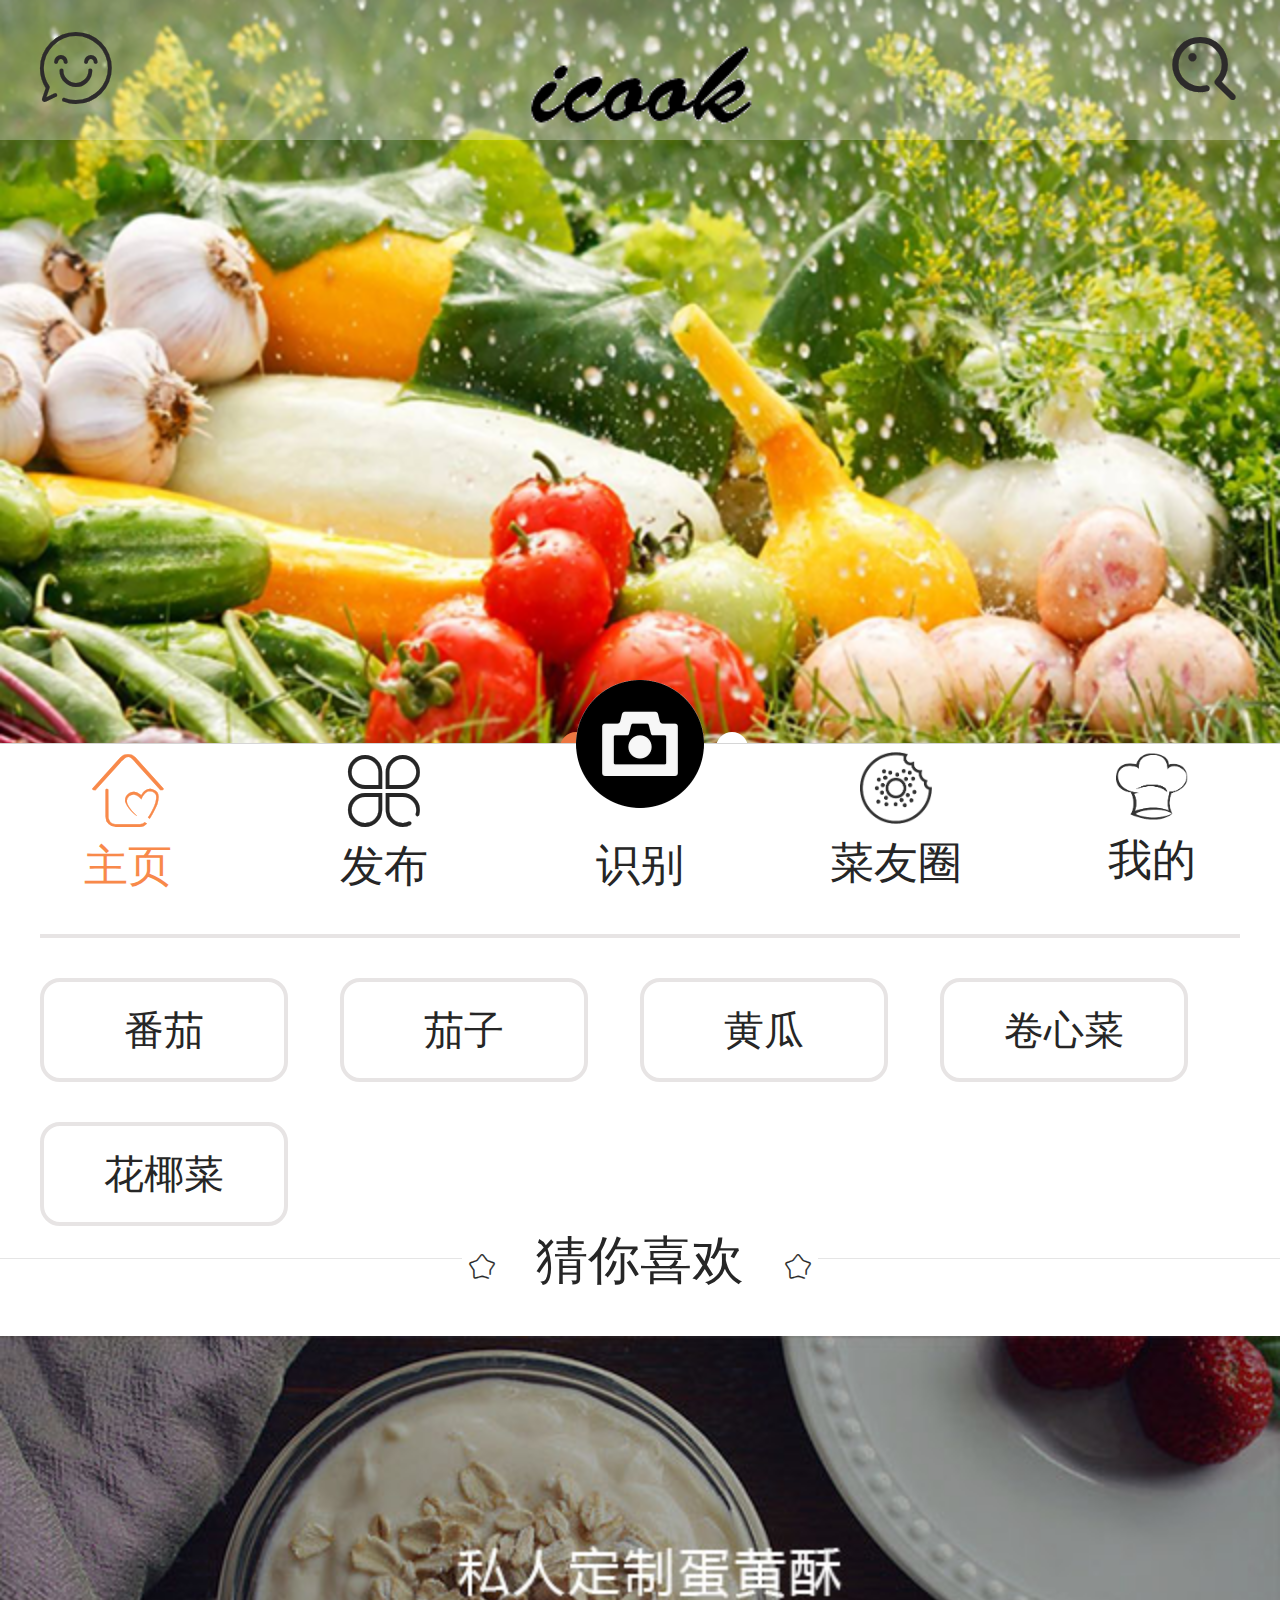
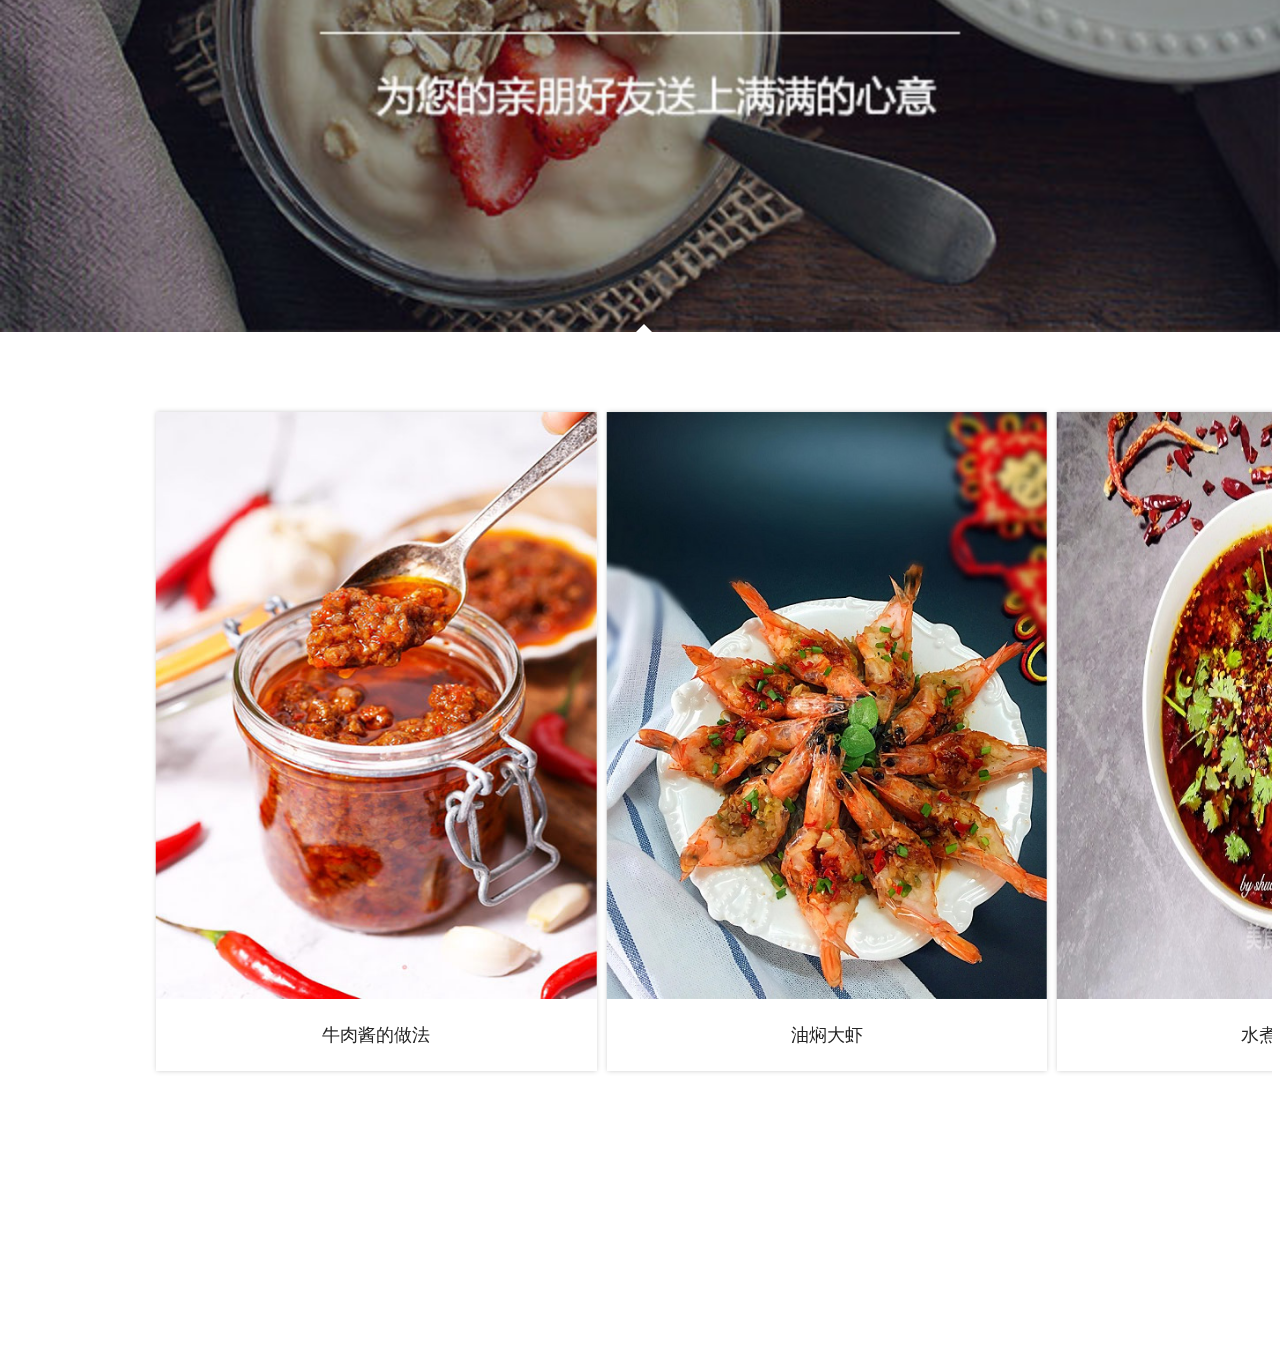
<file: static/index.html>
<!DOCTYPE html>
<html>

<head lang="en">
	<meta charset="utf-8">
	<meta http-equiv="X-UA-Compatible" content="IE=edge">
	<meta name="viewport" content="width=device-width, initial-scale=1">
	<title>icook首页</title>
	<link rel="stylesheet" href="css/public.css">
	<link rel="stylesheet" type="text/css" href="css/search.css" />
	<link rel="stylesheet" type="text/css" href="css/index.css" />
	<link rel="stylesheet" type="text/css" href="css/swiper.min.css" />
</head>

<body>
	<!--header-->
	<header class="clearfix">
		<a href="" class="fl">
			<i class="iconfont">&#xe61d;</i>
		</a>

		<h2 class="fl">
			<img src="images/name.png" alt="" />
		</h2>
		<a href="search.html" class="fr">
			<i class="iconfont">&#xe633;</i>
		</a>
	</header>
	<!--banner-->
	<div class="banner">
		<div class="bimgList clearfix">
			<a href="#">
				<img src="images/index1x.png" />
			</a>
		</div>
		<ul class="dotList">
			<li>
				<a href="#" class="on"></a>
			</li>
			<li>
				<a href="#"></a>
			</li>
			<li>
				<a href="#"></a>
			</li>
			<li>
				<a href="#"></a>
			</li>
		</ul>
	</div>

	<div class="search">
		<!--header-->
		<div class="history">
			<h2>时令蔬菜</h2>
			<div>
				<a href="">
					<span>番茄</span>
				</a>
				<a href="">
					<span>茄子</span>
				</a>
				<a href="">
					<span>黄瓜</span>
				</a>
				<a href="">
					<span>卷心菜</span>
				</a>
				<a href="">
					<span>花椰菜</span>
				</a>
			</div>
		</div>
	</div>

	<!--us-->
	<div class="us">
		<span></span>
		<h3>
			<i class="iconfont">&#xe689;</i>
			<a href="#">猜你喜欢</a>
			<i class="iconfont">&#xe689;</i>
		</h3>
		<span></span>
	</div>
	<div class="imgs">
		<a href="#">
			<img src="images/lx.jpg" />
		</a>
	</div>
	<!--usList-->
	<div class="swiper-container">
		<div class="swiper-wrapper">
			<div class="swiper-slide">
				<div class="xin">
					<ul class="clearfix">
						<li>
							<a href="#">
								<img src="images/food3.jpg" class="gameImg" />
								<p>牛肉酱的做法</p>
							</a>
						</li>
					</ul>
				</div>
			</div>
			<div class="swiper-slide">
				<div class="xin">
					<ul class="clearfix">
						<li>
							<a href="#">
								<img src="images/food5.jpg" class="gameImg" />
								<p>油焖大虾</p>
							</a>
						</li>
					</ul>
				</div>
			</div>
			<div class="swiper-slide">
				<div class="xin">
					<ul class="clearfix">
						<li>
							<a href="#">
								<img src="images/food4.jpg" class="gameImg" />
								<p>水煮牛肉</p>
							</a>
						</li>
					</ul>
				</div>
			</div>
			<div class="swiper-slide">
				<div class="xin">
					<ul class="clearfix">
						<li>
							<a href="#">
								<img src="images/food6.jpg" class="gameImg" />
								<p>凉拌猪蹄</p>
							</a>
						</li>
					</ul>
				</div>
			</div>
			<div class="swiper-slide">
				<div class="xin">
					<ul class="clearfix">
						<li>
							<a href="#">
								<img src="images/index_l3.jpg" class="gameImg" />
								<p>自制草莓冰</p>
							</a>
						</li>
					</ul>
				</div>
			</div>
			<div class="swiper-slide">
				<div class="xin">
					<ul class="clearfix">
						<li>
							<a href="#">
								<img src="images/index_l2.jpg" class="gameImg" />
								<p>自制蓝莓班戟</p>
							</a>
						</li>
					</ul>
				</div>
			</div>
			<div class="swiper-slide">
				<div class="xin">
					<ul class="clearfix">
						<li>
							<a href="#">
								<img src="images/index_l1.jpg" class="gameImg" />
								<p>自制柠檬茶</p>
							</a>
						</li>
					</ul>
				</div>
			</div>
		</div>
	</div>
	<div style="padding-top: 5rem;"></div>
	<!--footer-->
	<footer>
		<a href="index.html">
			<i class="iconfont">&#xe602;</i>
			<span>主页</span>
		</a>
		<a href="uploading1.html">
			<i class="iconfont">&#xe63a;</i>
			<span>发布</span>
		</a>
		<a href="">
			<img src="images/takephoto.png" />
			<span>识别</span>
		</a>
		<a href="circle.html">
			<img src="images/icon-ttq.png" />
			<span>菜友圈</span>
		</a>
		<a href="my.html">
			<img src="images/icon-csm.png" />
			<span>我的</span>
		</a>
	</footer>
	<script type="text/javascript" src="js/public.js"></script>
	<script src="js/jquery-1.12.4.min.js" type="text/javascript" charset="utf-8"></script>
	<script src="js/swiper.min.js" type="text/javascript" charset="utf-8"></script>
	<script type="text/javascript">
		var swiper = new Swiper('.swiper-container', {
			slidesPerView: 4,
			centeredSlides: true,
			paginationClickable: true,
			spaceBetween: 10
		});
	</script>





</body>

</html>
</file>
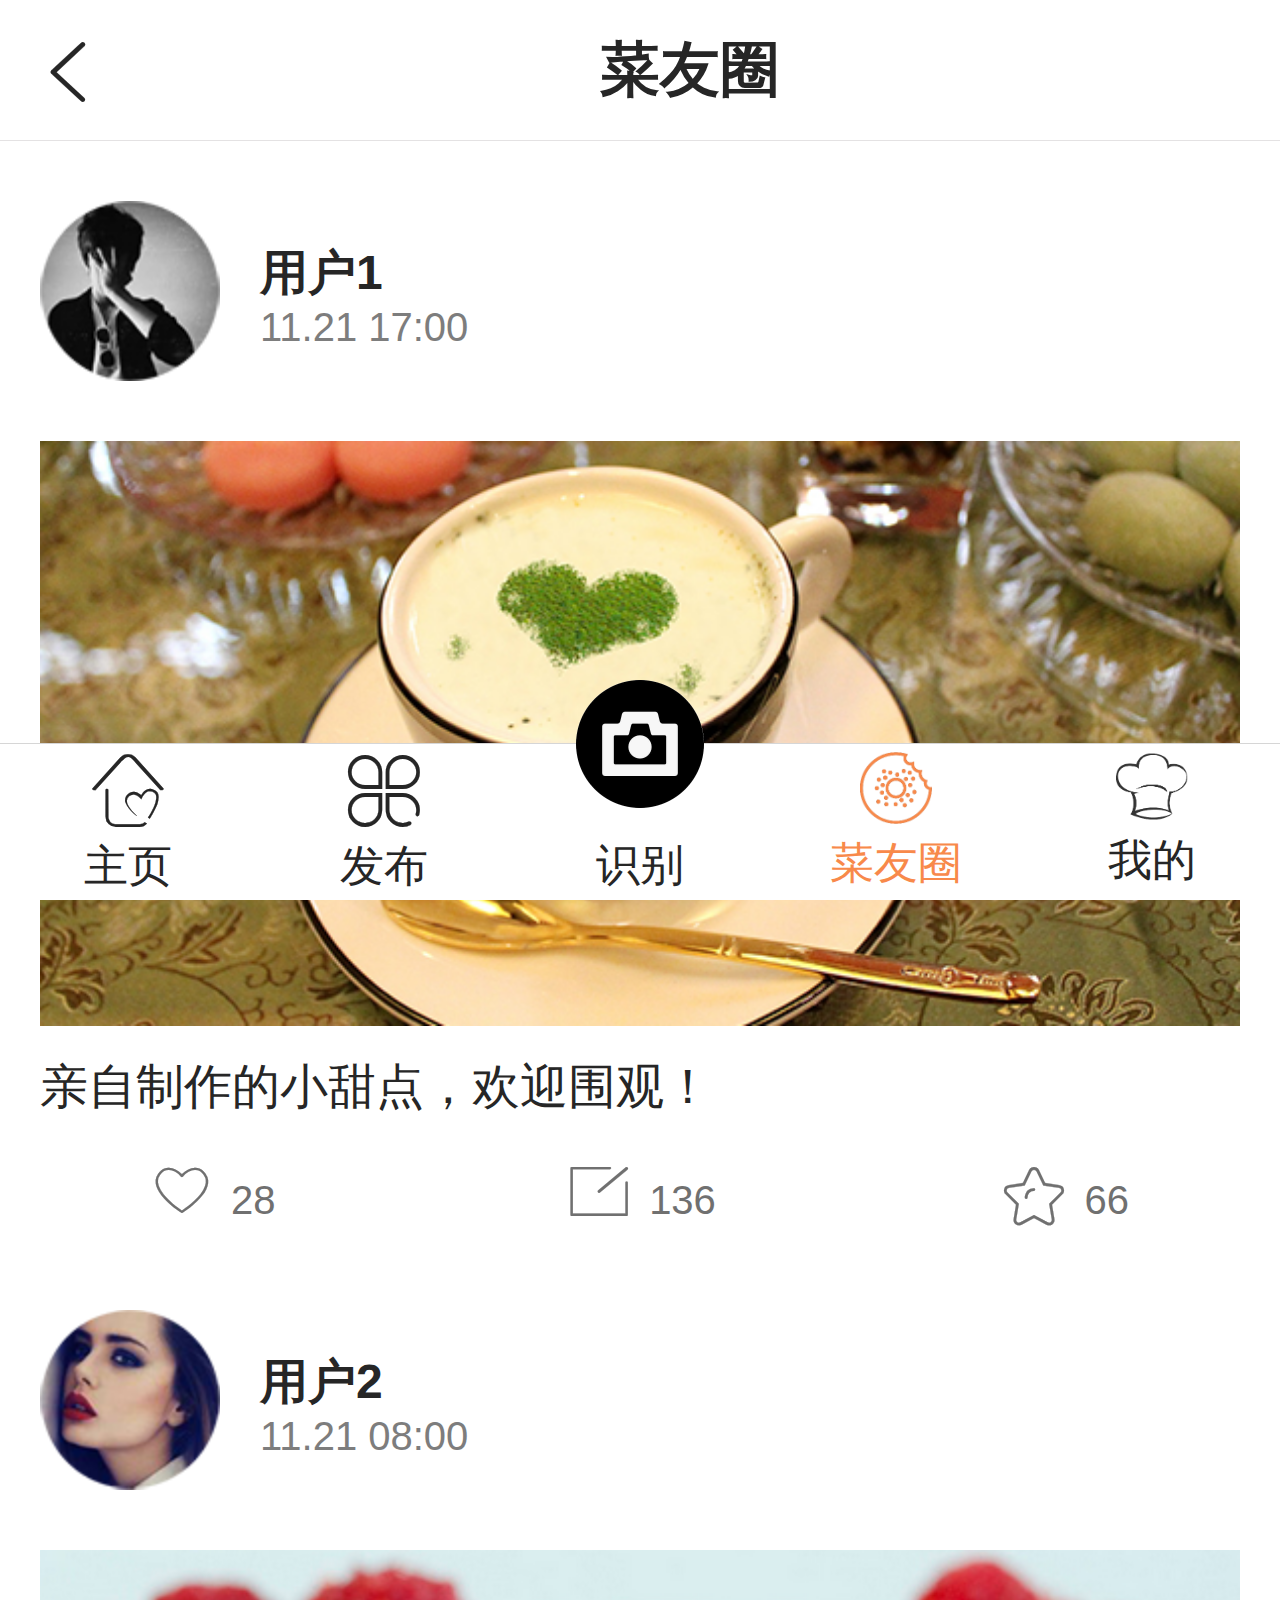
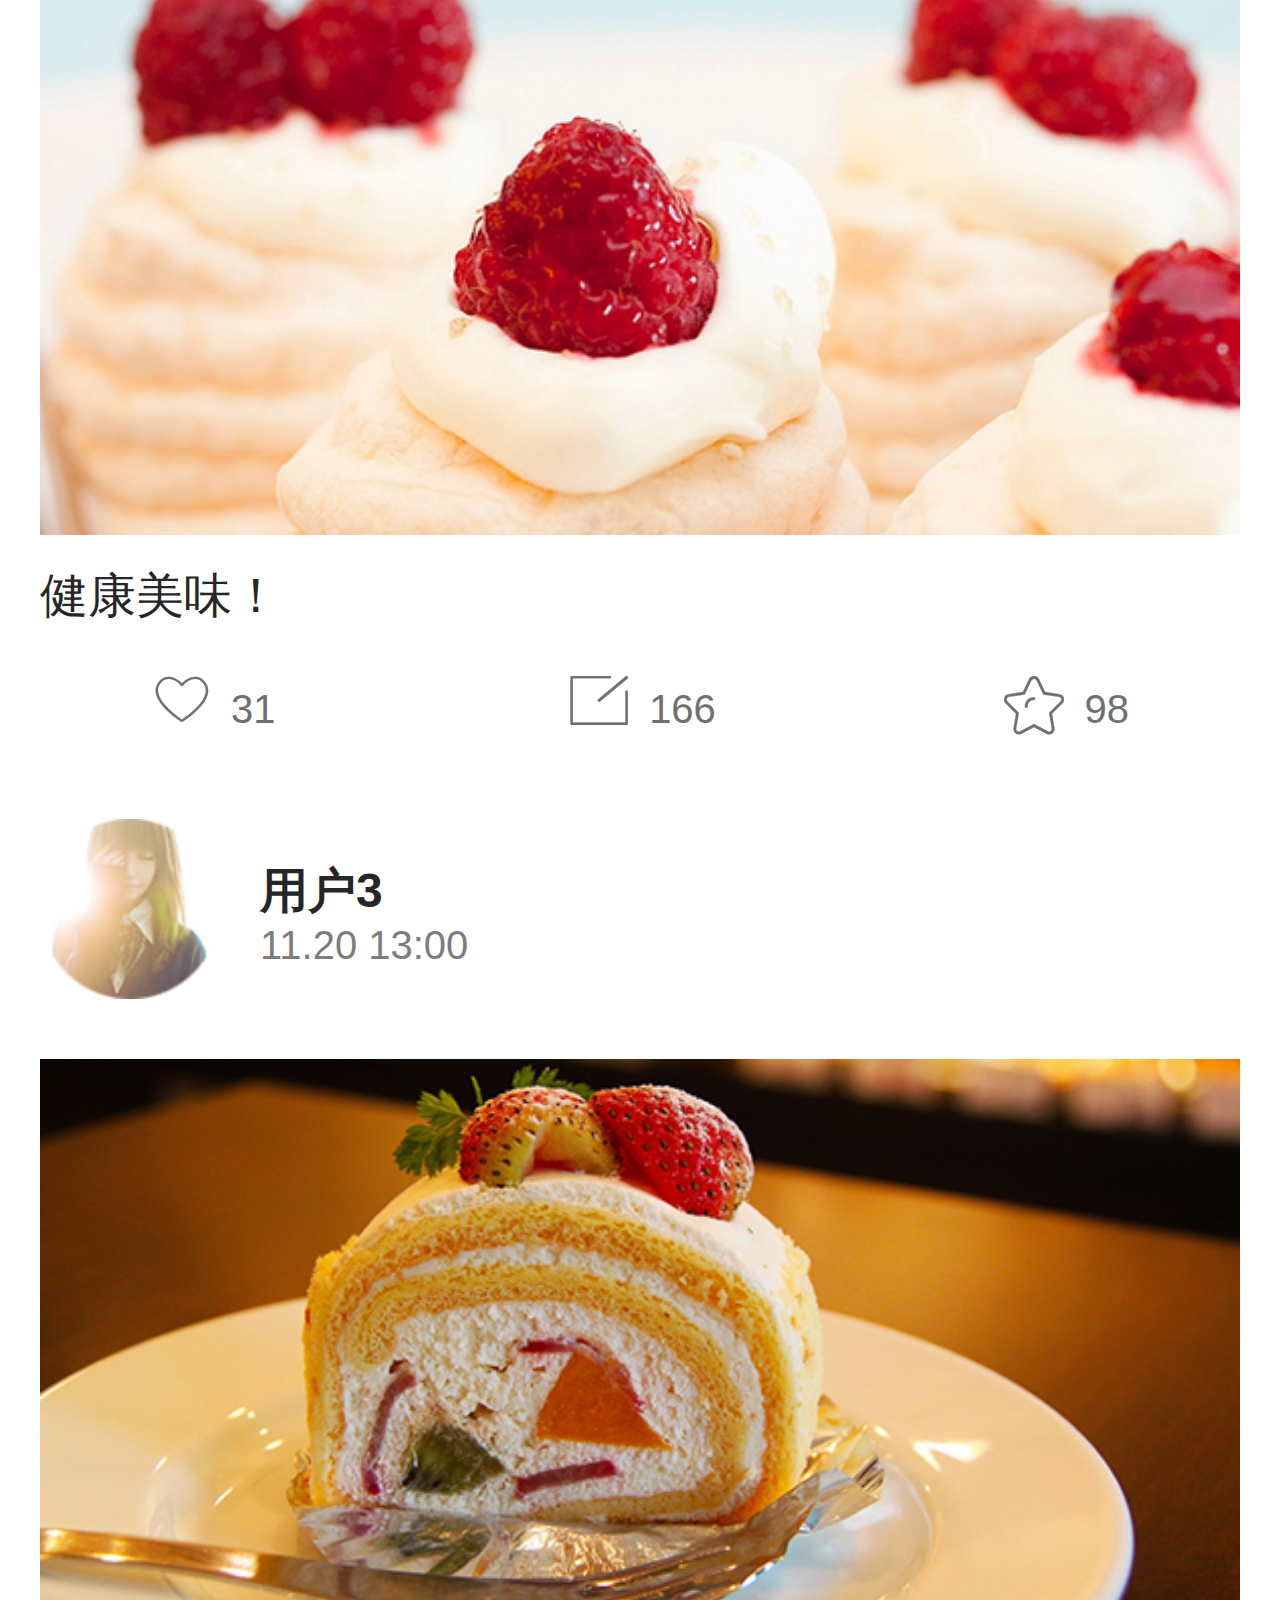
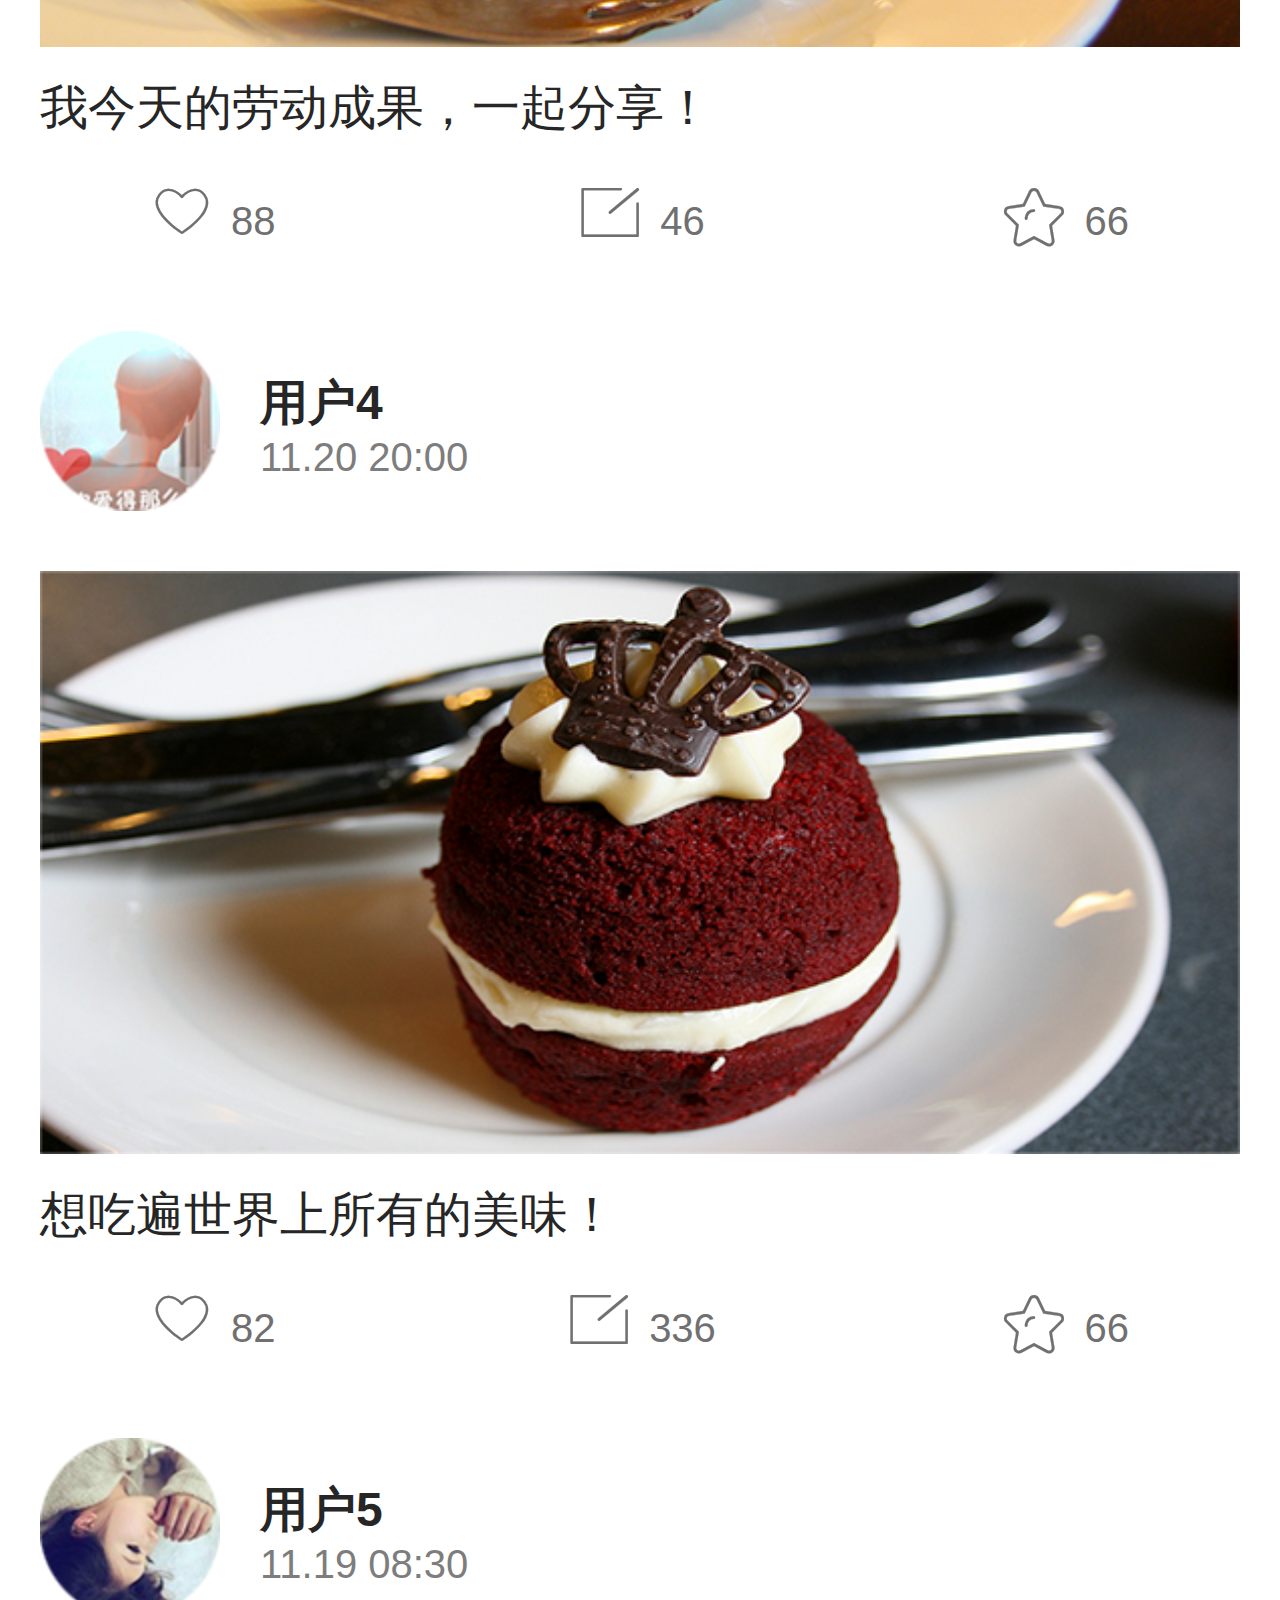
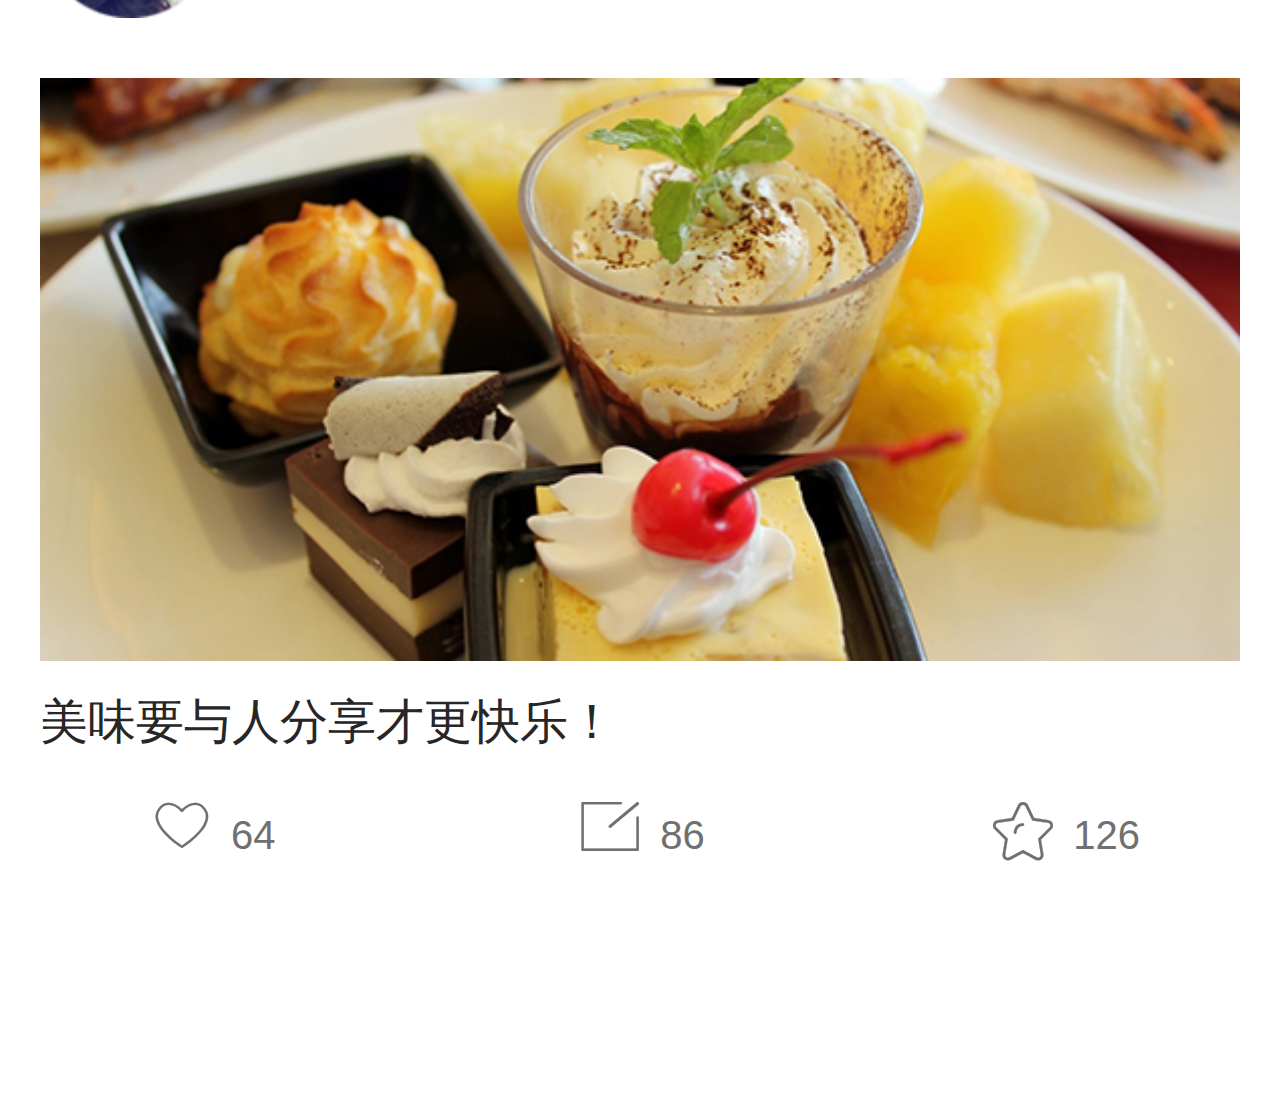
<file: static/circle.html>
<!DOCTYPE html>
<html>
	<head>
		<meta charset="utf-8" />
		<meta http-equiv="X-UA-Compatible" content="IE=edge">
    	<meta name="viewport" content="width=device-width, initial-scale=1">
		<title>菜友圈</title>
		<link rel="stylesheet" href="css/public.css" />
		<link rel="stylesheet" href="css/sweetRing.css" />


	</head>
	<body>
		<div class="sweetR">
			<!--header-->
			<header class="clearfix">
				<a class="fl" href="index.html"><i class="iconfont">&#xe632;</i></a>
				<h3>菜友圈</h3>
				<!-- <a href="search.html"><i class="iconfont">&#xe603;</i></a> -->
			</header>
			<!--nav-->
			<nav>
				<ul class="clearfix tabli" style="width:0px;height:0px">
					
				</ul>
			</nav>
			<div class="bott tabbott">
				<!--conleft-->
				<div class="conleft">
					<div class="con">
						<div class="person clearfix">
							<a class="fl" href="#"><img src="images/sR-touxiang.png"/></a>
							<p class="fl"><strong>用户1</strong><span>11.21 17:00</span></p>
						</div>
						<a href="sRdetail.html"><img src="images/sR-img05.png"/></a>
						<p>亲自制作的小甜点，欢迎围观！</p>
						<p>
							<span><i class="iconfont">&#xe6b3;</i>28</span>
							<span><i class="iconfont">&#xe65b;</i>136</span>
							<span><i class="iconfont">&#xe892;</i>66</span>
						</p>
					</div>
					<div class="con">
						<div class="person clearfix">
							<a class="fl" href="#"><img src="images/sR-touxiang1.png"/></a>
							<p class="fl"><strong>用户2</strong><span>11.21 08:00</span></p>
				
						</div>
						<a href="#"><img src="images/sR-img02.png"/></a>
						<p>健康美味！</p>
						<p>
							<span><i class="iconfont">&#xe6b3;</i>31</span>
							<span><i class="iconfont">&#xe65b;</i>166</span>
							<span><i class="iconfont">&#xe892;</i>98</span>
						</p>
					</div>
					<div class="con">
						<div class="person clearfix">
							<a class="fl" href="#"><img src="images/sR-touxiang6.png"/></a>
							<p class="fl"><strong>用户3</strong><span>11.20 13:00</span></p>
						</div>
						<a href="#"><img src="images/sR-img03.png"/></a>
						<p>我今天的劳动成果，一起分享！</p>
						<p>
							<span><i class="iconfont">&#xe6b3;</i>88</span>
							<span><i class="iconfont">&#xe65b;</i>46</span>
							<span><i class="iconfont">&#xe892;</i>66</span>
						</p>
					</div>
					<div class="con">
						<div class="person clearfix">
							<a class="fl" href="#"><img src="images/sR-touxiang7.png"/></a>
							<p class="fl"><strong>用户4</strong><span>11.20 20:00</span></p>
							<!-- <span class="fr">+关注</span> -->
						</div>
						<a href="#"><img src="images/sR-img01.png"/></a>
						<p>想吃遍世界上所有的美味！</p>
						<p>
							<span><i class="iconfont">&#xe6b3;</i>82</span>
							<span><i class="iconfont">&#xe65b;</i>336</span>
							<span><i class="iconfont">&#xe892;</i>66</span>
						</p>
					</div>
					<div class="con con1">
						<div class="person clearfix">
							<a class="fl" href="#"><img src="images/sR-touxiang8.png"/></a>
							<p class="fl"><strong>用户5</strong><span>11.19 08:30</span></p>
							<!-- <span class="fr">+关注</span> -->
						</div>
						<a href="#"><img src="images/sR-img04.png"/></a>
						<p>美味要与人分享才更快乐！</p>
						<p>
							<span><i class="iconfont">&#xe6b3;</i>64</span>
							<span><i class="iconfont">&#xe65b;</i>86</span>
							<span><i class="iconfont">&#xe892;</i>126</span>
						</p>
					</div>
				</div>

			</div>
			<!--footer-->
			<footer>
				<a href="index.html"><i class="iconfont">&#xe602;</i><span>主页</span></a>
				<a href="uploading1.html"><i class="iconfont">&#xe63a;</i><span>发布</span></a>
				<a href="demo.html"><img src="images/takephoto.png"/><span>识别</span></a>
				<a href="circle.html"><img src="images/icon-ttq1.png"/><span>菜友圈</span></a>
				<a href="my.html"><img src="images/icon-csm.png"/><span>我的</span></a>
		</footer>
		</div>
	</body>
	<script type="text/javascript" src="js/public.js" ></script>
	<script src="js/jquery-1.12.4.min.js" type="text/javascript" charset="utf-8"></script>
	<script src="js/tab.js" type="text/javascript" charset="utf-8"></script>
</html>
</file>
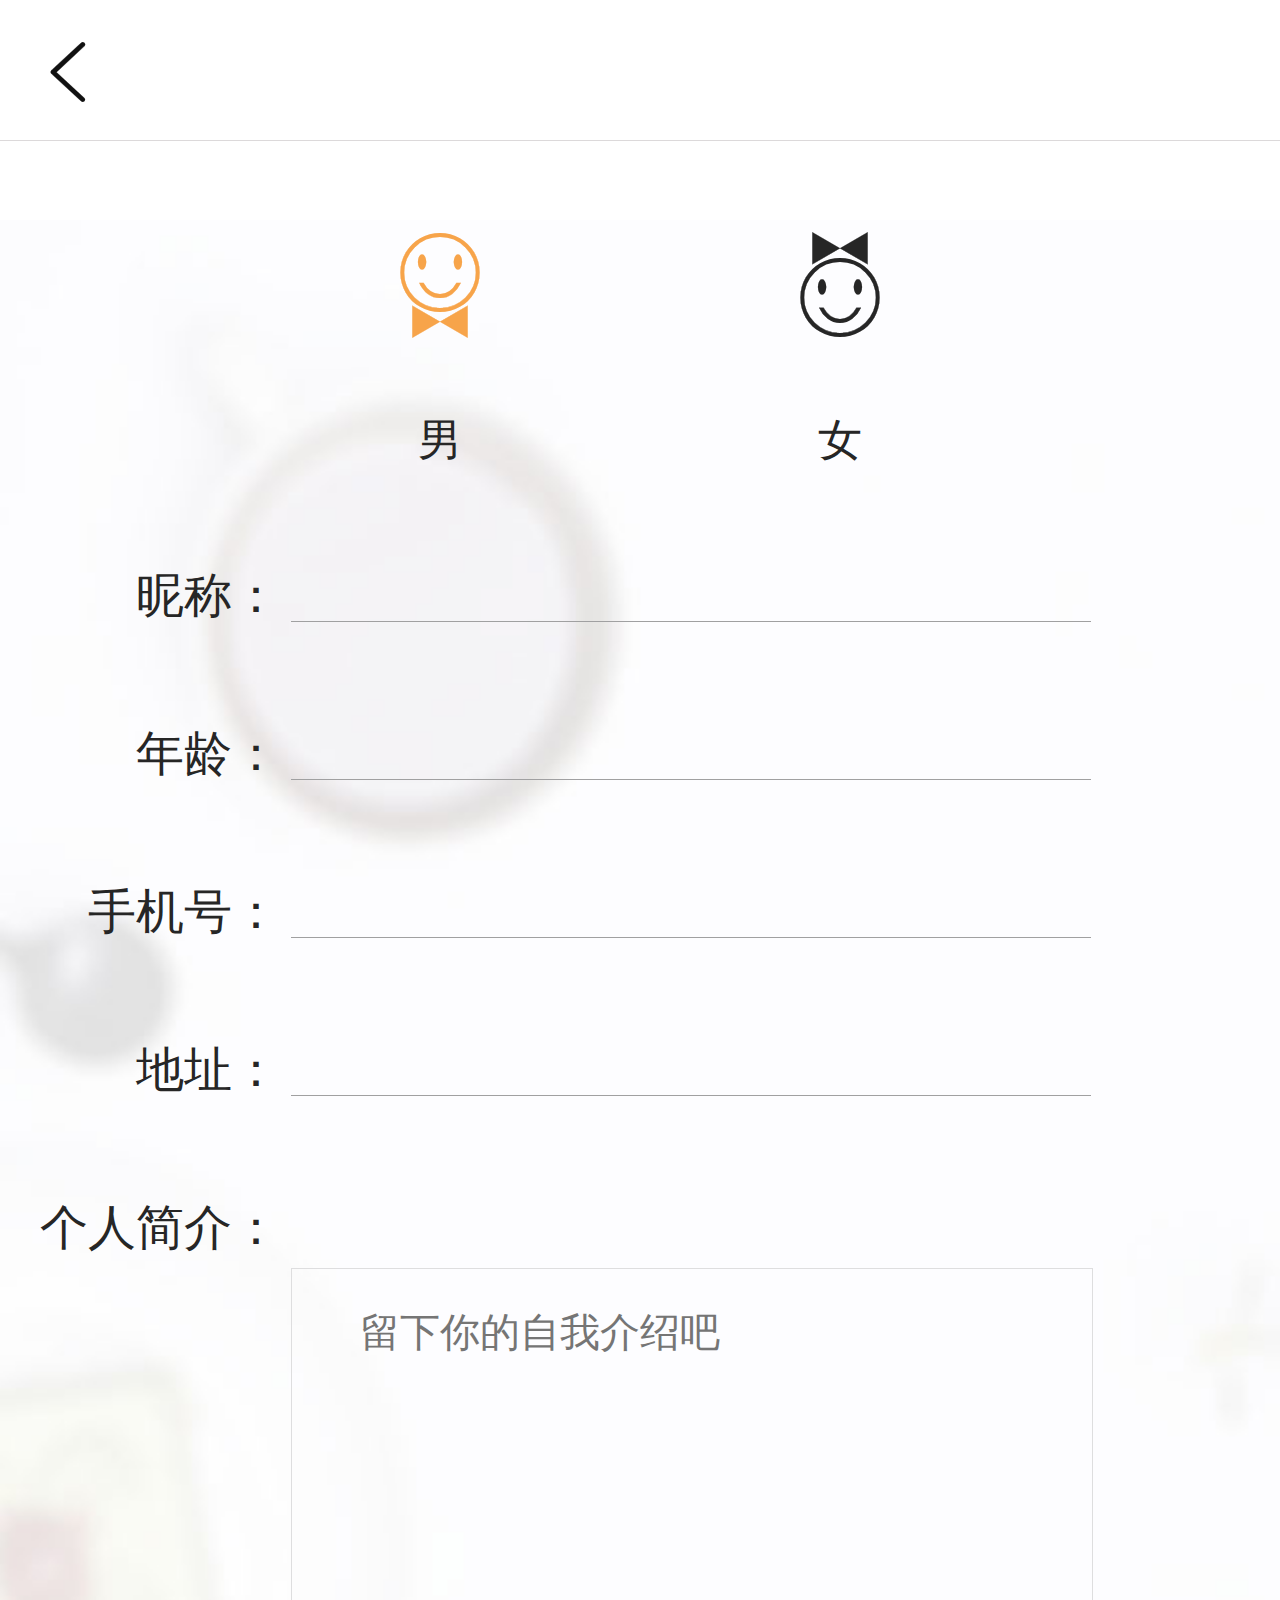
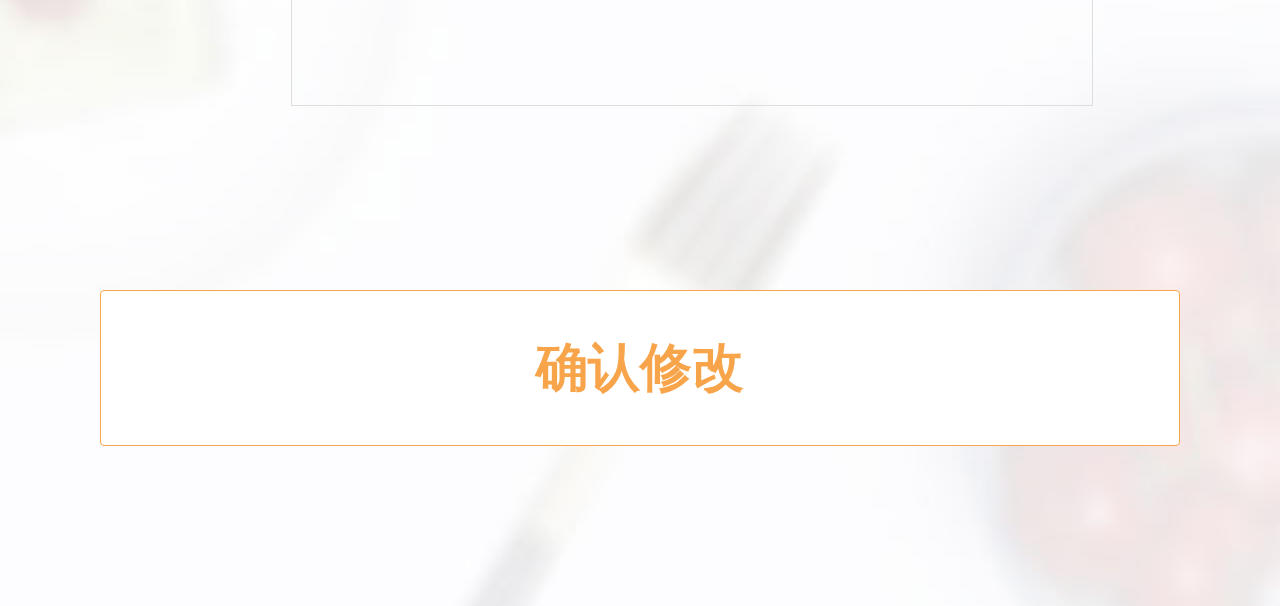
<file: static/EditData.html>
<!DOCTYPE html>
<html lang="en">
	<head>
		<meta charset="UTF-8">
		<meta http-equiv="X-UA-Compatible" content="IE=edge">
		<meta name="viewport" content="width=device-width, initial-scale=1">
		<link rel="stylesheet" href="css/public.css" />
		<link rel="stylesheet" href="css/EditData.css" />
		<script src="js/public.js" type="text/javascript" charset="utf-8"></script>
		<title>编辑资料</title>
		
	</head>
	<body>
		<div class="Edit">
			<!--header-->
			<header>
				<a href="my.html"><i class="iconfont">&#xe632;</i></a>
			</header>
			<!--form-->
			<form action="" method="post">
				<div class="tit">
					<span>
						<i class="iconfont">&#xe606;</i>
						<p>男</p>
					</span>
					<span>
						<i class="iconfont">&#xe609;</i>
						<p>女</p>
					</span>
				</div>
				<p>
					<label>昵称：</label>
					<input type="text" name="" id="" value="" />
				</p>
				<p>
					<label>年龄：</label>
					<input type="text" name="" id="" value="" />
				</p>
				<p>
					<label>手机号：</label>
					<input type="text" name="" id="" value="" />
				</p>
				<p>
					<label>地址：</label>
					<input type="text" name="" id="" value="" />
				</p>
				<p>
					<label>个人简介：</label>
					<textarea placeholder="留下你的自我介绍吧"></textarea>
				</p>
				<input type="submit" name="" id="" value="确认修改" />
			</form>
		</div>
	</body>
</html>
</file>
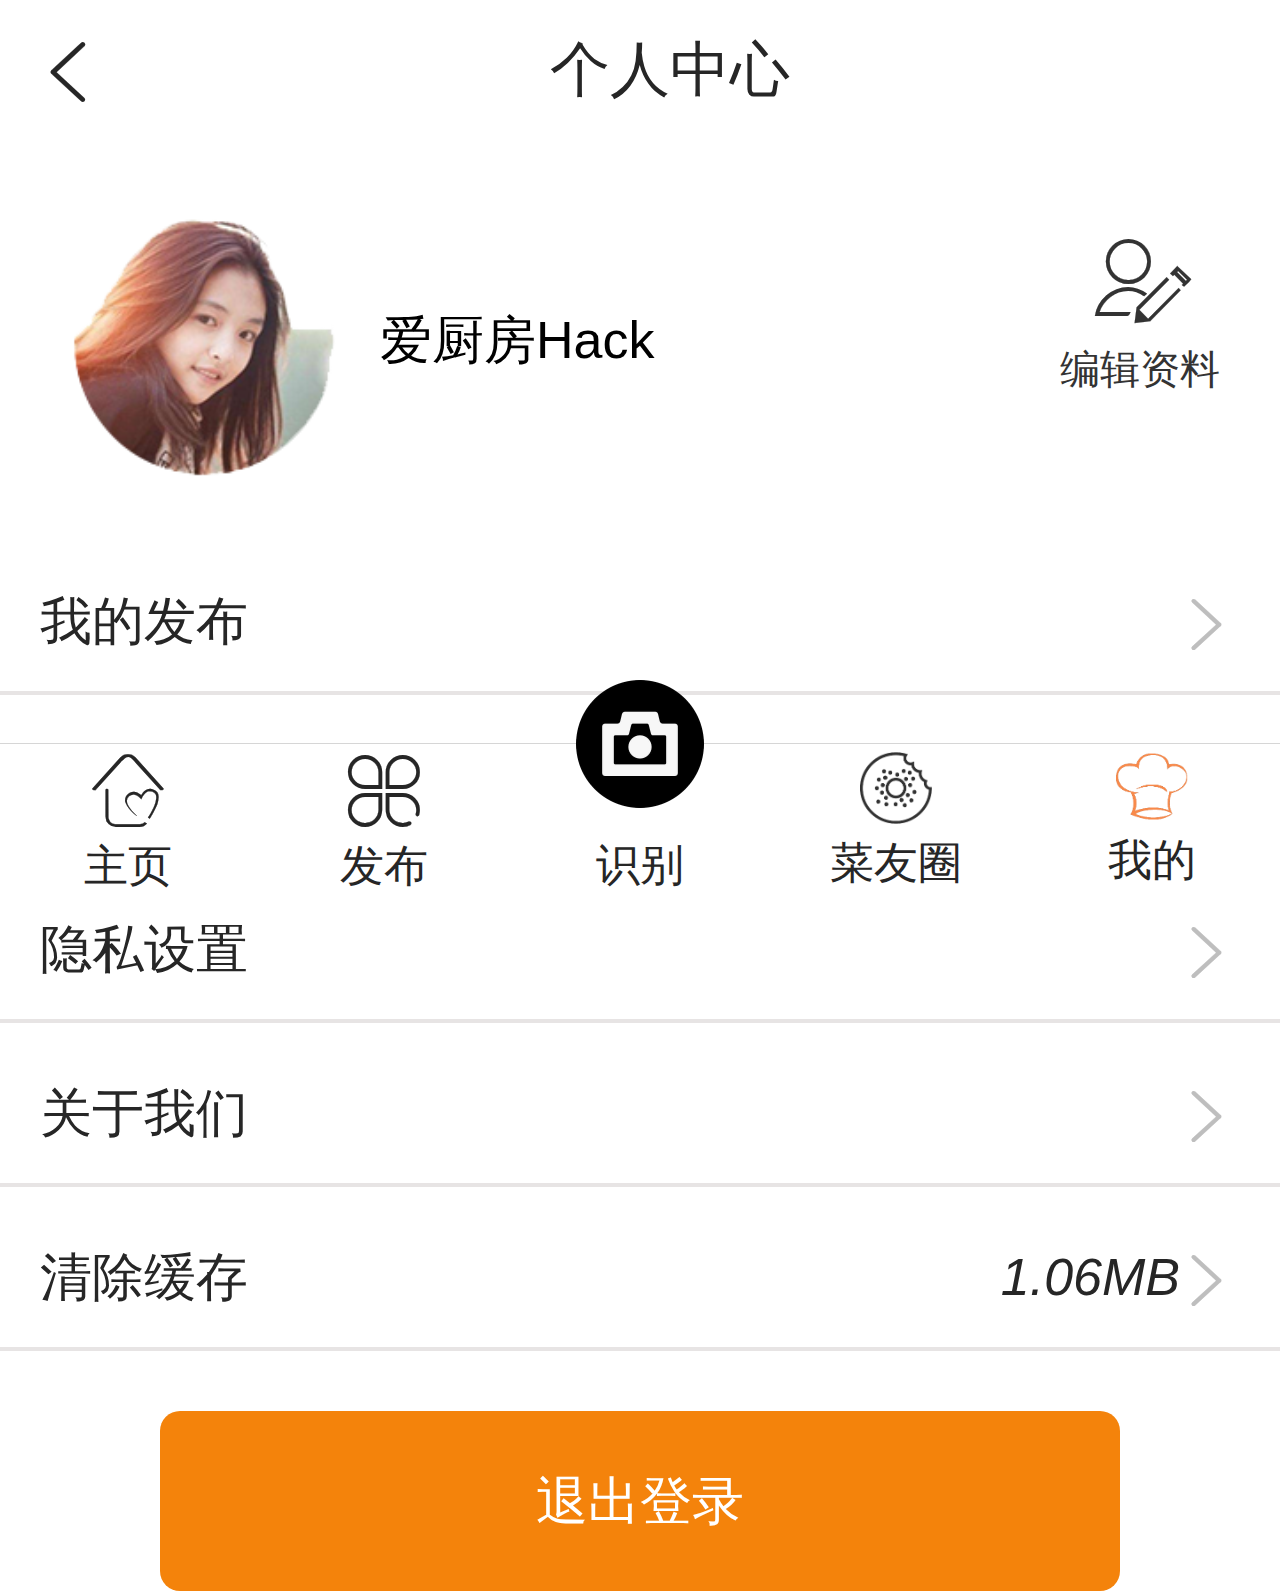
<file: static/my.html>
<!DOCTYPE html>
<html>

	<head lang="en">
		<meta charset="UTF-8">
		<meta http-equiv="X-UA-Compatible" content="IE=edge">
		<meta name="viewport" content="width=device-width, initial-scale=1">
		<title>个人中心</title>
		<link rel="stylesheet" href="css/public.css" />
		<link rel="stylesheet" href="css/my.css" />
		<link rel="stylesheet" type="text/css" href="css/set.css" />

		<!--[if lt IE 9]>
	      <script src="js/html5shiv.js"></script>
	      <script src="js/respond.js"></script>
	    <![endif]-->
	</head>

	<body style="">
		<div class="memenber">
			<header>
				<a href="index.html"><i class="iconfont">&#xe632;</i></a>
				<h2>个人中心</h2>
				
			</header>
			<div class="memList">
				<div class="top">
					<a href="#"><img src="images/icon_m1.png"/></a>
					<p>爱厨房Hack</p>
					<a href="EditData.html">
						<i class="iconfont">&#xe624;</i>
						<span>编辑资料</span>
					</a>
					<!-- <a href="EditData.html">
						<i class="iconfont">&#xe65d;</i>
						<span>点我设置</span>
					</a> -->
				</div>

			</div>

			<div id="" class="set">
	
					<!--setList-->
					<div class="setList" style="margin-top: 0px;height:500px">
						<p class=""><span>我的发布</span><a href="MyWork.html"><i class="iconfont">&#xe60f;</i></a></p>
						<p class=""><span>我的收藏</span><a href="MyStar.html"><i class="iconfont">&#xe60f;</i></a></p>
						
						<p class=""><span>隐私设置</span><a href=""><i class="iconfont">&#xe60f;</i></a></p>
						<p class=""><span>关于我们</span><a href=""><i class="iconfont">&#xe60f;</i></a></p>
						
						<p class=""><span>清除缓存</span><a href=""><em>1.06MB</em><i class="iconfont">&#xe60f;</i></a></p>
						<p><a href="#">退出登录</a></p>
					</div>
					
				</div>

		
			<footer>
				<a href="index.html"><i class="iconfont">&#xe602;</i><span>主页</span></a>
				<a href="uploading1.html"><i class="iconfont">&#xe63a;</i><span>发布</span></a>
				<a href=""><img src="images/takephoto.png"/><span>识别</span></a>
				<a href="circle.html"><img src="images/icon-ttq.png"/><span>菜友圈</span></a>
				<a href="my.html"><img src="images/icon-csm1.png"/><span>我的</span></a>
		</footer>
		</div>
	</body>
	<script src="js/jquery-1.12.4.min.js" type="text/javascript" charset="utf-8"></script>
	<script type="text/javascript" src="js/public.js"></script>
	<script src="js/tab.js" type="text/javascript" charset="utf-8"></script>
</html>
</file>
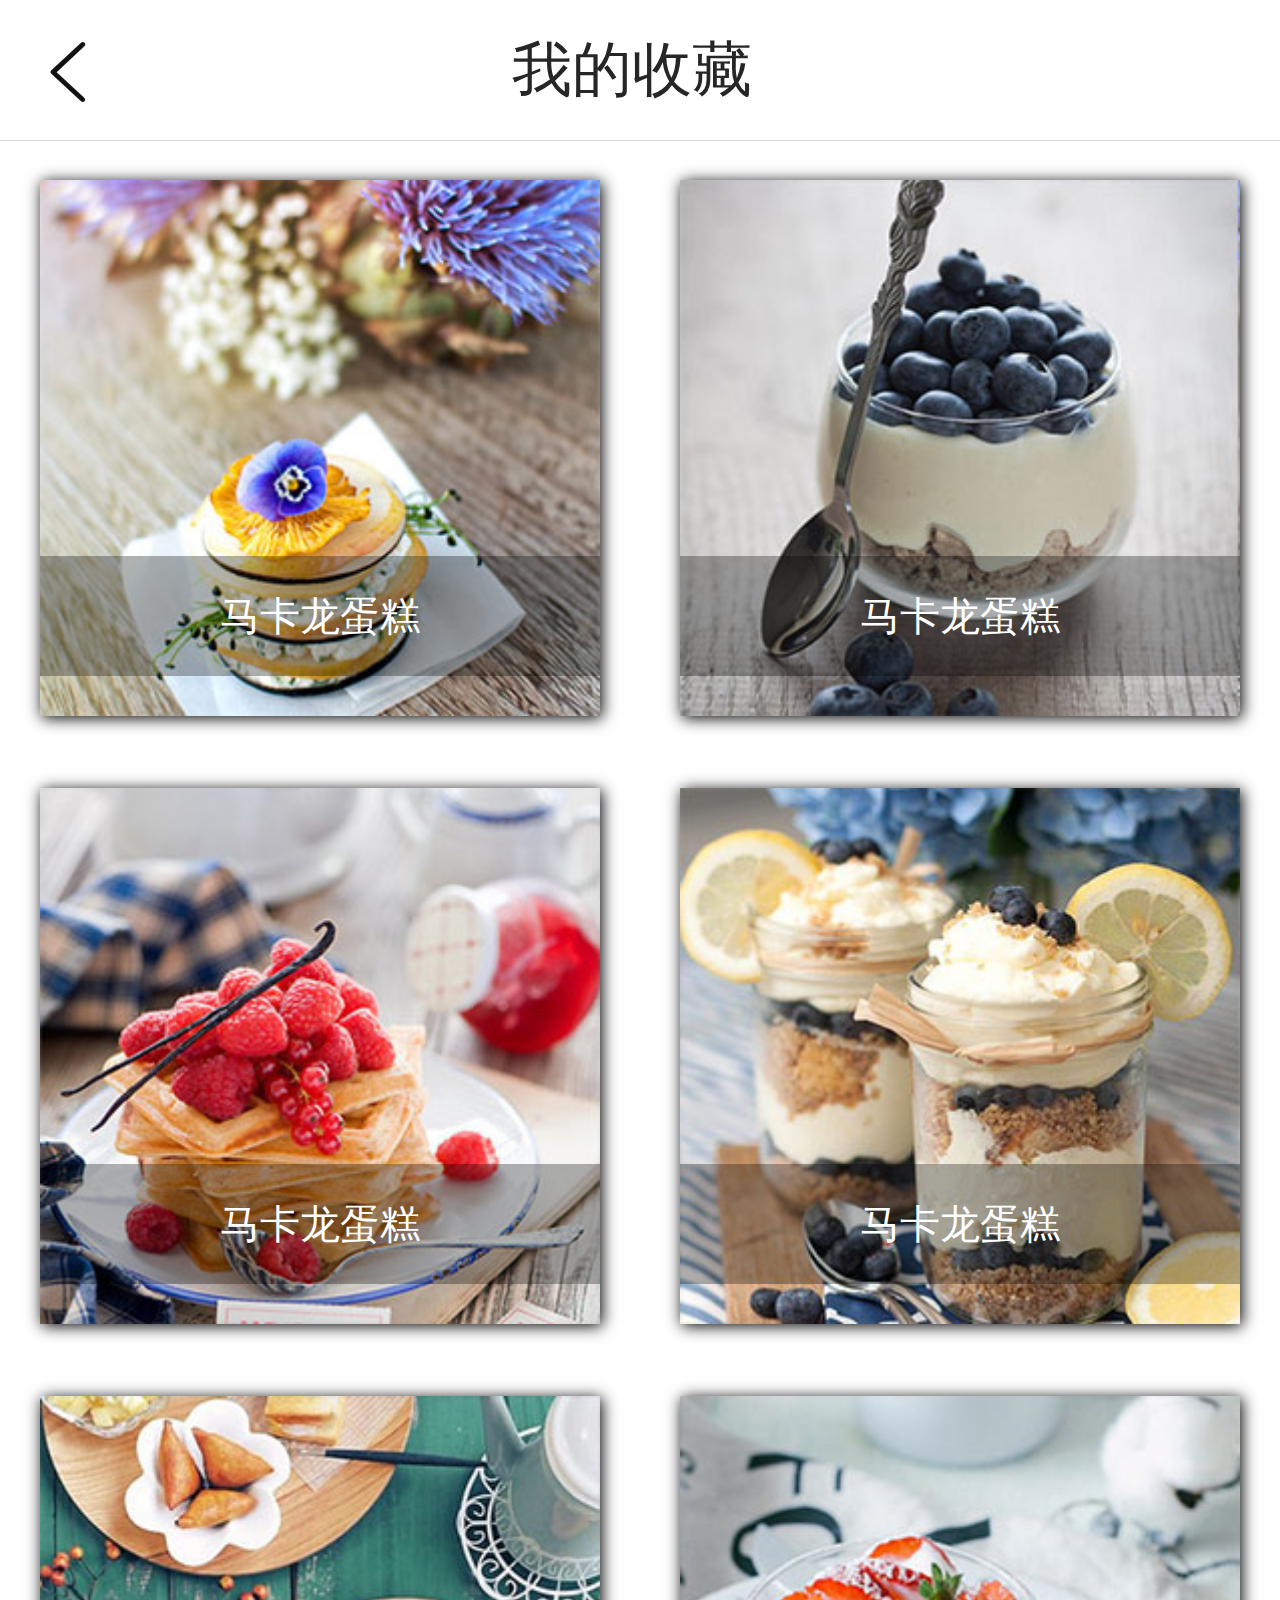
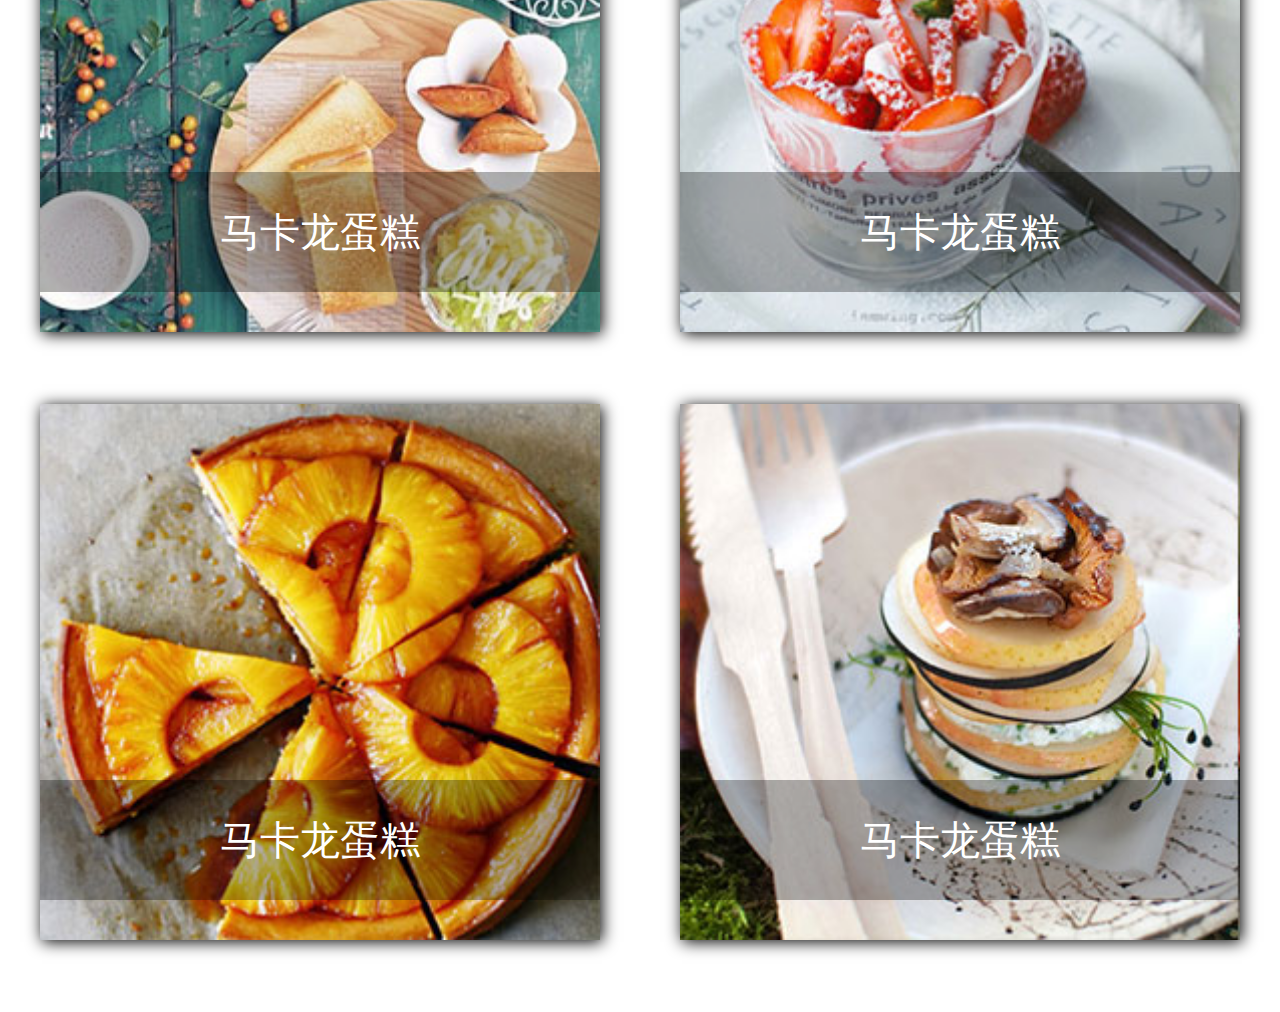
<file: static/MyStar.html>
<!DOCTYPE html>
<html lang="en">
	<head>
		<meta charset="UTF-8">
		<meta http-equiv="X-UA-Compatible" content="IE=edge">
		<meta name="viewport" content="width=device-width, initial-scale=1">
		<link rel="stylesheet" href="css/public.css" />
		<link rel="stylesheet" href="css/MyWork.css" />
		<script src="js/public.js" type="text/javascript" charset="utf-8"></script>
		<title>我的作品</title>
	</head>
	<body>
		<div class="MyW">
			<!--header-->
			<header>
				<a href="my.html"><i class="iconfont">&#xe632;</i></a>
				<h4>我的收藏</h4>
			</header>
			<!--content-->
			<div class="content">
				<dl>
					<dt><a href="TTQXQZ.html"><img src="images/MyW-01.jpg"/></a></dt>
					<dd><a href="TTQXQZ.html">马卡龙蛋糕</a></dd>
				</dl>
				<dl>
					<dt><a href=""><img src="images/MyW-02.jpg"/></a></dt>
					<dd><a href="">马卡龙蛋糕</a></dd>
				</dl>
				<dl>
					<dt><a href=""><img src="images/MyW-03.jpg"/></a></dt>
					<dd><a href="">马卡龙蛋糕</a></dd>
				</dl>
				<dl>
					<dt><a href=""><img src="images/MyW-04.jpg"/></a></dt>
					<dd><a href="">马卡龙蛋糕</a></dd>
				</dl>
				<dl>
					<dt><a href=""><img src="images/MyW-05.jpg"/></a></dt>
					<dd><a href="">马卡龙蛋糕</a></dd>
				</dl>
				<dl>
					<dt><a href=""><img src="images/MyW-06.jpg"/></a></dt>
					<dd><a href="">马卡龙蛋糕</a></dd>
				</dl>
				<dl>
					<dt><a href=""><img src="images/MyW-07.jpg"/></a></dt>
					<dd><a href="">马卡龙蛋糕</a></dd>
				</dl>
				<dl>
					<dt><a href=""><img src="images/MyW-08.jpg"/></a></dt>
					<dd><a href="">马卡龙蛋糕</a></dd>
				</dl>
			</div>
		</div>
	</body>
</html>
</file>
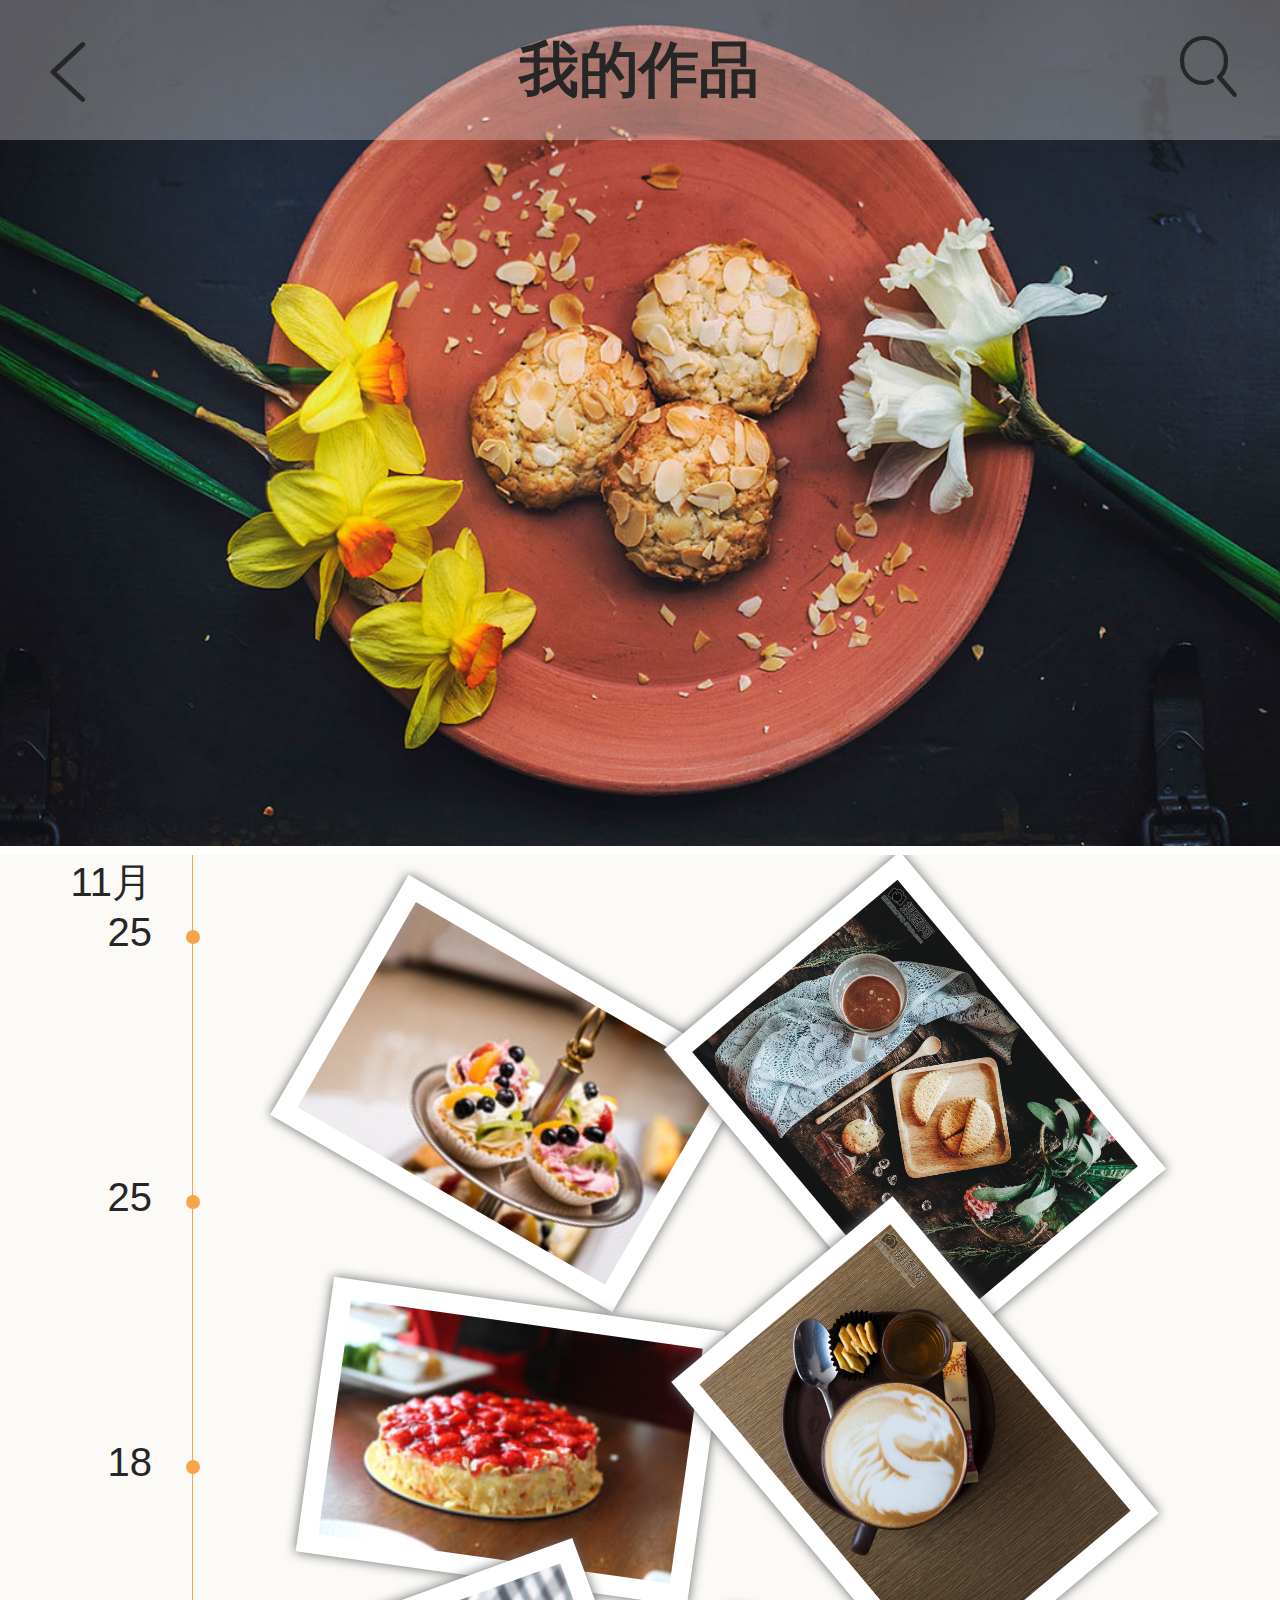
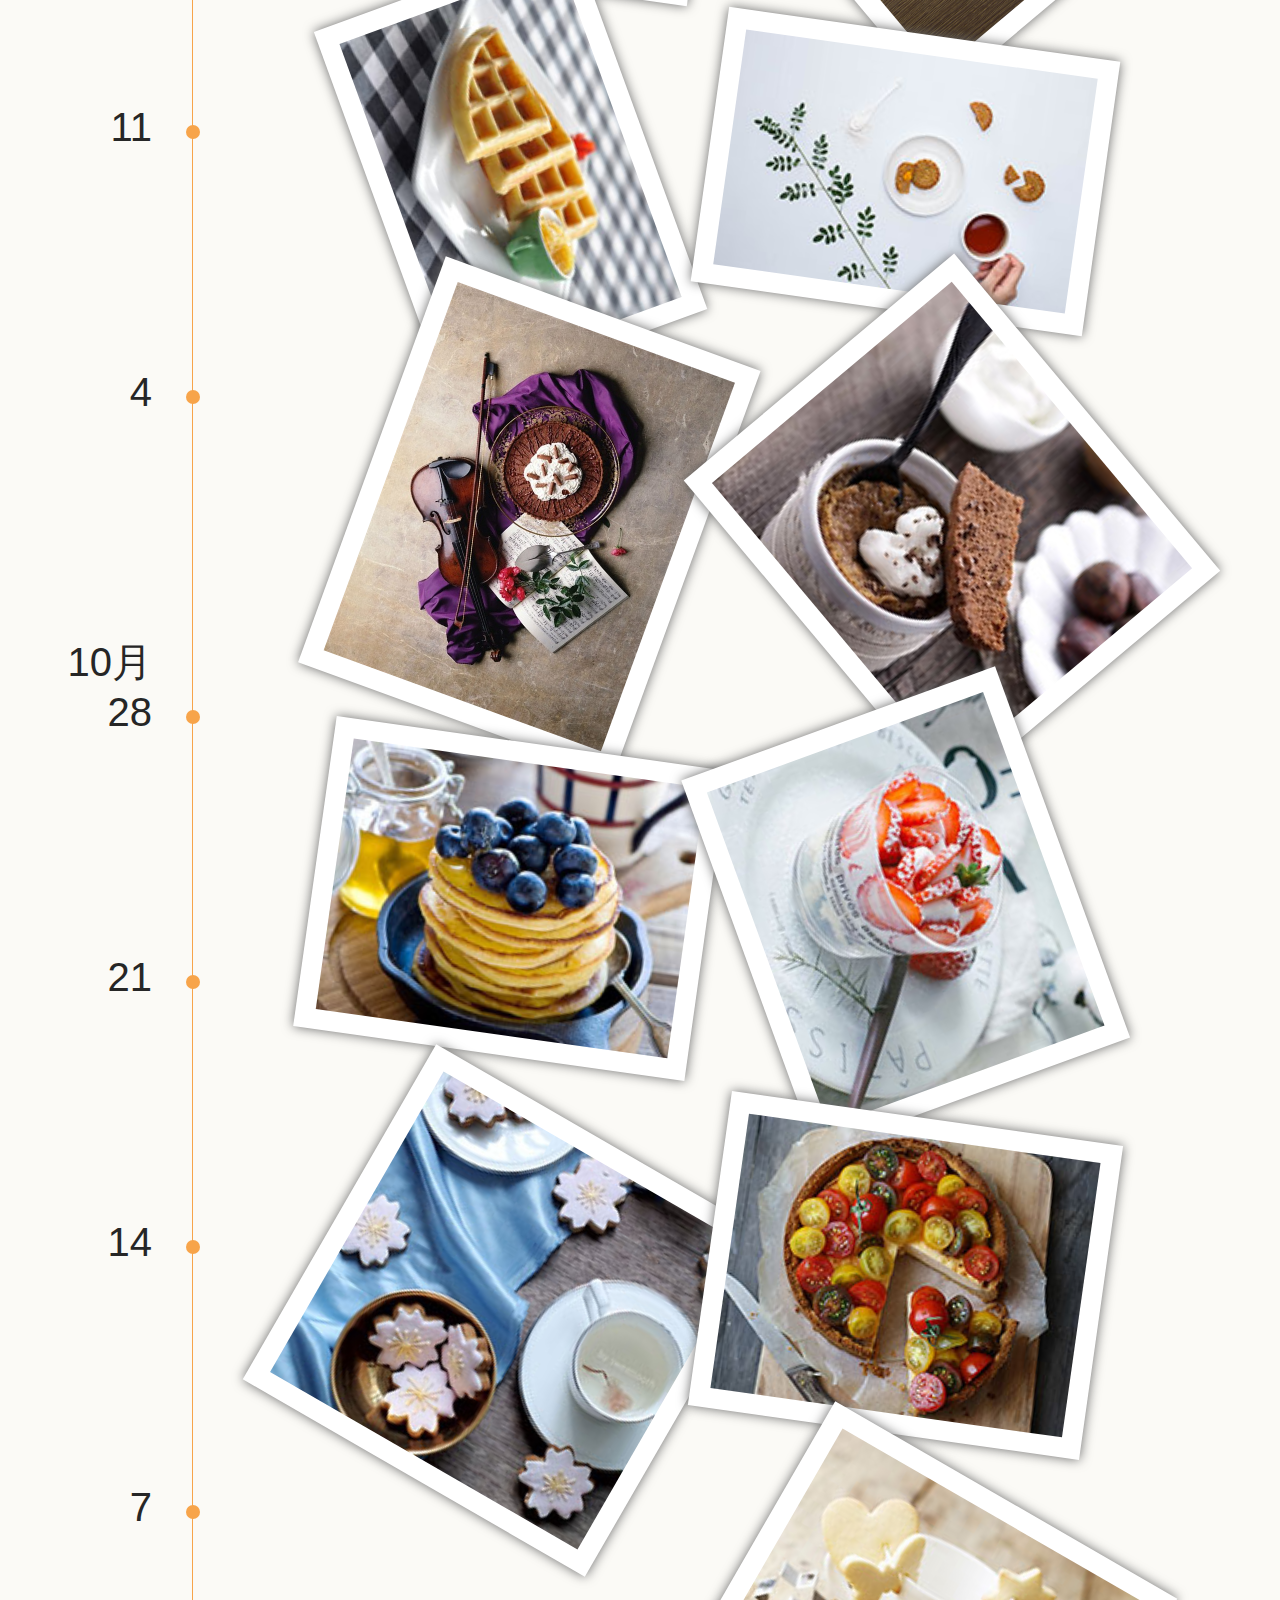
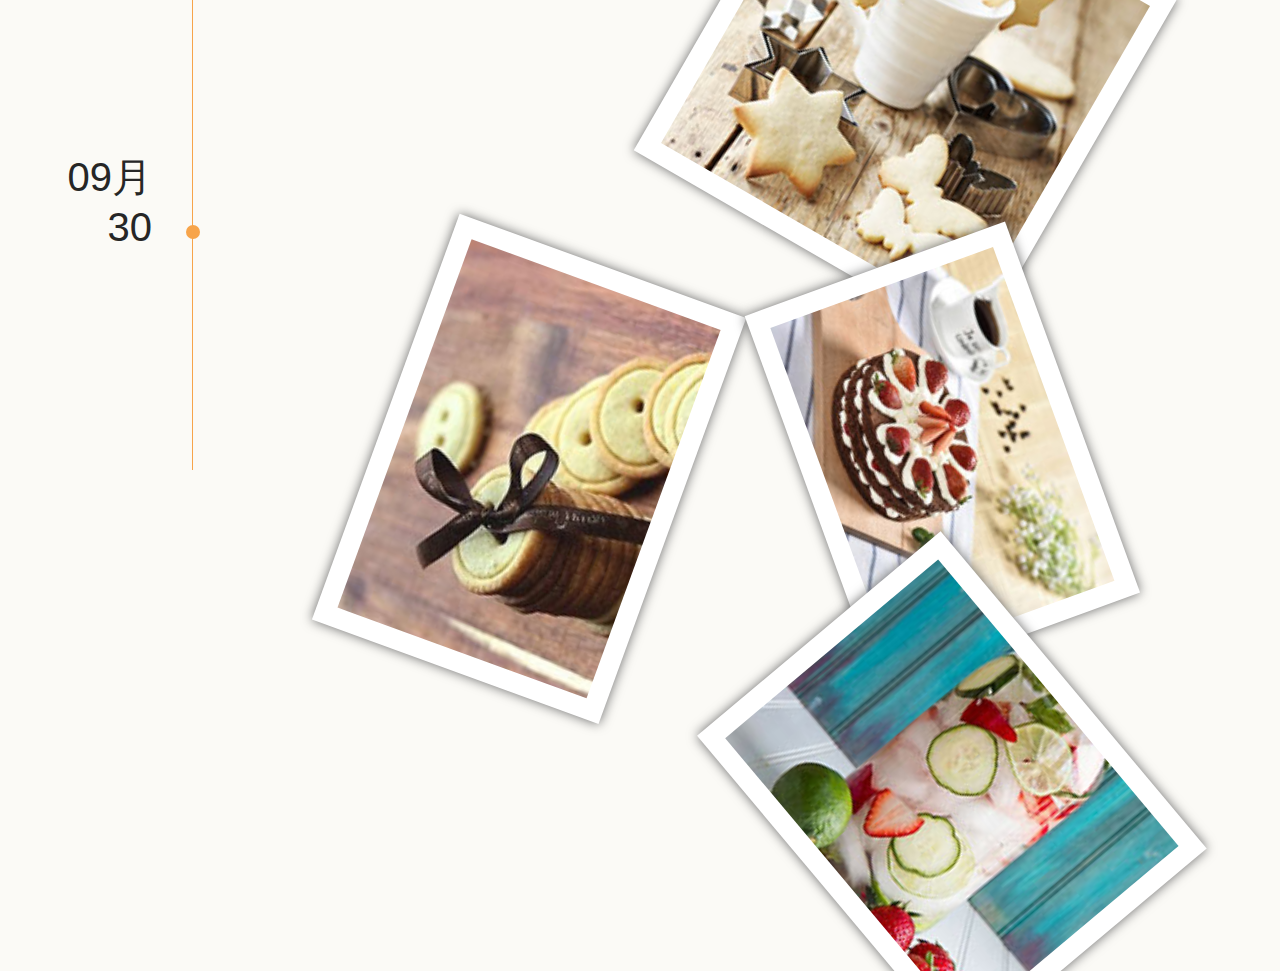
<file: static/MyWork.html>
<!DOCTYPE html>
<html>
	<head lang="en">
		<meta http-equiv="X-UA-Compatible" content="IE=edge">
		<meta name="viewport" content="width=device-width, initial-scale=1">
		<meta charset="UTF-8">
		<title>我的作品</title>
		<!--[if lt IE 9]>
	      <script src="js/html5shiv.js"></script>
	      <script src="js/respond.js"></script>
	    <![endif]-->
	    <link href="css/public.css" rel="stylesheet" type="text/css">
	    <link href="css/intro.css" rel="stylesheet" type="text/css">
	</head>
	<body>
		<div class="intro choice">
			<header>
				<a class="fl" href="my.html"><i class="iconfont">&#xe632;</i></a>
				<h2>我的作品</h2>
				<a class="search" href="#"><i class="iconfont">&#xe603;</i></a>
			</header>
			<img class="banner" src="images/intro_banner.jpg" />
			<div class="time clearfix">
				<ul class="line fl">
					<li>
						<p class="month">11月</p>
						<p class="day">25<span></span></p>
					</li>
					<li>
						<p class="day">25<span></span></p>
					</li>
					<li>
						<p class="day">18<span></span></p>
					</li>
					<li>
						<p class="day">11<span></span></p>
					</li>
					<li>
						<p class="day">4<span></span></p>
					</li>
					<li>
						<p class="month">10月</p>
						<p class="day">28<span></span></p>
					</li>
					<li>
						<p class="day">21<span></span></p>
					</li>
					<li>
						<p class="day">14<span></span></p>
					</li>
					<li>
						<p class="day">7<span></span></p>
					</li>
					<li>
						<p class="month">09月</p>
						<p class="day">30<span></span></p>
					</li>
				</ul>
				<div class="pic fl clearfix" id="pics">
					<a class="" href="#2" title="图片1">
						<img src="images/intro02.jpg">
						<div>
							<h4>蔓越莓曲奇饼干</h4>
							<p>我有一只慵懒的猫咪，某年某月某日，偷吃了一片小熊饼干，从此厌烦了沙丁鱼的鲜美。我有一只慵懒的猫咪，最喜欢对我说，太阳下静坐的你，美丽得像一颗闪闪发光的仙人掌</p>
						</div>
					</a>
					<a href="#" title="图片2">
						<img src="images/intro01.jpg">
						<div>
							<h4>蔓越莓曲奇饼干</h4>
							<p>我有一只慵懒的猫咪，某年某月某日，偷吃了一片小熊饼干，从此厌烦了沙丁鱼的鲜美。我有一只慵懒的猫咪，最喜欢对我说，太阳下静坐的你，美丽得像一颗闪闪发光的仙人掌</p>
						</div>
					</a>
					<a href="#2" title="图片3">
						<img src="images/intro03.jpg">
						<div>
							<h4>蔓越莓曲奇饼干</h4>
							<p>我有一只慵懒的猫咪，某年某月某日，偷吃了一片小熊饼干，从此厌烦了沙丁鱼的鲜美。我有一只慵懒的猫咪，最喜欢对我说，太阳下静坐的你，美丽得像一颗闪闪发光的仙人掌</p>
						</div>
					</a>
					<a class="" href="#2" title="图片4">
						<img src="images/intro04.jpg">
						<div>
							<h4>蔓越莓曲奇饼干</h4>
							<p>我有一只慵懒的猫咪，某年某月某日，偷吃了一片小熊饼干，从此厌烦了沙丁鱼的鲜美。我有一只慵懒的猫咪，最喜欢对我说，太阳下静坐的你，美丽得像一颗闪闪发光的仙人掌</p>
						</div>
					</a>
					<a href="#2" title="图片5">
						<img src="images/intro05.jpg">
						<div>
							<h4>蔓越莓曲奇饼干</h4>
							<p>我有一只慵懒的猫咪，某年某月某日，偷吃了一片小熊饼干，从此厌烦了沙丁鱼的鲜美。我有一只慵懒的猫咪，最喜欢对我说，太阳下静坐的你，美丽得像一颗闪闪发光的仙人掌</p>
						</div>
					</a>
					<a href="#2" title="图片6">
						<img src="images/intro06.jpg">
						<div>
							<h4>蔓越莓曲奇饼干</h4>
							<p>我有一只慵懒的猫咪，某年某月某日，偷吃了一片小熊饼干，从此厌烦了沙丁鱼的鲜美。我有一只慵懒的猫咪，最喜欢对我说，太阳下静坐的你，美丽得像一颗闪闪发光的仙人掌</p>
						</div>
					</a>
					<a href="#2" title="图片7">
						<img src="images/intro07.jpg">
						<div>
							<h4>蔓越莓曲奇饼干</h4>
							<p>我有一只慵懒的猫咪，某年某月某日，偷吃了一片小熊饼干，从此厌烦了沙丁鱼的鲜美。我有一只慵懒的猫咪，最喜欢对我说，太阳下静坐的你，美丽得像一颗闪闪发光的仙人掌</p>
						</div>
					</a>
					<a href="#2" title="图片8">
						<img src="images/intro08.jpg">
						<div>
							<h4>蔓越莓曲奇饼干</h4>
							<p>我有一只慵懒的猫咪，某年某月某日，偷吃了一片小熊饼干，从此厌烦了沙丁鱼的鲜美。我有一只慵懒的猫咪，最喜欢对我说，太阳下静坐的你，美丽得像一颗闪闪发光的仙人掌</p>
						</div>
					</a>
					<a href="#2" title="图片9">
						<img src="images/intro09.jpg">
						<div>
							<h4>蔓越莓曲奇饼干</h4>
							<p>我有一只慵懒的猫咪，某年某月某日，偷吃了一片小熊饼干，从此厌烦了沙丁鱼的鲜美。我有一只慵懒的猫咪，最喜欢对我说，太阳下静坐的你，美丽得像一颗闪闪发光的仙人掌</p>
						</div>
					</a>
					<a href="#2" title="图片10">
						<img src="images/intro10.jpg">
						<div>
							<h4>蔓越莓曲奇饼干</h4>
							<p>我有一只慵懒的猫咪，某年某月某日，偷吃了一片小熊饼干，从此厌烦了沙丁鱼的鲜美。我有一只慵懒的猫咪，最喜欢对我说，太阳下静坐的你，美丽得像一颗闪闪发光的仙人掌</p>
						</div>
					</a>
					<a href="#2" title="图片11">
						<img src="images/intro11.jpg">
						<div>
							<h4>蔓越莓曲奇饼干</h4>
							<p>我有一只慵懒的猫咪，某年某月某日，偷吃了一片小熊饼干，从此厌烦了沙丁鱼的鲜美。我有一只慵懒的猫咪，最喜欢对我说，太阳下静坐的你，美丽得像一颗闪闪发光的仙人掌</p>
						</div>
					</a>
					<a href="#2" title="图片12">
						<img src="images/intro12.jpg">
						<div>
							<h4>蔓越莓曲奇饼干</h4>
							<p>我有一只慵懒的猫咪，某年某月某日，偷吃了一片小熊饼干，从此厌烦了沙丁鱼的鲜美。我有一只慵懒的猫咪，最喜欢对我说，太阳下静坐的你，美丽得像一颗闪闪发光的仙人掌</p>
						</div>
					</a>
					<a href="#2" title="图片13">
						<img src="images/intro13.jpg">
						<div>
							<h4>蔓越莓曲奇饼干</h4>
							<p>我有一只慵懒的猫咪，某年某月某日，偷吃了一片小熊饼干，从此厌烦了沙丁鱼的鲜美。我有一只慵懒的猫咪，最喜欢对我说，太阳下静坐的你，美丽得像一颗闪闪发光的仙人掌</p>
						</div>
					</a>
					<a href="#2" title="图片14">
						<img src="images/intro14.jpg">
						<div>
							<h4>蔓越莓曲奇饼干</h4>
							<p>我有一只慵懒的猫咪，某年某月某日，偷吃了一片小熊饼干，从此厌烦了沙丁鱼的鲜美。我有一只慵懒的猫咪，最喜欢对我说，太阳下静坐的你，美丽得像一颗闪闪发光的仙人掌</p>
						</div>
					</a>
					<a href="#2" title="图片15">
						<img src="images/intro15.jpg">
						<div>
							<h4>蔓越莓曲奇饼干</h4>
							<p>我有一只慵懒的猫咪，某年某月某日，偷吃了一片小熊饼干，从此厌烦了沙丁鱼的鲜美。我有一只慵懒的猫咪，最喜欢对我说，太阳下静坐的你，美丽得像一颗闪闪发光的仙人掌</p>
						</div>
					</a>
					<a href="#2" title="图片16">
						<img src="images/intro16.jpg">
						<div>
							<h4>蔓越莓曲奇饼干</h4>
							<p>我有一只慵懒的猫咪，某年某月某日，偷吃了一片小熊饼干，从此厌烦了沙丁鱼的鲜美。我有一只慵懒的猫咪，最喜欢对我说，太阳下静坐的你，美丽得像一颗闪闪发光的仙人掌</p>
						</div>
					</a>
				</div>
				<div class="mask" id="msk"></div>
			</div>
		</div>
	</body>
	<script src="js/intro.js"></script>
	<script>
	(function (doc, win) {
	  var docEl = doc.documentElement,
		resizeEvt = 'orientationchange' in window ? 'orientationchange' : 'resize',
		recalc = function () {
		  var clientWidth = docEl.clientWidth;
		  if (!clientWidth) return;
		  docEl.style.fontSize = 10 * (clientWidth / 320) + 'px';
		};

	  if (!doc.addEventListener) return;
	  win.addEventListener(resizeEvt, recalc, false);
	  doc.addEventListener('DOMContentLoaded', recalc, false);
	})(document, window);
</script>
</html>
</file>
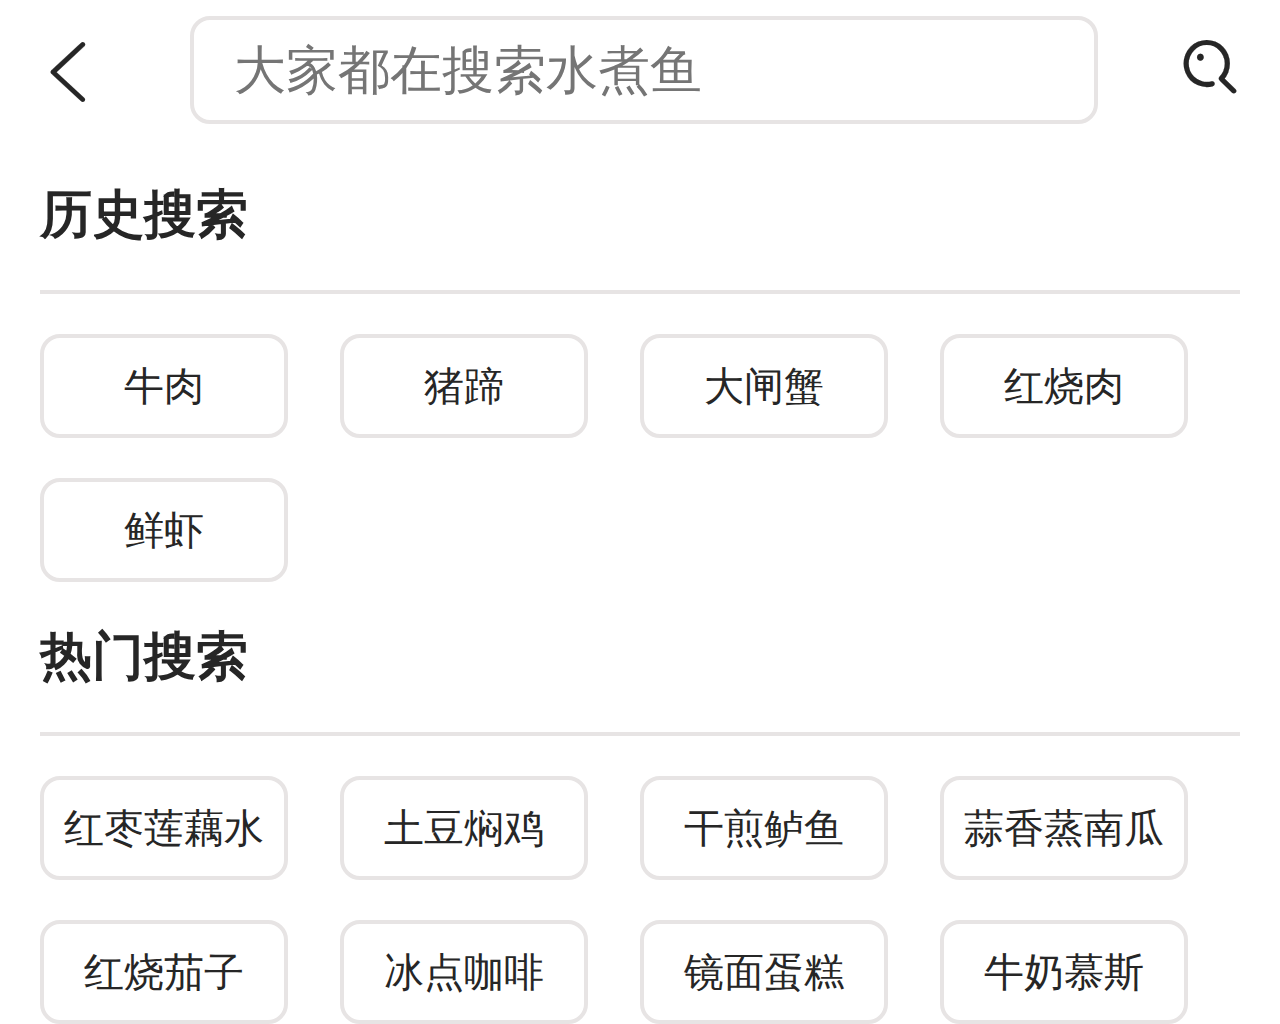
<file: static/search.html>
<!DOCTYPE html>
<html>
	<head lang="en">
		<meta charset="utf-8">
		<meta http-equiv="X-UA-Compatible" content="IE=edge">
		<meta name="viewport" content="width=device-width, initial-scale=1">
		<title></title>
		<link rel="stylesheet" type="text/css" href="css/public.css" />
		<link rel="stylesheet" type="text/css" href="css/search.css" />
		<!--[if it IE 9]>
	    <script src="js/html5shiv.js"></script>
	    <script src="js/respond.js"></script>
	    <![end if]-->
	</head>
	<body>
		<div class="search">
		<!--header-->
			<header>
				<a href="index.html"><i class="iconfont">&#xe632;</i></a>
				<form action="" method="post">
					<input type="text" value="" placeholder="大家都在搜索水煮鱼"/>
				</form>
				<a href=""><i class="iconfont">&#xe633;</i></a>
			</header>
			<div class="history">
				<h2>历史搜索</h2>
				<div>
					<a href=""><span>牛肉</span></a>
					<a href=""><span>猪蹄</span></a>
					<a href=""><span>大闸蟹</span></a>
					<a href=""><span>红烧肉</span></a>
					<a href=""><span>鲜虾</span></a>
				</div>
			</div>
			<div class="history">
				<h2>热门搜索</h2>
				<div>
					<a href=""><span>红枣莲藕水</span></a>
					<a href=""><span>土豆焖鸡</span></a>
					<a href=""><span>干煎鲈鱼</span></a>
					<a href=""><span>蒜香蒸南瓜</span></a>
					<a href=""><span>红烧茄子</span></a>
					<a href=""><span>冰点咖啡</span></a>
					<a href=""><span>镜面蛋糕</span></a>
					<a href=""><span>牛奶慕斯</span></a>
				</div>
			</div>
		</div>
    <script type="text/javascript" src="js/public.js" ></script>
	</body>
</html>
</file>
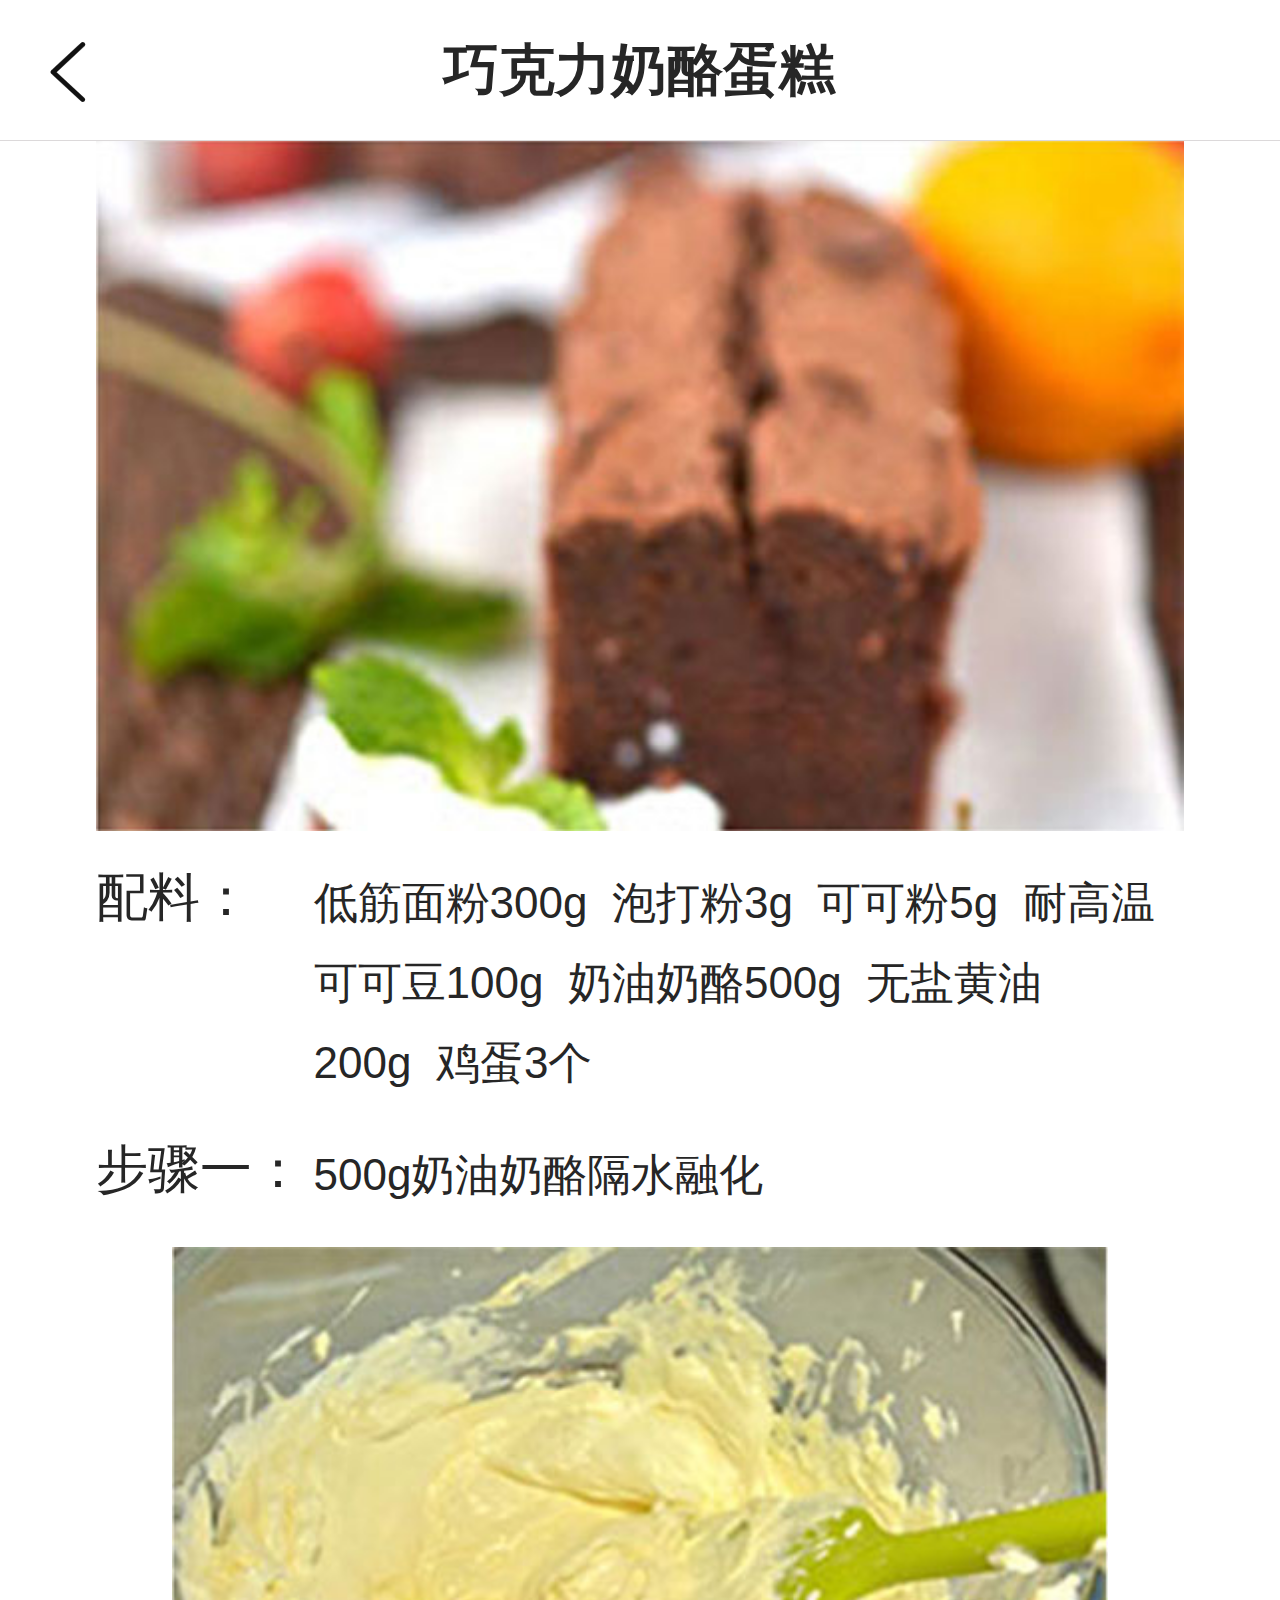
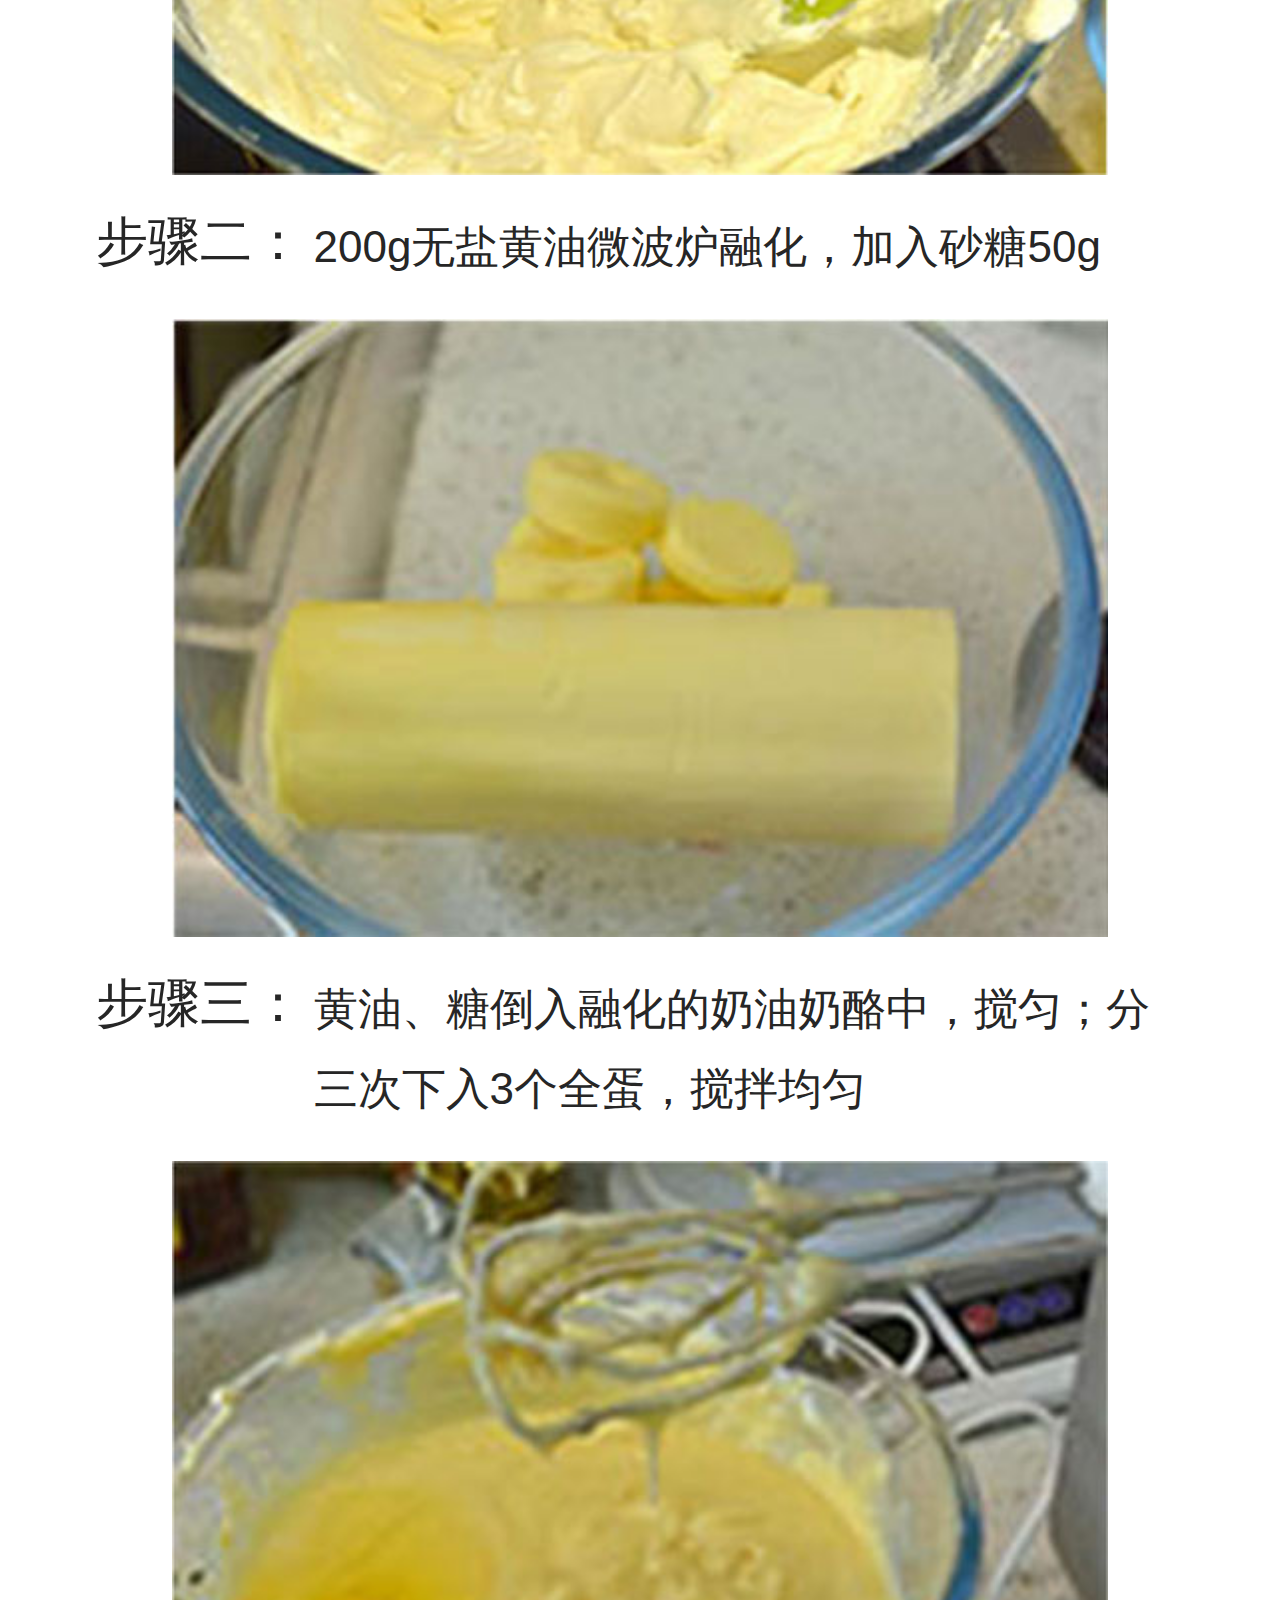
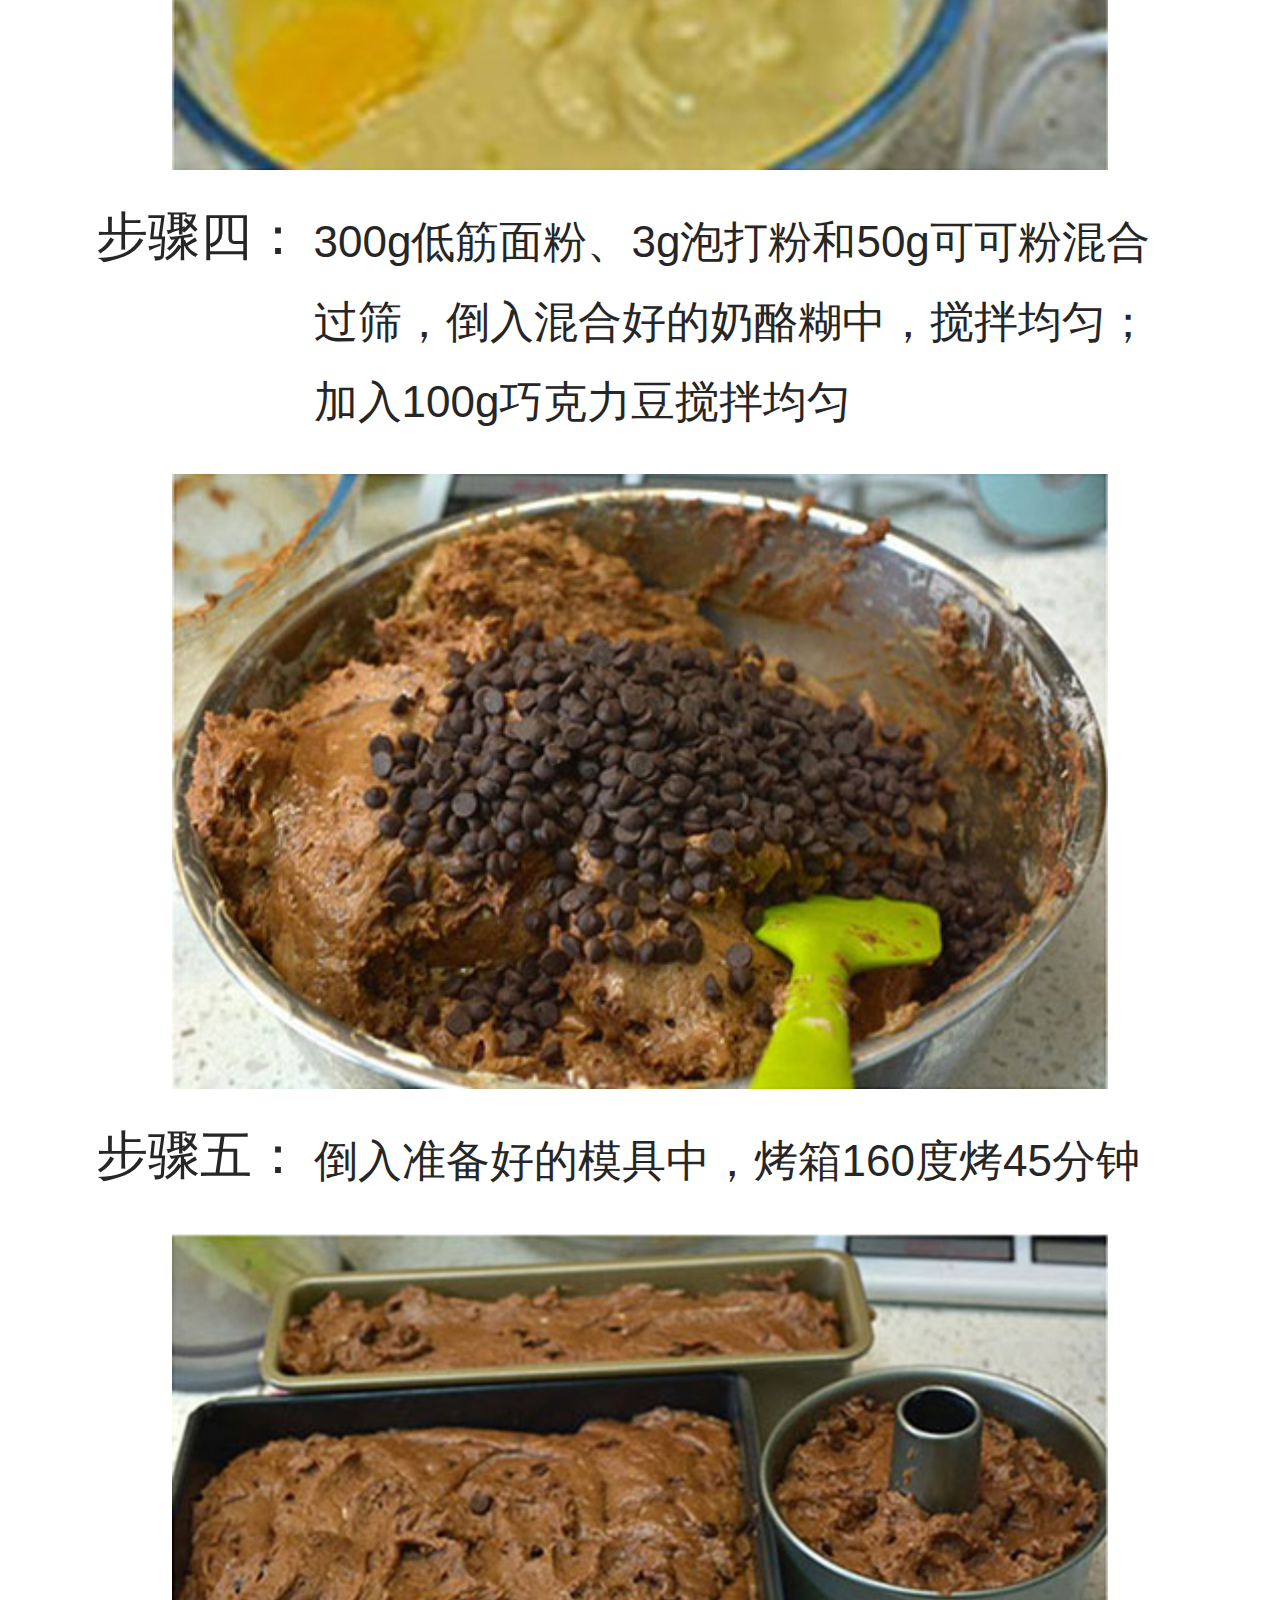
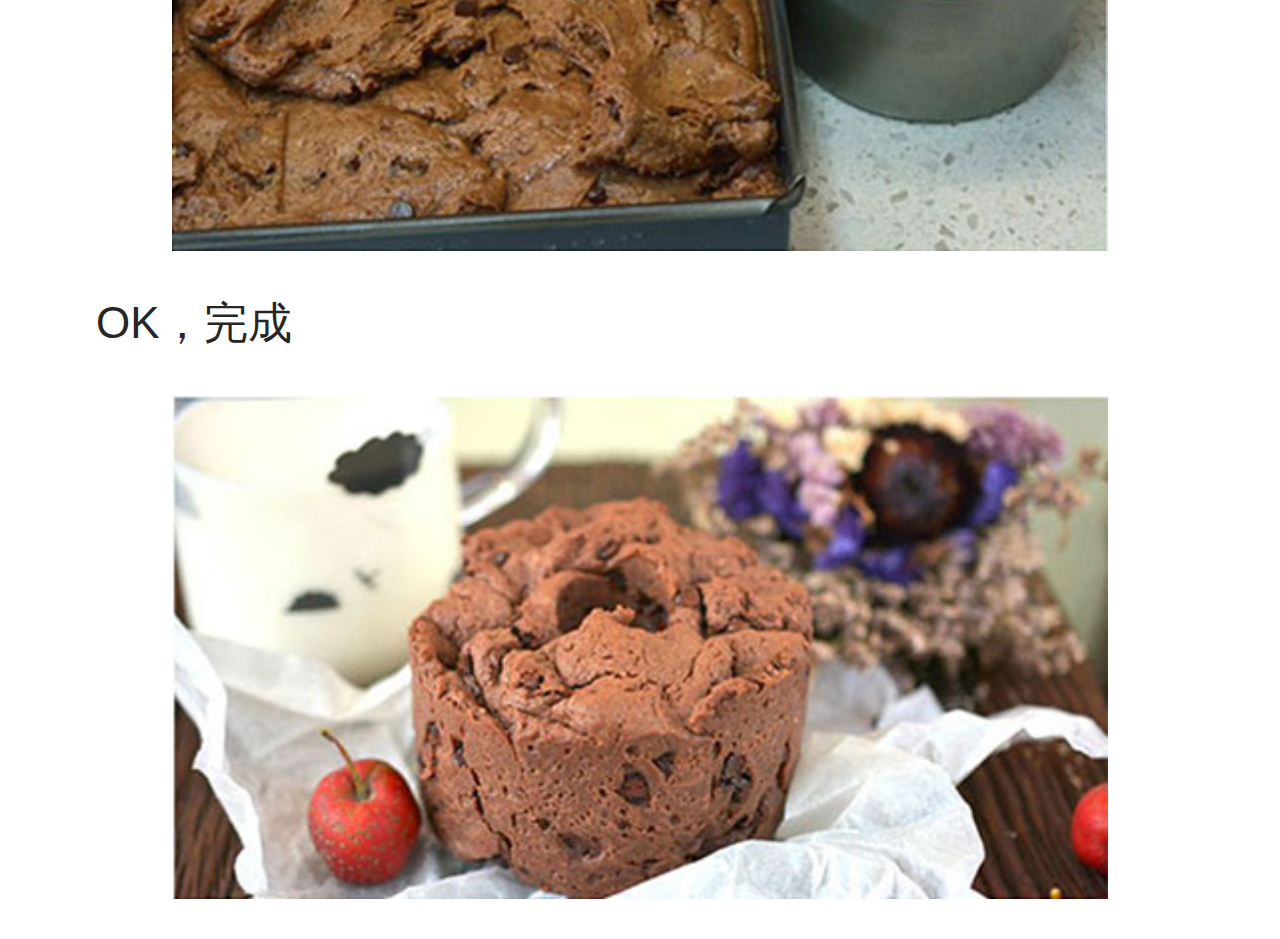
<file: static/TTQXQZ.html>
<!DOCTYPE html>
<html lang="en">
	<head>
		<meta charset="UTF-8">
		<meta http-equiv="X-UA-Compatible" content="IE=edge">
		<meta name="viewport" content="width=device-width, initial-scale=1">
		<link rel="stylesheet" href="css/public.css" />
		<link rel="stylesheet" href="css/TTQXQZ.css" />
		<script src="js/public.js" type="text/javascript" charset="utf-8"></script>
		<title>甜甜圈（详情）</title>
	</head>
	<body>
		<div class="TTQ">
			<!--header-->
			<header>
				<a href="MyStar.html"><i class="iconfont">&#xe632;</i></a>
				<h4>巧克力奶酪蛋糕</h4>
			</header>
			<!--content-->
			<div class="content">
				<img src="images/TtqXqZ-01.jpg"/>
				<p>
					<label>配料：</label>
					<span>低筋面粉300g&nbsp;&nbsp;泡打粉3g&nbsp;&nbsp;可可粉5g&nbsp;&nbsp;耐高温可可豆100g&nbsp;&nbsp;奶油奶酪500g&nbsp;&nbsp;无盐黄油200g&nbsp;&nbsp;鸡蛋3个</span>
				</p>
				<p>
					<label>步骤一：</label>
					<span>500g奶油奶酪隔水融化</span>
				</p>
				<img src="images/TtqXqZ-02.jpg"/>
				<p>
					<label>步骤二：</label>
					<span>200g无盐黄油微波炉融化，加入砂糖50g</span>
				</p>
				<img src="images/TtqXqZ-03.jpg"/>
				<p>
					<label>步骤三：</label>
					<span>黄油、糖倒入融化的奶油奶酪中，搅匀；分三次下入3个全蛋，搅拌均匀</span>
				</p>
				<img src="images/TtqXqZ-04.jpg"/>
				<p>
					<label>步骤四：</label>
					<span>300g低筋面粉、3g泡打粉和50g可可粉混合过筛，倒入混合好的奶酪糊中，搅拌均匀；加入100g巧克力豆搅拌均匀</span>
				</p>
				<img src="images/TtqXqZ-05.jpg"/>
				<p>
					<label>步骤五：</label>
					<span>倒入准备好的模具中，烤箱160度烤45分钟</span>
				</p>
				<img src="images/TtqXqZ-06.jpg"/>
				<p>
					<span>OK，完成</span>
				</p>
				<img src="images/TtqXqZ-07.jpg"/>
			</div>
		</div>
	</body>
</html>
</file>
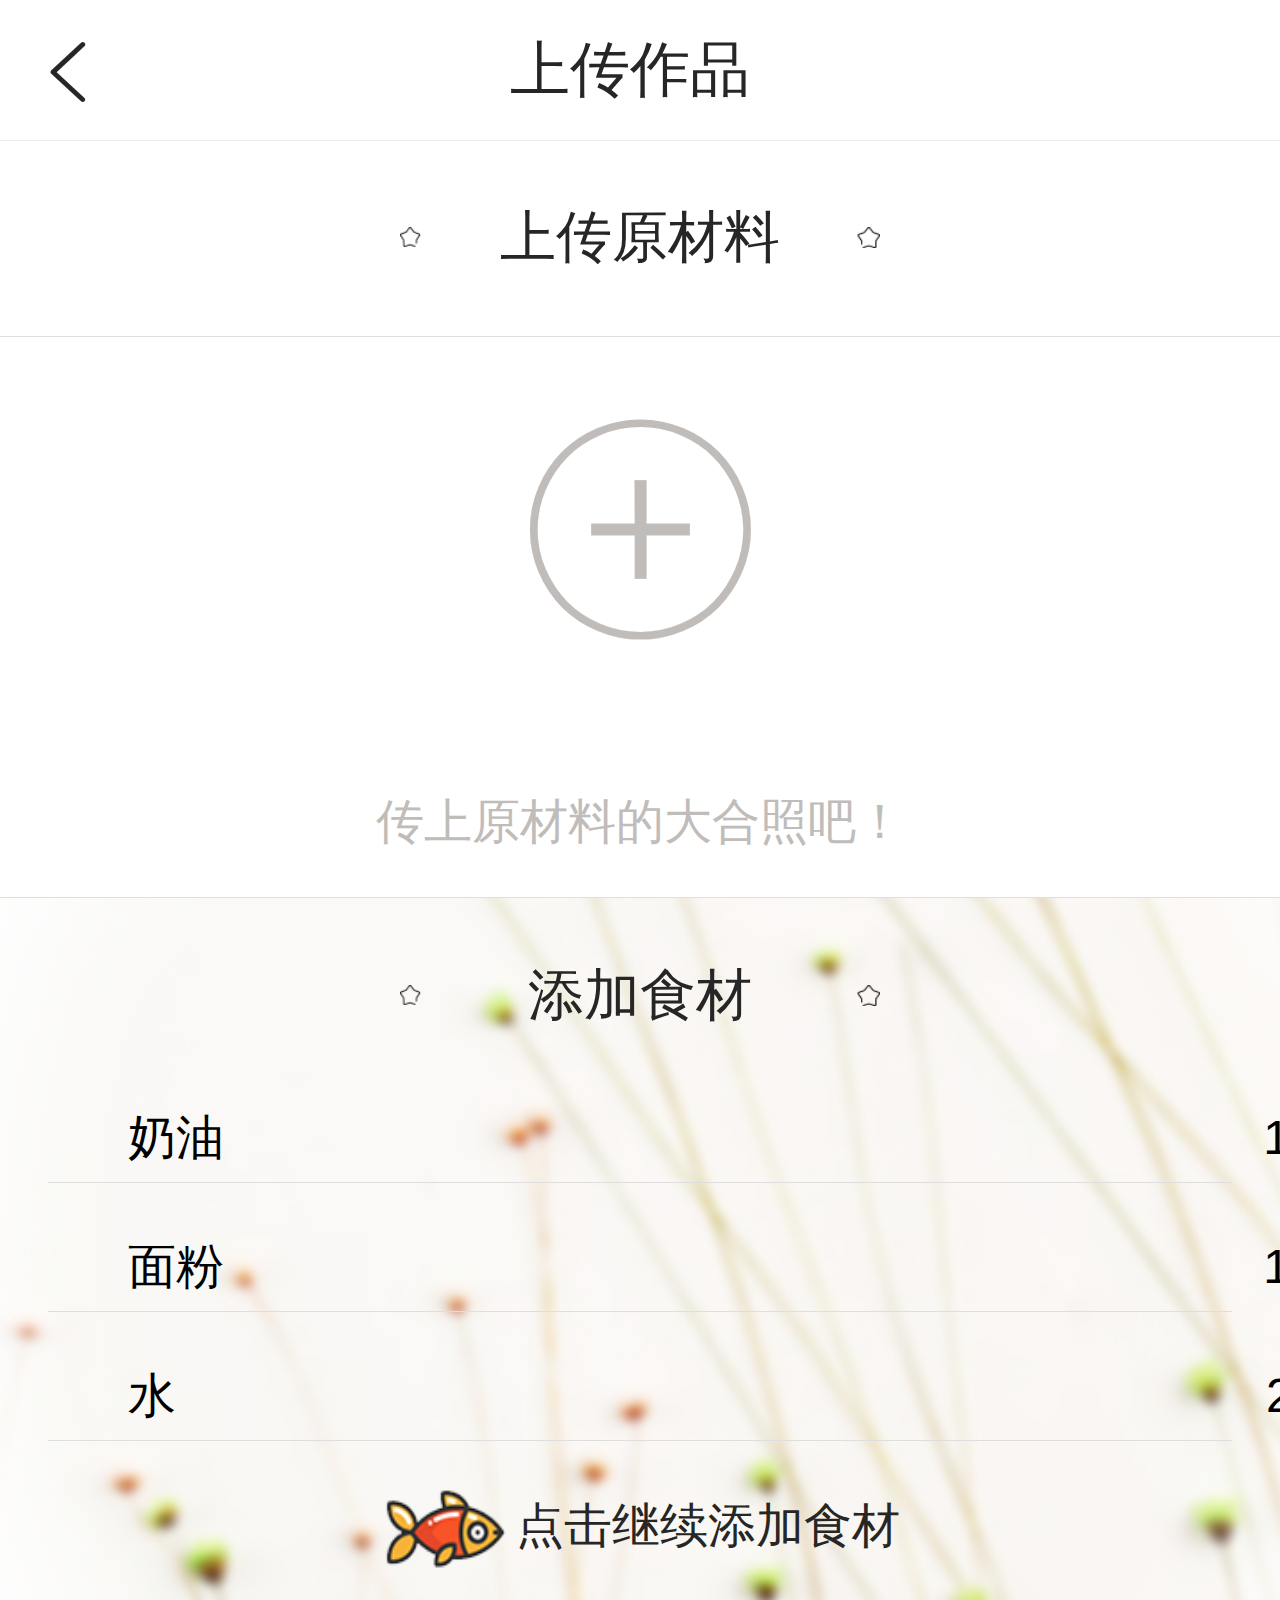
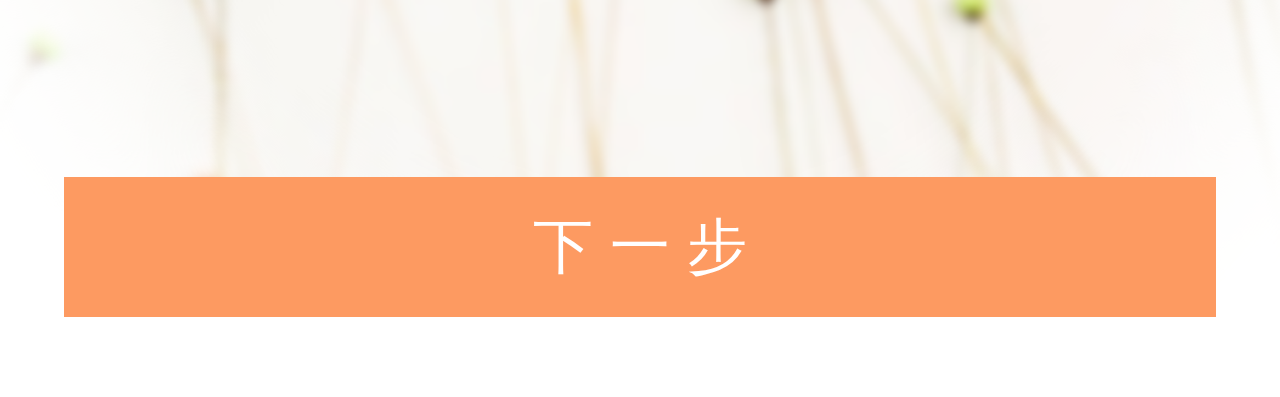
<file: static/uploading1.html>
<!DOCTYPE html>
<html lang="en">
	<head>
		<meta charset="utf-8" />
		<meta name="viewport" content="width=device-width, initial-scale=1">
		<meta http-equiv="X-UA-Compatible" content="IE=edge">
		<title>oh my cake-上传第一步</title>
		<link rel="stylesheet" href="css/public.css" />
		<link rel="stylesheet" href="css/uploading1.css" />
		<script type="text/javascript" src="js/public.js" ></script>
		
	</head>
	<!-- HTML5 shim and Respond.js for IE8 support of HTML5 elements and media queries -->
    <!-- WARNING: Respond.js doesn't work if you view the page via file:// -->
    <!--[if lt IE 9]>
      <script src="http://cdn.bootcss.com/html5shiv/3.7.2/html5shiv.min.js"></script>
      <script src="http://cdn.bootcss.com/respond.js/1.4.2/respond.min.js"></script>
    <![endif]-->
	<body>
		<div class="uploading">
			
			<!--header-->
			<header>
				<a href="index.html"><i class="iconfont">&#xe632;</i></a>
				<h3>上传作品</h3>

			</header>
			
			<!--uploading img-->
			<div class="empty2"></div>
			<h4>上传原材料</h4>
			<div class="upImg">
				<i class="iconfont">&#xe66e;</i>
				<p>传上原材料的大合照吧！</p>
			</div>
			
			<!--uploading word-->
			<h4>添加食材</h4>
			<form action="#" method="post">
				<div><input type="text" value="奶油" /> <input type="text" value="120g"/></div>
				<div><input type="text" value="面粉" /> <input type="text" value="120g"/></div>
				<div><input type="text" value="水" /> <input type="text" value="20ml"/></div>
				<a href="#" class="more"><img src="images/u_more.png" />点击继续添加食材</a>
				<a href="uploading2.html" class="sub" ><input type="button" value="下 一 步"/></a>
			</form>
		</div>
		
		
	</body>
</html>
</file>
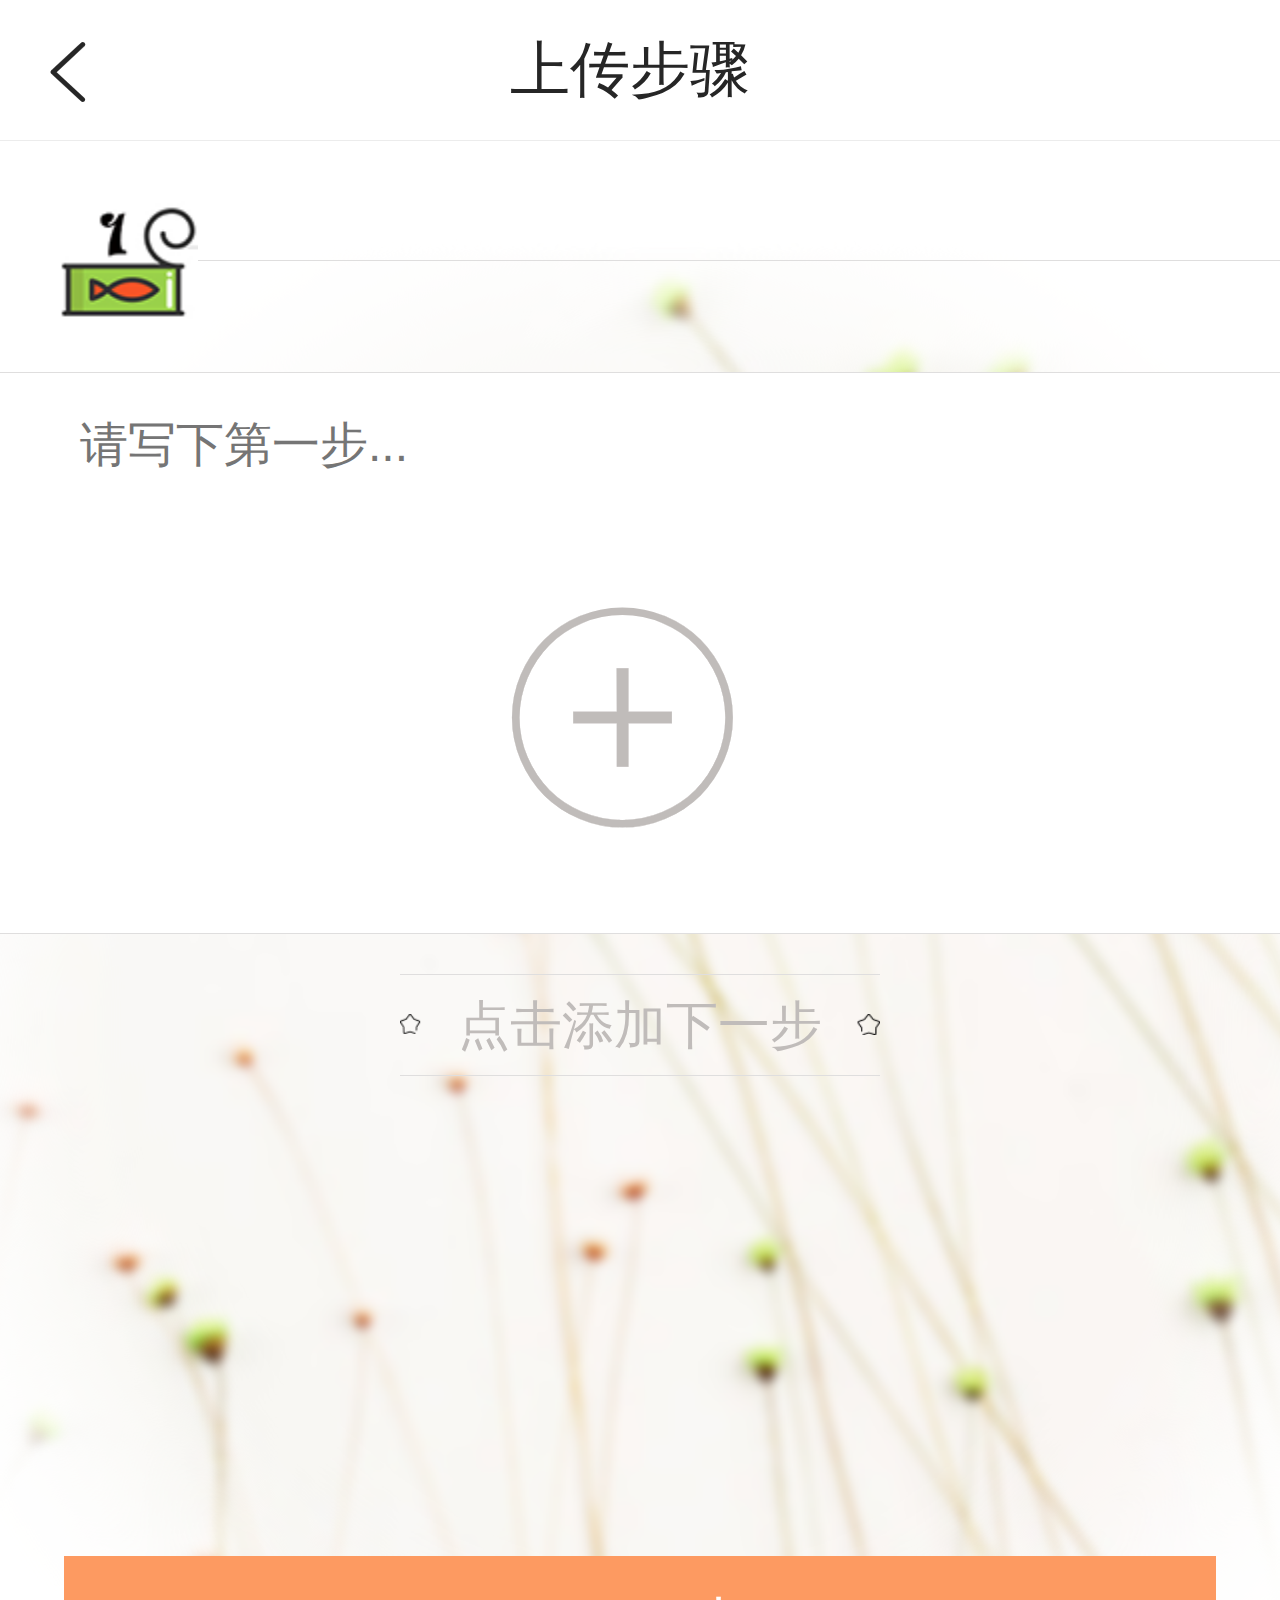
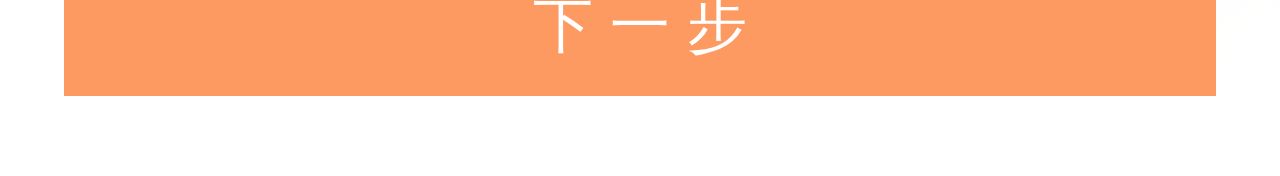
<file: static/uploading2.html>
<!DOCTYPE html>
<html lang="en">
	<head>
		<meta charset="utf-8" />
		<meta name="viewport" content="width=device-width, initial-scale=1">
		<meta http-equiv="X-UA-Compatible" content="IE=edge">
		<title>oh my cake-上传第二步</title>
		<link rel="stylesheet" href="css/public.css" />
		<link rel="stylesheet" href="css/uploading2.css" />
		<script type="text/javascript" src="js/public.js" ></script>
		
	</head>
	<!-- HTML5 shim and Respond.js for IE8 support of HTML5 elements and media queries -->
    <!-- WARNING: Respond.js doesn't work if you view the page via file:// -->
    <!--[if lt IE 9]>
      <script src="http://cdn.bootcss.com/html5shiv/3.7.2/html5shiv.min.js"></script>
      <script src="http://cdn.bootcss.com/respond.js/1.4.2/respond.min.js"></script>
    <![endif]-->
	<body>
		<div class="uploading2">
			
			<!--header-->
			<header>
				<a href="uploading1.html"><i class="iconfont">&#xe632;</i></a>
				<h3>上传步骤</h3>

			</header>
			
			<div class="empty3"></div>
			
			<!--main-->
			<div class="main">
				<div class="one"><img src="images/u_2.png" /><p class="line"></p></div>
				<div class="word">
					<textarea placeholder="请写下第一步..." autofocus="autofocus" ></textarea>
					<a href="#"><i class="iconfont">&#xe66e;</i></a>
				</div>
				<p class="steps">
					点击添加下一步
				</p>
			</div>
			<form>
				<a class="sub" href="uploading3.html"><input type="button" value="下 一 步" /></a>
			</form>
		
	</body>
</html>
</file>
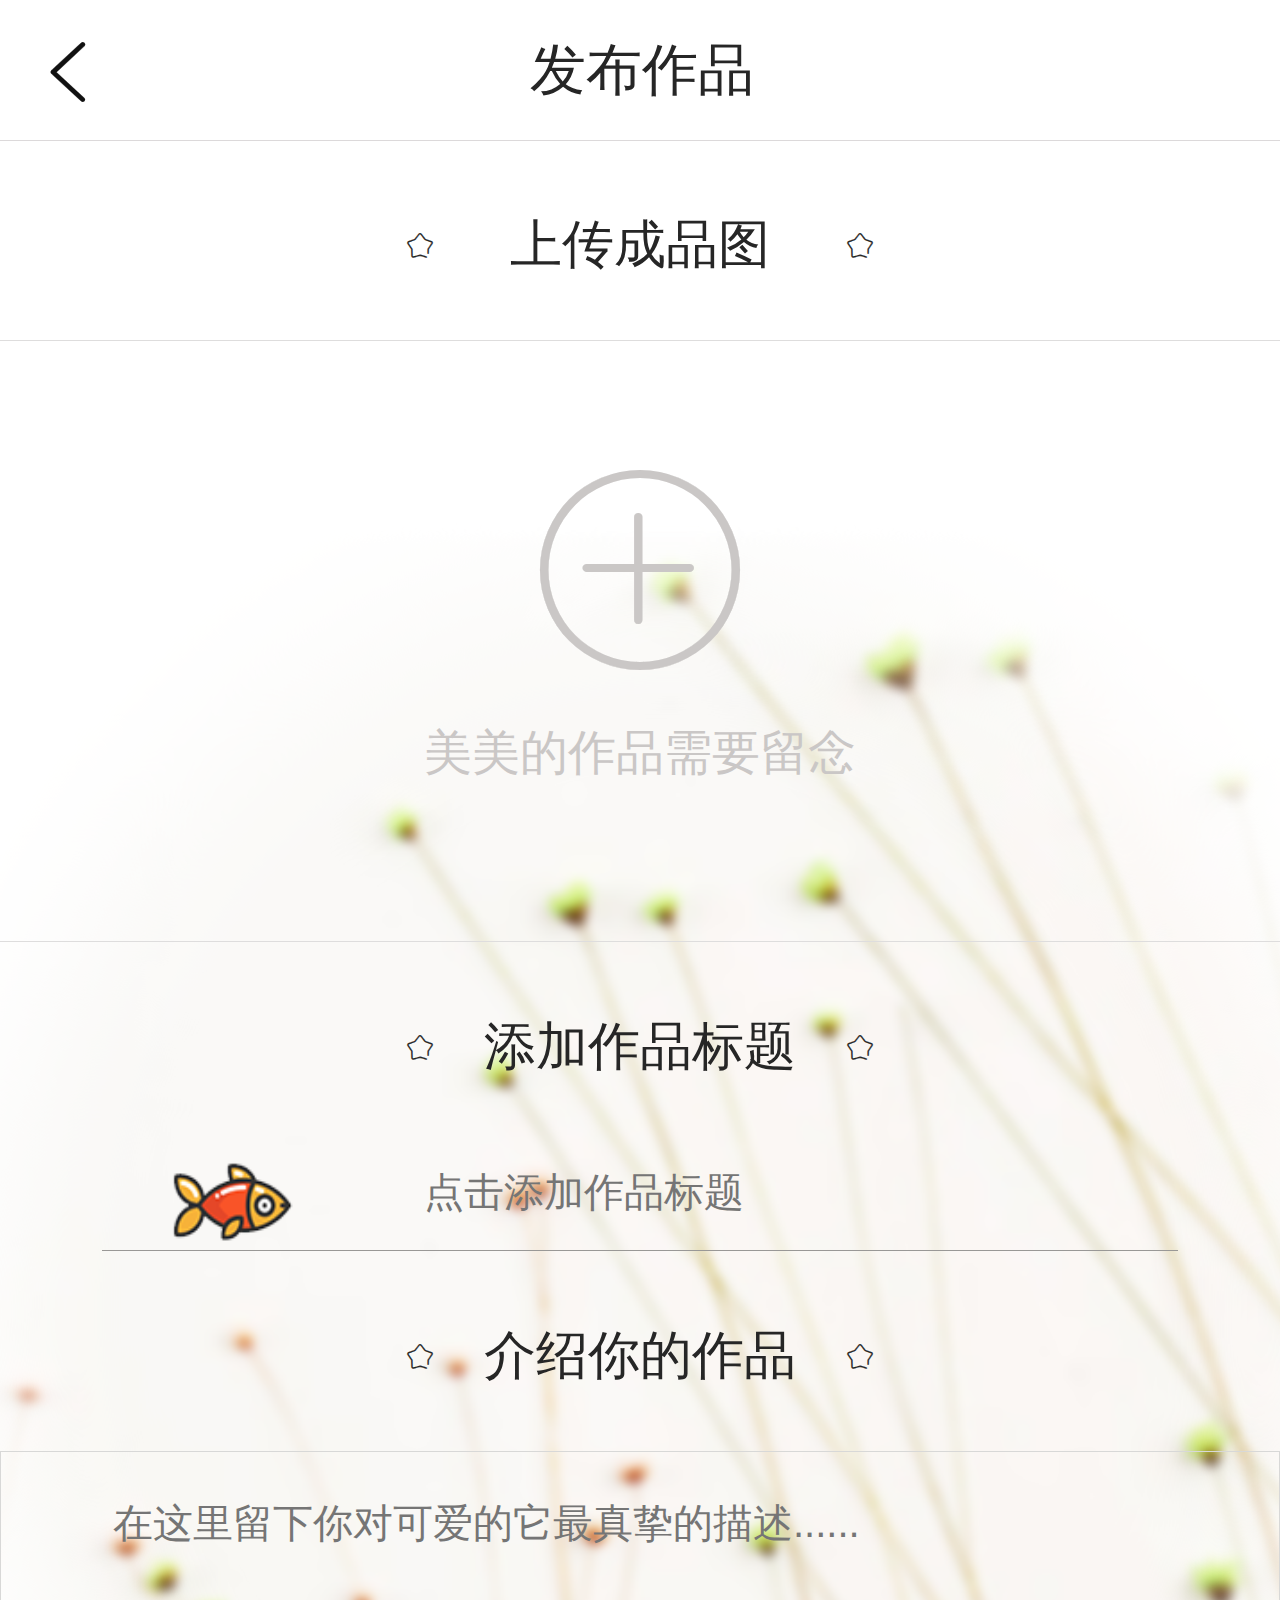
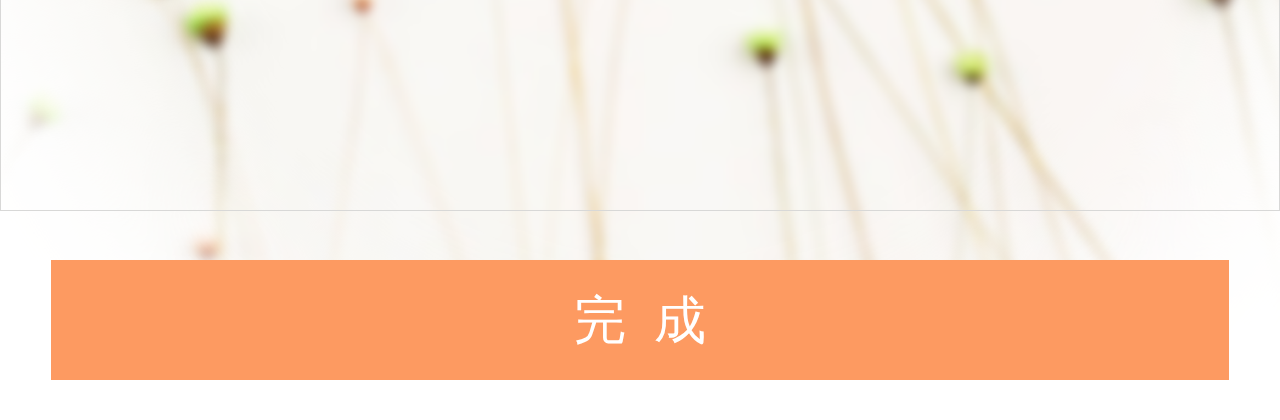
<file: static/uploading3.html>
<!DOCTYPE html>
<html>
	<head>
		<meta charset="UTF-8">
		<meta http-equiv="X-UA-Compatible" content="IE=edge">
		<meta name="viewport" content="width=device-width, initial-scale=1">
		<link rel="stylesheet" href="css/public.css" />
		<link rel="stylesheet" href="css/uploading.css" />
		<script src="js/public.js" type="text/javascript" charset="utf-8"></script>
		<title>发布作品</title>
	</head>
	<body>
		<div class="UpL3">
			<!--header-->
			<header class="clearfix">
				<a href="uploading2.html"><i class="iconfont">&#xe632;</i></a>
				<h4>发布作品</h4>
			</header>
			<!--form-->
			<form action="" method="post">
				<p>
					<i class="iconfont">&#xe689;</i>
					<span>上传成品图</span>
					<i class="iconfont">&#xe689;</i>
				</p>
				<div class="buty">
					<a href=""><i class="iconfont">&#xe6dd;</i></a>
					<p>美美的作品需要留念</p>
				</div>
				<p>
					<i class="iconfont">&#xe689;</i>
					<span>添加作品标题</span>
					<i class="iconfont">&#xe689;</i>
				</p>
				<div class="tit clearfix">
					<img src="images/u_more.png"/>
					<input type="text" name="" id="" value="" placeholder="点击添加作品标题"/>
				</div>
				<p>
					<i class="iconfont">&#xe689;</i>
					<span>介绍你的作品</span>
					<i class="iconfont">&#xe689;</i>
				</p>
				<textarea name="" rows="" cols="" class="boxSizing" placeholder="在这里留下你对可爱的它最真挚的描述......"></textarea>
				<input type = "button" onclick="javascrtpt:window.location.href='./index.html'"type="submit" name="" id="" value="完  成" />
			</form>
		</div>
	</body>
</html>
</file>
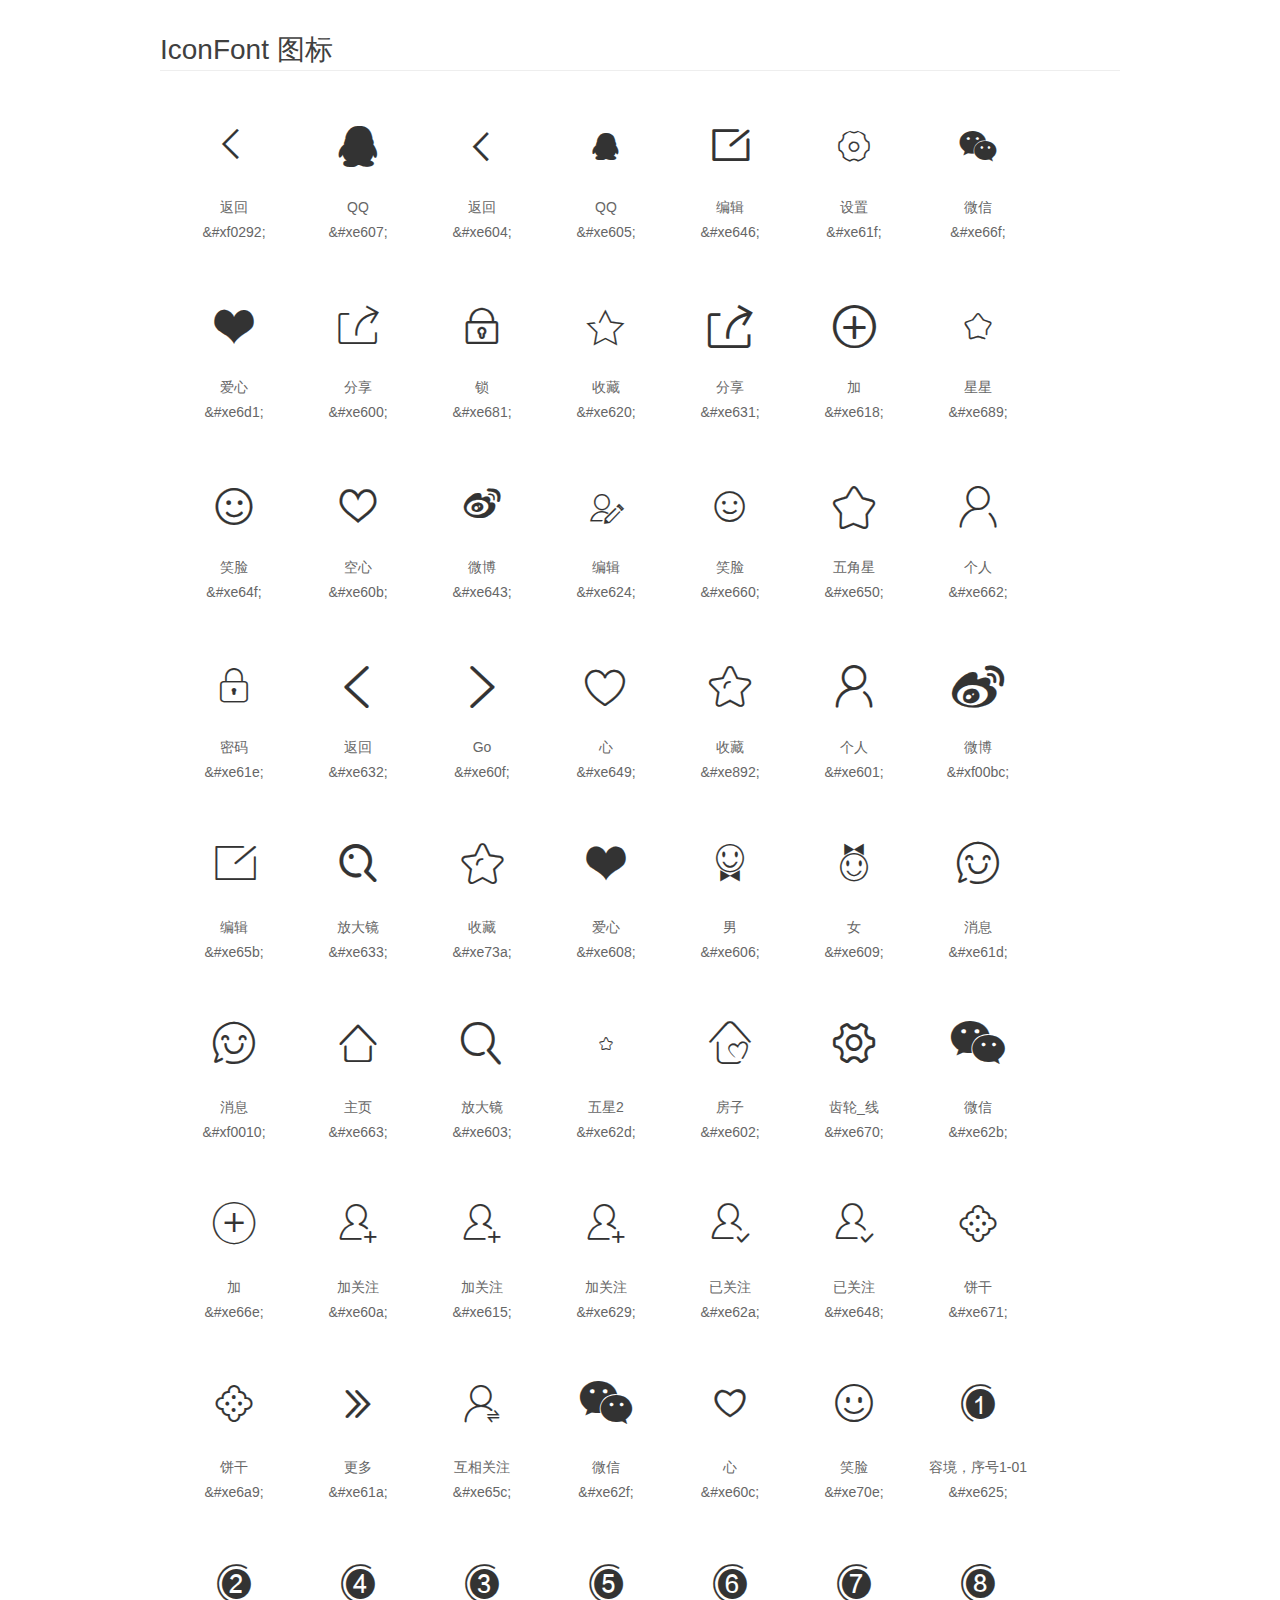
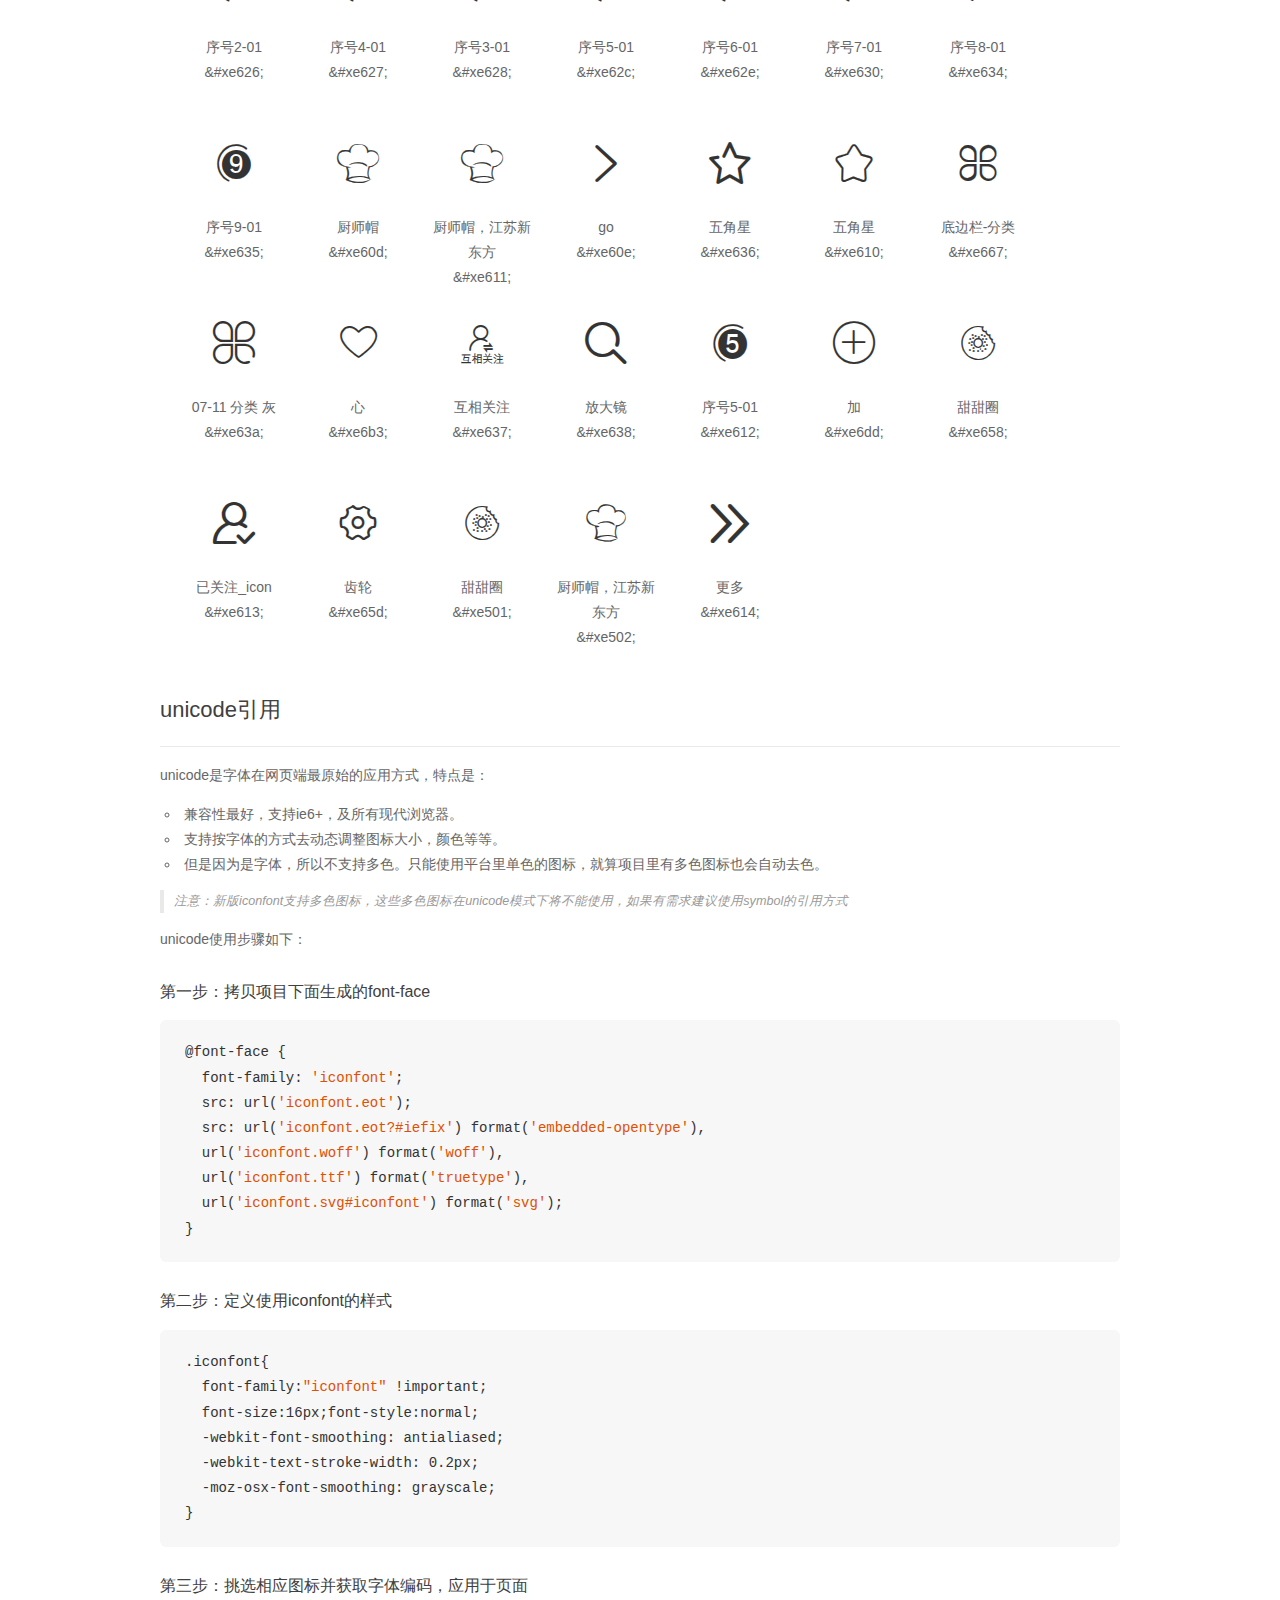
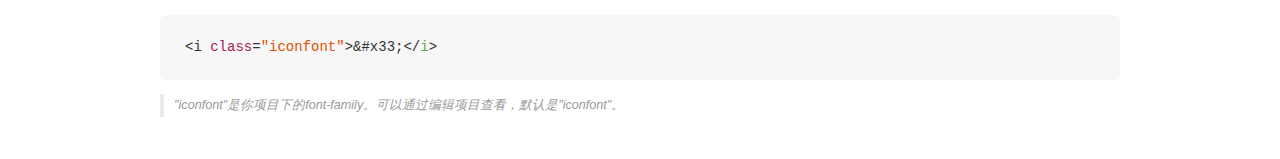
<file: static/font/demo_unicode.html>
<!DOCTYPE html>
<html>
<head>
    <meta charset="utf-8"/>
    <title>IconFont</title>
    <link rel="stylesheet" href="demo.css">

    <style type="text/css">

        @font-face {font-family: "iconfont";
          src: url('iconfont.eot'); /* IE9*/
          src: url('iconfont.eot#iefix') format('embedded-opentype'), /* IE6-IE8 */
          url('iconfont.woff') format('woff'), /* chrome, firefox */
          url('iconfont.ttf') format('truetype'), /* chrome, firefox, opera, Safari, Android, iOS 4.2+*/
          url('iconfont.svg#iconfont') format('svg'); /* iOS 4.1- */
        }

        .iconfont {
          font-family:"iconfont" !important;
          font-size:16px;
          font-style:normal;
          -webkit-font-smoothing: antialiased;
          -webkit-text-stroke-width: 0.2px;
          -moz-osx-font-smoothing: grayscale;
        }

    </style>
</head>
<body>
    <div class="main markdown">
        <h1>IconFont 图标</h1>
        <ul class="icon_lists clear">
            
                <li>
                <i class="icon iconfont">&#xf0292;</i>
                    <div class="name">返回</div>
                    <div class="code">&amp;#xf0292;</div>
                </li>
            
                <li>
                <i class="icon iconfont">&#xe607;</i>
                    <div class="name">QQ</div>
                    <div class="code">&amp;#xe607;</div>
                </li>
            
                <li>
                <i class="icon iconfont">&#xe604;</i>
                    <div class="name">返回</div>
                    <div class="code">&amp;#xe604;</div>
                </li>
            
                <li>
                <i class="icon iconfont">&#xe605;</i>
                    <div class="name">QQ</div>
                    <div class="code">&amp;#xe605;</div>
                </li>
            
                <li>
                <i class="icon iconfont">&#xe646;</i>
                    <div class="name">编辑</div>
                    <div class="code">&amp;#xe646;</div>
                </li>
            
                <li>
                <i class="icon iconfont">&#xe61f;</i>
                    <div class="name">设置</div>
                    <div class="code">&amp;#xe61f;</div>
                </li>
            
                <li>
                <i class="icon iconfont">&#xe66f;</i>
                    <div class="name">微信</div>
                    <div class="code">&amp;#xe66f;</div>
                </li>
            
                <li>
                <i class="icon iconfont">&#xe6d1;</i>
                    <div class="name">爱心</div>
                    <div class="code">&amp;#xe6d1;</div>
                </li>
            
                <li>
                <i class="icon iconfont">&#xe600;</i>
                    <div class="name">分享</div>
                    <div class="code">&amp;#xe600;</div>
                </li>
            
                <li>
                <i class="icon iconfont">&#xe681;</i>
                    <div class="name">锁</div>
                    <div class="code">&amp;#xe681;</div>
                </li>
            
                <li>
                <i class="icon iconfont">&#xe620;</i>
                    <div class="name">收藏</div>
                    <div class="code">&amp;#xe620;</div>
                </li>
            
                <li>
                <i class="icon iconfont">&#xe631;</i>
                    <div class="name">分享</div>
                    <div class="code">&amp;#xe631;</div>
                </li>
            
                <li>
                <i class="icon iconfont">&#xe618;</i>
                    <div class="name">加</div>
                    <div class="code">&amp;#xe618;</div>
                </li>
            
                <li>
                <i class="icon iconfont">&#xe689;</i>
                    <div class="name">星星</div>
                    <div class="code">&amp;#xe689;</div>
                </li>
            
                <li>
                <i class="icon iconfont">&#xe64f;</i>
                    <div class="name">笑脸</div>
                    <div class="code">&amp;#xe64f;</div>
                </li>
            
                <li>
                <i class="icon iconfont">&#xe60b;</i>
                    <div class="name">空心</div>
                    <div class="code">&amp;#xe60b;</div>
                </li>
            
                <li>
                <i class="icon iconfont">&#xe643;</i>
                    <div class="name">微博</div>
                    <div class="code">&amp;#xe643;</div>
                </li>
            
                <li>
                <i class="icon iconfont">&#xe624;</i>
                    <div class="name">编辑</div>
                    <div class="code">&amp;#xe624;</div>
                </li>
            
                <li>
                <i class="icon iconfont">&#xe660;</i>
                    <div class="name">笑脸</div>
                    <div class="code">&amp;#xe660;</div>
                </li>
            
                <li>
                <i class="icon iconfont">&#xe650;</i>
                    <div class="name">五角星</div>
                    <div class="code">&amp;#xe650;</div>
                </li>
            
                <li>
                <i class="icon iconfont">&#xe662;</i>
                    <div class="name">个人</div>
                    <div class="code">&amp;#xe662;</div>
                </li>
            
                <li>
                <i class="icon iconfont">&#xe61e;</i>
                    <div class="name">密码</div>
                    <div class="code">&amp;#xe61e;</div>
                </li>
            
                <li>
                <i class="icon iconfont">&#xe632;</i>
                    <div class="name">返回</div>
                    <div class="code">&amp;#xe632;</div>
                </li>
            
                <li>
                <i class="icon iconfont">&#xe60f;</i>
                    <div class="name">Go</div>
                    <div class="code">&amp;#xe60f;</div>
                </li>
            
                <li>
                <i class="icon iconfont">&#xe649;</i>
                    <div class="name">心</div>
                    <div class="code">&amp;#xe649;</div>
                </li>
            
                <li>
                <i class="icon iconfont">&#xe892;</i>
                    <div class="name">收藏</div>
                    <div class="code">&amp;#xe892;</div>
                </li>
            
                <li>
                <i class="icon iconfont">&#xe601;</i>
                    <div class="name">个人</div>
                    <div class="code">&amp;#xe601;</div>
                </li>
            
                <li>
                <i class="icon iconfont">&#xf00bc;</i>
                    <div class="name">微博</div>
                    <div class="code">&amp;#xf00bc;</div>
                </li>
            
                <li>
                <i class="icon iconfont">&#xe65b;</i>
                    <div class="name">编辑</div>
                    <div class="code">&amp;#xe65b;</div>
                </li>
            
                <li>
                <i class="icon iconfont">&#xe633;</i>
                    <div class="name">放大镜</div>
                    <div class="code">&amp;#xe633;</div>
                </li>
            
                <li>
                <i class="icon iconfont">&#xe73a;</i>
                    <div class="name">收藏</div>
                    <div class="code">&amp;#xe73a;</div>
                </li>
            
                <li>
                <i class="icon iconfont">&#xe608;</i>
                    <div class="name">爱心</div>
                    <div class="code">&amp;#xe608;</div>
                </li>
            
                <li>
                <i class="icon iconfont">&#xe606;</i>
                    <div class="name">男</div>
                    <div class="code">&amp;#xe606;</div>
                </li>
            
                <li>
                <i class="icon iconfont">&#xe609;</i>
                    <div class="name">女</div>
                    <div class="code">&amp;#xe609;</div>
                </li>
            
                <li>
                <i class="icon iconfont">&#xe61d;</i>
                    <div class="name">消息</div>
                    <div class="code">&amp;#xe61d;</div>
                </li>
            
                <li>
                <i class="icon iconfont">&#xf0010;</i>
                    <div class="name">消息</div>
                    <div class="code">&amp;#xf0010;</div>
                </li>
            
                <li>
                <i class="icon iconfont">&#xe663;</i>
                    <div class="name">主页</div>
                    <div class="code">&amp;#xe663;</div>
                </li>
            
                <li>
                <i class="icon iconfont">&#xe603;</i>
                    <div class="name">放大镜</div>
                    <div class="code">&amp;#xe603;</div>
                </li>
            
                <li>
                <i class="icon iconfont">&#xe62d;</i>
                    <div class="name">五星2</div>
                    <div class="code">&amp;#xe62d;</div>
                </li>
            
                <li>
                <i class="icon iconfont">&#xe602;</i>
                    <div class="name">房子</div>
                    <div class="code">&amp;#xe602;</div>
                </li>
            
                <li>
                <i class="icon iconfont">&#xe670;</i>
                    <div class="name">齿轮_线</div>
                    <div class="code">&amp;#xe670;</div>
                </li>
            
                <li>
                <i class="icon iconfont">&#xe62b;</i>
                    <div class="name">微信</div>
                    <div class="code">&amp;#xe62b;</div>
                </li>
            
                <li>
                <i class="icon iconfont">&#xe66e;</i>
                    <div class="name">加</div>
                    <div class="code">&amp;#xe66e;</div>
                </li>
            
                <li>
                <i class="icon iconfont">&#xe60a;</i>
                    <div class="name">加关注</div>
                    <div class="code">&amp;#xe60a;</div>
                </li>
            
                <li>
                <i class="icon iconfont">&#xe615;</i>
                    <div class="name">加关注</div>
                    <div class="code">&amp;#xe615;</div>
                </li>
            
                <li>
                <i class="icon iconfont">&#xe629;</i>
                    <div class="name">加关注</div>
                    <div class="code">&amp;#xe629;</div>
                </li>
            
                <li>
                <i class="icon iconfont">&#xe62a;</i>
                    <div class="name">已关注</div>
                    <div class="code">&amp;#xe62a;</div>
                </li>
            
                <li>
                <i class="icon iconfont">&#xe648;</i>
                    <div class="name">已关注</div>
                    <div class="code">&amp;#xe648;</div>
                </li>
            
                <li>
                <i class="icon iconfont">&#xe671;</i>
                    <div class="name">饼干</div>
                    <div class="code">&amp;#xe671;</div>
                </li>
            
                <li>
                <i class="icon iconfont">&#xe6a9;</i>
                    <div class="name">饼干</div>
                    <div class="code">&amp;#xe6a9;</div>
                </li>
            
                <li>
                <i class="icon iconfont">&#xe61a;</i>
                    <div class="name">更多</div>
                    <div class="code">&amp;#xe61a;</div>
                </li>
            
                <li>
                <i class="icon iconfont">&#xe65c;</i>
                    <div class="name">互相关注</div>
                    <div class="code">&amp;#xe65c;</div>
                </li>
            
                <li>
                <i class="icon iconfont">&#xe62f;</i>
                    <div class="name">微信</div>
                    <div class="code">&amp;#xe62f;</div>
                </li>
            
                <li>
                <i class="icon iconfont">&#xe60c;</i>
                    <div class="name">心</div>
                    <div class="code">&amp;#xe60c;</div>
                </li>
            
                <li>
                <i class="icon iconfont">&#xe70e;</i>
                    <div class="name">笑脸</div>
                    <div class="code">&amp;#xe70e;</div>
                </li>
            
                <li>
                <i class="icon iconfont">&#xe625;</i>
                    <div class="name">容境，序号1-01</div>
                    <div class="code">&amp;#xe625;</div>
                </li>
            
                <li>
                <i class="icon iconfont">&#xe626;</i>
                    <div class="name">序号2-01</div>
                    <div class="code">&amp;#xe626;</div>
                </li>
            
                <li>
                <i class="icon iconfont">&#xe627;</i>
                    <div class="name">序号4-01</div>
                    <div class="code">&amp;#xe627;</div>
                </li>
            
                <li>
                <i class="icon iconfont">&#xe628;</i>
                    <div class="name">序号3-01</div>
                    <div class="code">&amp;#xe628;</div>
                </li>
            
                <li>
                <i class="icon iconfont">&#xe62c;</i>
                    <div class="name">序号5-01</div>
                    <div class="code">&amp;#xe62c;</div>
                </li>
            
                <li>
                <i class="icon iconfont">&#xe62e;</i>
                    <div class="name">序号6-01</div>
                    <div class="code">&amp;#xe62e;</div>
                </li>
            
                <li>
                <i class="icon iconfont">&#xe630;</i>
                    <div class="name">序号7-01</div>
                    <div class="code">&amp;#xe630;</div>
                </li>
            
                <li>
                <i class="icon iconfont">&#xe634;</i>
                    <div class="name">序号8-01</div>
                    <div class="code">&amp;#xe634;</div>
                </li>
            
                <li>
                <i class="icon iconfont">&#xe635;</i>
                    <div class="name">序号9-01</div>
                    <div class="code">&amp;#xe635;</div>
                </li>
            
                <li>
                <i class="icon iconfont">&#xe60d;</i>
                    <div class="name">厨师帽</div>
                    <div class="code">&amp;#xe60d;</div>
                </li>
            
                <li>
                <i class="icon iconfont">&#xe611;</i>
                    <div class="name">厨师帽，江苏新东方</div>
                    <div class="code">&amp;#xe611;</div>
                </li>
            
                <li>
                <i class="icon iconfont">&#xe60e;</i>
                    <div class="name">go</div>
                    <div class="code">&amp;#xe60e;</div>
                </li>
            
                <li>
                <i class="icon iconfont">&#xe636;</i>
                    <div class="name">五角星</div>
                    <div class="code">&amp;#xe636;</div>
                </li>
            
                <li>
                <i class="icon iconfont">&#xe610;</i>
                    <div class="name">五角星</div>
                    <div class="code">&amp;#xe610;</div>
                </li>
            
                <li>
                <i class="icon iconfont">&#xe667;</i>
                    <div class="name">底边栏-分类</div>
                    <div class="code">&amp;#xe667;</div>
                </li>
            
                <li>
                <i class="icon iconfont">&#xe63a;</i>
                    <div class="name">07-11 分类 灰</div>
                    <div class="code">&amp;#xe63a;</div>
                </li>
            
                <li>
                <i class="icon iconfont">&#xe6b3;</i>
                    <div class="name">心</div>
                    <div class="code">&amp;#xe6b3;</div>
                </li>
            
                <li>
                <i class="icon iconfont">&#xe637;</i>
                    <div class="name">互相关注</div>
                    <div class="code">&amp;#xe637;</div>
                </li>
            
                <li>
                <i class="icon iconfont">&#xe638;</i>
                    <div class="name">放大镜</div>
                    <div class="code">&amp;#xe638;</div>
                </li>
            
                <li>
                <i class="icon iconfont">&#xe612;</i>
                    <div class="name">序号5-01</div>
                    <div class="code">&amp;#xe612;</div>
                </li>
            
                <li>
                <i class="icon iconfont">&#xe6dd;</i>
                    <div class="name">加</div>
                    <div class="code">&amp;#xe6dd;</div>
                </li>
            
                <li>
                <i class="icon iconfont">&#xe658;</i>
                    <div class="name">甜甜圈</div>
                    <div class="code">&amp;#xe658;</div>
                </li>
            
                <li>
                <i class="icon iconfont">&#xe613;</i>
                    <div class="name">已关注_icon</div>
                    <div class="code">&amp;#xe613;</div>
                </li>
            
                <li>
                <i class="icon iconfont">&#xe65d;</i>
                    <div class="name">齿轮</div>
                    <div class="code">&amp;#xe65d;</div>
                </li>
            
                <li>
                <i class="icon iconfont">&#xe501;</i>
                    <div class="name">甜甜圈</div>
                    <div class="code">&amp;#xe501;</div>
                </li>
            
                <li>
                <i class="icon iconfont">&#xe502;</i>
                    <div class="name">厨师帽，江苏新东方</div>
                    <div class="code">&amp;#xe502;</div>
                </li>
            
                <li>
                <i class="icon iconfont">&#xe614;</i>
                    <div class="name">更多</div>
                    <div class="code">&amp;#xe614;</div>
                </li>
            
        </ul>
        <h2 id="unicode-">unicode引用</h2>
        <hr>

        <p>unicode是字体在网页端最原始的应用方式，特点是：</p>
        <ul>
        <li>兼容性最好，支持ie6+，及所有现代浏览器。</li>
        <li>支持按字体的方式去动态调整图标大小，颜色等等。</li>
        <li>但是因为是字体，所以不支持多色。只能使用平台里单色的图标，就算项目里有多色图标也会自动去色。</li>
        </ul>
        <blockquote>
        <p>注意：新版iconfont支持多色图标，这些多色图标在unicode模式下将不能使用，如果有需求建议使用symbol的引用方式</p>
        </blockquote>
        <p>unicode使用步骤如下：</p>
        <h3 id="-font-face">第一步：拷贝项目下面生成的font-face</h3>
        <pre><code class="lang-js hljs javascript">@font-face {
  font-family: <span class="hljs-string">'iconfont'</span>;
  src: url(<span class="hljs-string">'iconfont.eot'</span>);
  src: url(<span class="hljs-string">'iconfont.eot?#iefix'</span>) format(<span class="hljs-string">'embedded-opentype'</span>),
  url(<span class="hljs-string">'iconfont.woff'</span>) format(<span class="hljs-string">'woff'</span>),
  url(<span class="hljs-string">'iconfont.ttf'</span>) format(<span class="hljs-string">'truetype'</span>),
  url(<span class="hljs-string">'iconfont.svg#iconfont'</span>) format(<span class="hljs-string">'svg'</span>);
}
</code></pre>
        <h3 id="-iconfont-">第二步：定义使用iconfont的样式</h3>
        <pre><code class="lang-js hljs javascript">.iconfont{
  font-family:<span class="hljs-string">"iconfont"</span> !important;
  font-size:<span class="hljs-number">16</span>px;font-style:normal;
  -webkit-font-smoothing: antialiased;
  -webkit-text-stroke-width: <span class="hljs-number">0.2</span>px;
  -moz-osx-font-smoothing: grayscale;
}
</code></pre>
        <h3 id="-">第三步：挑选相应图标并获取字体编码，应用于页面</h3>
        <pre><code class="lang-js hljs javascript">&lt;i <span class="hljs-class"><span class="hljs-keyword">class</span></span>=<span class="hljs-string">"iconfont"</span>&gt;&amp;#x33;<span class="xml"><span class="hljs-tag">&lt;/<span class="hljs-name">i</span>&gt;</span></span></code></pre>

        <blockquote>
        <p>"iconfont"是你项目下的font-family。可以通过编辑项目查看，默认是"iconfont"。</p>
        </blockquote>
    </div>


</body>
</html>
</file>
<file: static/css/public.css>
@charset "utf-8";
/* CSS Document */
/*css预设*/

*{margin:0; padding:0;}/*将所有HTML元素的默认边距清0*/
html,body{font-size:1rem; font-family:"微软雅黑","arial"; color:#262626; background:#FFF;}/*对HTML元素中的字体、颜色、背景色进行初始设置*/
ul li,ol li{list-style:none;}/*将列表标签的默认样式清除*/
a{text-decoration:none;outline:none; blr:expression(this.onFocus=this.blur()); color:#262626;}/*将超链接的下划线去掉以及在ie6中点击出现的虚线框去掉*/
img{border:none;}/*图片的默认边框去掉 */
table{border-collapse:collapse;border-spacing:0;}
caption,th,td{font-weight:normal;text-align:left;}
input,textarea,select,button{font-size:100%;font-family:inherit;margin:0;padding:0;border: none;}
label,button{cursor:pointer}
textarea{white-space:pre;resize:none;border:1px solid #ececec;}
article,aside,figcaption,figure,footer,header,hgroup,nav,section,summary{ display: block;}

/*清除浮动*/
.clearfix:after{content:""; display:block; clear:both; height:0; line-height:0; visibility:hidden;}
.clearfix{zoom:1;}/*解决ie6的兼容性问题*/
.fl{float: left;}
.fr{float: right;}
.boxSizing{
	-webkit-box-sizing: border-box;
	-moz-box-sizing: border-box;
	-ms-box-sizing: border-box;
	-o-box-sizing: border-box;
	box-sizing: border-box;
}


/*iconfont*/

@font-face {font-family: "iconfont";
  src: url('../font/iconfont.eot?t=1480505162194'); /* IE9*/
  src: url('../font/iconfont.eot?t=1480505162194#iefix') format('embedded-opentype'), /* IE6-IE8 */
  url('../font/iconfont.svg?t=1480505162194#iconfont') format('svg'), /* iOS 4.1- */
  url('../font/iconfont.woff?t=1480505162194') format('woff'), /* chrome, firefox */
  url('../font/iconfont.ttf?t=1480505162194') format('truetype'); /* chrome, firefox, opera, Safari, Android, iOS 4.2+*/

}

.iconfont {
  font-family:"iconfont" !important;
/*  font-size:1rem;*/
  font-style:normal;
  -webkit-font-smoothing: antialiased;
  -webkit-text-stroke-width: 0.2px;
  -moz-osx-font-smoothing: grayscale;
}

/*footer*/
footer{
	border-top: 1px solid #d6d6d6;
	position: fixed;
	bottom: 0;
	left: 0;
	width: 100%;
	padding: .2rem 0 .1rem 0;
	background: #fff;
	text-align: center;
	display: flex;
	display: -webkit-flex;
	z-index: 999;
}
footer a{
	font-size: 1.1rem;
	flex: 1 1 20%;
	-webkit-flex: 1 1 20%;
}
footer a i{
	font-size: 1.8rem;
}
footer a span{
	display: block;
}
footer a img{
	width: 55%;
}
footer a:nth-child(3){
	position: relative;
}
footer a:nth-child(3) img{
	width: 50%;
	position: absolute;
	top: -50%;
	left: 50%;
	margin-left: -25%;
}
footer a:nth-child(4) img,footer a:nth-child(5) img{
	width: 28%;
}
footer a:nth-child(3) span{
	padding-top: 33%;
}
</file>
<file: static/css/search.css>
/*********************header**********************/
div.search header{
	height: 3.5rem;
	line-height: 3.5rem;
	padding: 0 1rem;
	display: flex;
}
div.search header form{
		font-size: 1.3rem;
		flex: 6;
		text-align: left;
		
		
}
div.search header form input{
	border:0.1rem solid #E7E4E4;
	border-radius: 0.5rem;
	display:inline-block;
	width:100%;
	height:2.5rem;
	text-indent: 1rem;
}
div.search header a{
		flex: 1;
}
div.search header a i{
	font-size: 1.5rem;
}
div.search header a:nth-child(3){
	text-align: right;
}

/*history*/
div.search .history{
	margin: 0 1rem;
}
div.search .history h2{
	font-size: 1.3rem;
	padding: 1rem 0;
	border-bottom: 0.1rem solid #E7E4E4;
}
div.search .history div{
	display: flex;
	flex-flow: row wrap;
}
div.search .history div a{
	flex: 0 1 25%;
   

}
div.search .history div a span{
	display: inline-block;
	width: 80%;
	border: 0.1rem solid #E7E4E4;
	height: 2.4rem;
	margin-top: 1rem;
	border-radius: 0.5rem;
	text-align: center;
	line-height: 2.4rem;
	
}
</file>
<file: static/css/index.css>
body,
html {
	background: #fff;
	position: relative;
	height: 100%;
}


/*header*/
header {
	position: fixed;
	width: 100%;
	height: 3.5rem;
	line-height: 3.5rem;
	z-index: 2;
	top: 0;
	left: 0;
	background: rgba(255, 255, 255, 0.3);
}
header a.fl {
	color: #2d2b2b;
	font-size: 1.8rem;
	padding-left: 1rem;
}
header a.fr {
	color: #2d2b2b;
	font-size: 1.8rem;
	padding-right: 1rem;
}
header h2 {
	width: 80%;
	text-align: center;
	padding-top: .5rem;
}
header h2 a {
	float: left;
	text-indent: -9999px;
}
header h2 img {
	width: 50%;
}
/*banner*/
.banner {
	position: relative;
}
.banner a {
	display: block;
}
.banner img {
	width: 100%;
	display: block;
}
.dotList {
	position: absolute;
	bottom: .5rem;
	left: 50%;
	margin-left: -2.5rem;
}
.dotList li {
	float: left;
	margin-left: .5rem;
}
.dotList li a {
	cursor: pointer;
	width: .8rem;
	height: .8rem;
	border-radius: .4rem;
	background: #fff;
	z-index: 3;
}
.dotList li a.on {
	background: #ed7641;
}
/*nav*/
nav {
	padding: 1rem 0;
	text-align: center;
	display: flex;
}
nav a {
	font-size: 1.2rem;
	flex: 1 1 20%;
}
nav a img {
	margin: 0 auto;
	display: block;
	width: 40%;
}
nav a:nth-child(3) img {
	margin: 0 auto;
	display: block;
	width: 43%;
}
nav a span {
	margin-top: .5rem;
	display: block;
}
nav a:nth-child(3) span {
	margin-top: .3rem;
}

/*xin*/
.xin{
	margin: 1rem 0;
}
.xin ul{
	display: flex;
	justify-content: space-around;
}
.xin ul li a{
	box-shadow: 0 0 5px #ccc;
	text-align: center;
	margin-right: 1rem;
	display: block;
}
.xin ul li a img{
	display: block;
	width: 100%;
}
.xin ul li a p{
	padding: .6rem 0;
}
/*like*/
.like {
	display: flex;
}
.like h3 {
	text-align: center;
	font-size: 1.3rem;
	font-weight: normal;
}
.like h3 i {
	font-size: 1rem;
}
.like h3 a {
	margin: 0 .5rem;
}

.like span {
	flex: 1;
	margin-top: .8rem;
	border-top: 1px solid #e5e5e5;
}
/*imgs*/
.imgs a{
	position: relative;
	margin-top: 1rem;
	display: block;
}
.imgs a:after{
	position: absolute;
	bottom: 0;
	left: 50%;
	content: "";
	width: 0;
	height: 0;
	border-right:8px solid transparent ;
	border-left:8px solid transparent ;
	border-bottom:8px solid #fff ;
	z-index: 20;
	margin-left: -4px;
}
.imgs a img{
	width: 100%;
	display: block;
}

/*swiper*/
 .swiper-container {
  	width: 140%;
	margin: 1rem auto;
	left: -13rem;
}
.swiper-slide {
    text-align: center;
    font-size: 18px;
    background: #fff;
    width: 60%;
    display: flex;
    -webkit-box-pack: center;
    justify-content: center;
    -webkit-box-align: center;
    -webkit-align-items: center;
    align-items: center;
}
.swiper-slide:nth-child(2n) {
    width: 40%;
}
.swiper-slide:nth-child(3n) {
    width: 20%;
}
.swiper-slide a{
	display: block;
	width: 100%;
	position: relative;
}
.swiper-slide a img{
	display: block;
	width: 100%;
}
.swiper-slide a div{
	font-size: 1.2rem;
	position: absolute;
	bottom: 0;
	left: 0;
	width: 100%;
	height: 3.4rem;
	line-height: 1.7rem;
	color: #262626;
	z-index: 1;
	background: rgba(255,255,255,0.5);
}
.swiper-slide a div p:nth-child(2){
	font-size: 1rem;
	color: #666;
}





/*us*/
.us {
	display: flex;
	justify-content: space-around;
}
.us h3 {
	text-align: center;
	font-size: 1.3rem;
	font-weight: normal;
}
.us h3 i {
	font-size: 1rem;
}
.us h3 a {
	margin: 0 .5rem;
}
.us span {
	flex: 1;
	margin-top: .8rem;
	border-top: 1px solid #e5e5e5;
}
/*footer
*/
footer a:nth-child(1){
	color: #f8894a;
}
</file>
<file: static/css/sweetRing.css>
/*header*/
div.sweetR header{
	position: fixed;
	top: 0;
	left: 0;
	width: 100%;
	/*padding: 0 1rem;*/
	height: 3.5rem;
	line-height: 3.5rem;
	overflow: hidden;
	border-bottom: 1px solid #e4e2e3;
	background-color: #fff;
}
div.sweetR header a:first-child{
	margin-left: 1rem;
}
div.sweetR header a i.iconfont{
	font-size: 1.5rem;
	color: #262626;
}
div.sweetR header h3{
	text-align: center;
	font-size: 1.5rem;
	color: #262626;
}
div.sweetR header a:nth-of-type(2){
	position: absolute;
	top: 0;
	right: 1rem;
}
/*nav*/
div.sweetR nav ul{
	padding-top: 4rem;
	height: 3rem;
	line-height: 3rem;
	border-bottom: 1px solid #f5f5f5;
}
div.sweetR nav ul li{
	float: left;
	width: 50%;
	text-align: center;
}
div.sweetR nav ul li.on a{
	display: inline-block;
	box-sizing: border-box;
	color: #f76b1a;
	border-bottom: 2px solid #f76b1a;
}
div.sweetR nav ul li a{
	font-size: 1.3rem;
	color: #262626;
}
/*con*/
div.sweetR div.con1{
	padding-bottom: 5rem;
}
div.sweetR div.con > a{
	display: block;
	padding: 0.5rem 1rem;
}
div.sweetR div.con > a img{
	width: 100%;
}
div.sweetR div.con div.person{
	padding: 1rem;
}
div.sweetR div.con div.person p{
	margin: 1rem 0 0 1rem;
}
div.sweetR div.con div.person p span{
	display: block;
	font-size: 1.0rem;
	color: #7d7d7d;
}
div.sweetR div.con div.person p strong{
	font-size: 1.2rem;
}
div.sweetR div.con div.person a img{
	display: block;
	width: 4.5rem;
	height: 4.5rem;
}
div.sweetR div.con div.person > span{
	display: inline-block;
	margin-top: 1rem;
	width: 5rem;
	height: 2rem;
	text-align: center;
	line-height: 2rem;
	font-size: 1rem;
	color: #e58450;
	border: 1px solid #e58450;
	border-radius: 0.5rem;
}
div.sweetR div.con > p:nth-of-type(1){
	padding: 0 1rem;
	font-size: 1.2rem;
}
div.sweetR div.con > p:nth-of-type(2){
	display: flex;
	padding: 1rem 0;
}
div.sweetR div.con > p:nth-of-type(2) span{
	flex: 1;
	text-align: center;
	font-size: 1rem;
	color: #707070;
}
div.sweetR div.con > p:nth-of-type(2) span i.iconfont{
	font-size: 1.5rem;
	color: #707070;
	margin-right: 0.5rem;
}


/*footer*/
footer a:nth-child(4) span{
	color: #f8894a;
}
</file>
<file: static/css/EditData.css>
/***********header***********/
.Edit{
	background: url(../images/Edit-bg.jpg) no-repeat;
	background-size: 32rem ;
}
.Edit header{
	height: 3.5rem;
	line-height: 3.5rem;
	border-bottom: 1px solid #dcd9da;
	position: fixed;
	top: 0;
	width: 100%;
	z-index: 1;
	background: white;
}
.Edit header a{
	padding-left: 1rem;
	color: #111111;
	float: left;
	font-size: 1.5rem;
}
/************form*************/
.Edit{
	padding-bottom: 4rem;
	margin-top: 5.5rem;
}
.Edit form .tit{
	display: flex;
	text-align: center;
	width: 20rem;
	margin: 2.3rem auto 0;
	
}
.Edit form .tit span{
	flex: 1;
	font-size: 1.1rem;
}
.Edit form .tit span:nth-child(1) i{
	color: #f7a44a;
}
.Edit form .tit span i{
	font-size: 3rem;
}
.Edit form p{
	line-height: 3.9rem;
}
.Edit form p input{
	text-indent: 5px;
	outline: none;
	background: none;
	border-bottom: 1px solid #a0a0a1;
	width: 20rem;
}
.Edit form p label{
	display: inline-block;
	width: 7rem;
	text-align: right;
	font-size: 1.2rem;
}
.Edit form p textarea{
	background: none;
	text-indent:1.7rem ;
	padding-top: 0.9rem;
	vertical-align: text-top;
	width: 20rem;
	height: 10rem;
	border:1px solid #dededf;
	color: #9b9c9e;
	margin-top: 1.5rem;
}
.Edit form > input{
	outline: none;
	display: block;
	width: 27rem;
	height: 3.9rem;
	background: white;
	color: #f7a44a;
	border: 1px solid #f7a44a;
	border-radius: 4px;
	margin: 4.6rem auto 0;
	font-size: 1.3rem;
	font-weight: bold;
}



@media(max-width: 320px) {
	.Edit{
		padding-bottom: 2rem;
	}
	.Edit form p label{
		width: 6rem;
	}
	.Edit form p input{
		width: 16rem;
	}
	.Edit form p textarea{
		width: 16rem;
		height: 5rem;
	}
	.Edit form > input{
		width: 20rem;
		margin-top: 3rem;
	}
}
</file>
<file: static/css/my.css>
/*------memenber---------*/
.memenber img{
	width: 100%;
}
.memenber header{
	display: flex;
	font-size: 1.5rem;
	height: 3.5rem;
	line-height: 3.5rem;
	padding: 0 1rem;
}
.memenber header h2{
	font-size: 1.5rem;
	font-weight: normal;
	flex: 1;
	text-align: center;
}
.memenber header a:nth-child(3) i{
	font-size: 1.8rem;
}
.memenber .memList{
	/* background: url(../images/friendcircle2.jpg) no-repeat; */
	background-size: 100% 100%;
}
.memenber .memList .top{
	display: flex;
	padding: 1.5rem 1.5rem 1rem;
}
.memenber .memList .top>a:nth-child(1){
	width: 7rem;
	padding-right: 1rem;
}
.memenber .memList p{
	font-size: 1.3rem;
	color: #000000;
	flex: 1;
	line-height: 7rem;
}
.memenber .memList .top >a:nth-child(3) i{
	display: block;
	text-align: center;
	font-size: 3rem;
}
.memenber .memList a{
	font-size: 1rem;
	color: #333333;
}
.memenber .memList .bottom{
	padding: 0 1.5rem 0.5rem;
	display: flex;
	text-align: center;
	font-size: 1.2rem;
}
.memenber .memList .bottom a{
	flex: 1;
}
.memenber .memList .bottom i{
	display: block;
	font-size: 2rem;
	margin-bottom: 0.5rem;
}
.memenber .memList .bottom span:nth-child(2){
	padding-right: 1rem;
}
.memenber .memList .bottom a:nth-child(1) i{
	color: #e80f48;
}
.memenber .memList .bottom a:nth-child(1) span:nth-child(3){
	color: #e80f48;
}
.memenber .memList .bottom a:nth-child(2) i{
	color: #f5f324;
}
.memenber .memList .bottom a:nth-child(2) span:nth-child(3){
	color: #f5f324;
}
.memenber .inforList{
	padding-bottom: 4rem;
}
.memenber .inforList .topNav{
	padding: 1.2rem 1rem;
	font-size: 1.3rem;
	width: 70%;
	margin: 0 auto;
}
.memenber .inforList .topNav a{
	float: left;
	width: 50%;
	text-align: center;
	color: #494949;
}
.memenber .inforList .topNav a span{
	padding-right: 1rem;
}
.memenber .inforList .topNav a.on{
	color: #fe7f40;
}
.memenber .inforList .infor{
	padding: 1rem;
	border-top: 1px solid #e2e2e2;
	display: flex;
	flex-flow: row wrap; 
}
.memenber .inforList .infor .inforM{
	flex: 0 1 32.5%;
	margin-right: 0.3rem;
}
.memenber .inforList .infor .inforM:nth-child(3){
	margin: 0;
}
.memenber .inforList .infor .inforM a{
	position: relative;
}
.memenber .inforList .infor .inforM span{
	position: absolute;
	bottom: 0;
	left: 0;
	width: 100%;
	height: 2rem;
	line-height: 2rem;
	text-align: center;
	background: rgba(255,255,255,0.5);
}
.memenber .inforList .infor .more{
	margin-top: 10%;
	margin-left: 1rem;
}
.memenber .inforList .infor .more i{
	font-size: 1.5rem;
}
</file>
<file: static/css/set.css>
/*********************header**********************/
div.set header{
	height: 3.5rem;
	line-height: 3.5rem;
	padding: 0 1rem;
	display: flex;
	border-bottom: 0.1rem solid #e7e4e4;
}
div.set header h2{
		font-size: 1.5rem;
		flex: 1;
		text-align: center;
}
div.set header a{
		flex: 1;
}
div.set header a i{
	font-size: 1.5rem;
}
/*setList*/
div.set .setList{
	margin-top: 2rem;
	font-size: 1.3rem;
	
}
div.set .setList p{
	padding: 0 1rem;
	height:4rem ;
	line-height: 4.5rem;
	border-bottom: 0.1rem solid #E7E4E4;
}
div.set .setList p a{
	display:inline-block;
	width: 82%;
     text-align: right;
}
div.set .setList p a i{
	color: #bebebe;
}
div.set .setList p:last-child{
border-bottom: none;
margin-top: 1.5rem;
}
div.set .setList p:last-child a{
	color: #FFFFFF;
	width: 80%;
	background: #f4830b;
	text-align: center;
	margin: 0 auto;
	border-radius: 0.5rem;
	display: block;
}
</file>
<file: static/css/MyWork.css>
/***********header************/
.MyW header{
	height: 3.5rem;
	line-height: 3.5rem;
	border-bottom: 1px solid #dcd9da;
	position: fixed;
	top: 0;
	width: 100%;
	z-index: 1;
	background: white;
}
.MyW header a{
	padding-left: 1rem;
	color: #111111;
	float: left;
	font-size: 1.5rem;
}
.MyW header a i{
	font-size: 1.5rem;
}
.MyW header h4{
	width: 91%;
	text-align: center;
	font-size: 1.5rem;
	font-weight: 500;
}
/************content*************/
.MyW .content{
	padding-top: 1rem;
	margin-top: 3.5rem;
}
.MyW .content dl{
	width: 50%;
	float: left;
	padding: 0 1rem;
	margin-bottom: 1.8rem;
	-webkit-box-sizing: border-box;
	-moz-box-sizing: border-box;
	-ms-box-sizing: border-box;
	-o-box-sizing: border-box;
	box-sizing: border-box;
	position: relative;
}
.MyW .content dl dt a{
	display: block;
	color: black;
}
.MyW .content dl dt img{
	width: 100%;
	display: block;
	box-shadow: 2px 2px 15px ;
}
.MyW .content dl dd{
	text-align: center;
	position: absolute;
	bottom: 1rem;
	left: 1rem;
	width: 87.5%;
	height: 3rem;
	color: white;
	background: rgba(0,0,0,0.3);
	line-height: 3rem;
}
.MyW .content dl dd a{
	color: white;
}


@media(max-width: 320px) {
	.MyW .content dl dd{
		width: 85%;
	}
}
</file>
<file: static/css/intro.css>
/********************************choice****************************/
div.choice .imgs a{
	color: #fff;
}
div.choice{
	position: relative;
}
/**********************header*********************/
div.choice header{
	position: fixed;
	top: 0;
	left: 0;
	width: 100%;
	height: 3.5rem;
	line-height: 3.5rem;
	overflow: hidden;
	background-color: #fff;
	z-index: 20;
}
div.intro header{
	background-color: rgba(255,255,255,0.3);
}
div.choice header a{
	margin-left: 1rem;
}
div.choice header a i{
	font-size: 1.5rem;
	color: #262626;
}
div.choice header h2{
	width: 92%;
	text-align: center;
	font-size: 1.5rem;
	color: #262626;
}
/*************imgs*****************************/
div.choice .imgs{
	padding-top: 3.5rem;
}
div.choice .imgs a{
	display: block;
	text-align: center;
	font-size: 1.3rem;
	margin-bottom:0.5rem;
	position:relative;
	z-index: 10;
}
div.choice .imgs a img{
	width: 100%;
	display: block;
}
div.choice .imgs a span{
	position: absolute;
	z-index: 10;
	top: 50%;
	left: 50%;
	margin-left: -10rem;
	margin-top: -2rem;
}
/******************************sort_fruit sort_fruit***************************************/
div.sort_fruit{
	/*padding-bottom:3rem;*/
}
div.sort_fruit a{
	color:#262626;
}
/************header**********************/
div.sort_fruit header a:nth-child(1){
	margin-left:1.5rem;
}
div.sort_fruit header a.search,div.intro header a.search{
	position: absolute;
	right:1.5rem;
	top:0rem;
	width:1rem;
}
/************sortCon**********************/
div.sort_fruit div.sortCon{
	padding: 0 1rem 6rem;
	margin-top: 3.6rem;
}
div.sort_fruit div.sortCon img{
	width:100%;
	display: block;
}
div.sort_fruit div.sortCon dl{
	text-align: center;
	width: 48%;
	margin-top:1rem;
}
div.sort_fruit div.sortCon dl:nth-child(2n){
	float: right;
}
div.sort_fruit div.sortCon dl:nth-child(2n+1){
	float: left;
}
div.sort_fruit div.sortCon dl dt{
	margin-bottom:1rem;
	box-shadow:0 0 15px #666 ;
}
div.sort_fruit div.sortCon dl dd{
	height:1.5rem;
	line-height: 1.5rem;
}
div.sort_fruit div.sortCon dl dd span{
	color:#8a8a8a;
}
div.sort_fruit div.sortCon dl dd a{
	font-size:1.2rem;
}
div.sort_fruit div.sortCon dl dd a i{
	font-size:1.5rem;
	vertical-align: middle;
}
body{
	position: relative;
}
/*footer*/
div.sort_fruit footer{
	border-top: 1px solid #d6d6d6;
	position: fixed;
	bottom: 0;
	left: 0;
	width: 100%;
	padding: .2rem 0;
	background: #fff;
	text-align: center;
	display: flex;
	z-index: 10;
}
div.sort_fruit footer a{
	flex: 1 1 20%;
}
div.sort_fruit footer a i{
	font-size: 2rem;
}
div.sort_fruit footer a span{
	display: block;
}
div.sort_fruit footer a img{
	width: 55%;
}
div.sort_fruit footer a:nth-child(3){
	position: relative;
}
div.sort_fruit footer a:nth-child(3) img{
	width: 65%;
	position: absolute;
	top: -58%;
	left: 50%;
	margin-left: -32%;
}
div.sort_fruit footer a:nth-child(4) img,div.sort_fruit footer a:nth-child(5) img{
	width: 33%;
}
div.sort_fruit footer a:nth-child(3) span{
	padding-top: 38%;
}
/**********************intro*********************************************/
div.intro img.banner{
	width:100%;
}
.time{
	background: #fbfaf6;
	overflow: hidden;
}
.time ul.line{
	width:15%;
	height:100%;
	border-right:1px solid #f7a44a;
}
.time ul li{
	margin-bottom:5.5rem;
	text-align: right;
}
.time ul li p{
	padding-right:1rem;
}
.time ul li p.day{
	position: relative;
	
}
.time ul li p.day span{
	position:absolute;
	right:-0.2009rem;
	top:0.5rem;
	width:0.35rem;
	height:0.35rem;
	border-radius:0.175rem;
	background:#f7a44a ;
}
.pic{
	width:73%;
	padding:2rem 0 0 3rem;
	position: relative;
}
.pic a{
	float: left;
	padding:0.5rem;
	margin: .5rem 0;
	background: #fff;
	box-shadow: 0 0 12px #666;
}
.pic a img{
	width: 100%;
	background:#fff;
	display: block;
}
.pic a:nth-child(n){
	width:38%;
	-webkit-transform: rotate(30deg);
	-moz-transform: rotate(30deg);
	-ms-transform: rotate(30deg);
	-o-transform: rotate(30deg);
	transform: rotate(30deg);
}
.pic a:nth-child(2n){
	width:40%;
	-webkit-transform: rotate(50deg);
	-moz-transform: rotate(50deg);
	-ms-transform: rotate(50deg);
	-o-transform: rotate(50deg);
	transform: rotate(50deg);
}
.pic a:nth-child(3n){
	width:38%;
	-webkit-transform: rotate(8deg);
	-moz-transform: rotate(8deg);
	-ms-transform: rotate(8deg);
	-o-transform: rotate(8deg);
	transform: rotate(8deg);
}
.pic a:nth-child(5n){
	width:38%;
	-webkit-transform: rotate(70deg);
	-moz-transform: rotate(70deg);
	-ms-transform: rotate(70deg);
	-o-transform: rotate(70deg);
	transform: rotate(70deg);
}
.pic a:nth-child(7n){
	width:42%;
	-webkit-transform: rotate(-70deg);
	-moz-transform: rotate(-70deg);
	-ms-transform: rotate(-70deg);
	-o-transform: rotate(-70deg);
	transform: rotate(-70deg);
}
.pic a.on{
	width:70%;
	-webkit-transform: rotate(0deg);
	-moz-transform: rotate(0deg);
	-ms-transform: rotate(0deg);
	-o-transform: rotate(0deg);
	transform: rotate(0deg);
	position:fixed;
	left: 50%;
	bottom:20%;
	margin-left: -12rem;
	z-index: 999;
	padding:1.5rem 2rem;
}
.pic a div{
	display: none;
	width: 100%;
	background: #fff;
	font-size:1rem;
}
.pic a div h4{
	font-size:1.4rem;
	font-weight:normal;
	line-height:3rem;
}
.pic a div p{
	text-indent: 2em;
	font-size:1.2rem;
}
.mask{
	position: fixed;
	left:0;
	top:0;
	width:100%;
	height:100%;
	background: rgba(0,0,0,.5);
	display: none;
}
</file>
<file: static/css/TTQXQZ.css>
/***********header************/
.TTQ header{
	height: 3.5rem;
	line-height: 3.5rem;
	border-bottom: 1px solid #dcd9da;
	position: fixed;
	top: 0;
	width: 100%;
	z-index: 1;
	background: white;
}
.TTQ header a{
	padding-left: 1rem;
	color: #111111;
	float: left;
	font-size: 1.5rem;
}
.TTQ header h4{
	width: 92%;
	text-align: center;
	font-size: 1.4rem;
	color: #262626;
}

/***********content***************/
.TTQ .content{
	padding: 0 2.4rem 1rem;
	margin-top: 3.5rem;
}
.TTQ .content img{
	display: block;
	width: 23.4rem;
	margin: 0 auto;
}
.TTQ .content img:nth-child(1){
	width: 100%;
	margin-bottom: 0.5rem;
}
.TTQ .content p{
	display: flex;
	margin: 0.8rem 0;
}
.TTQ .content p label{
	flex: 1;
	font-size: 1.3rem;
}
.TTQ .content p span{
	flex: 4;
	font-size: 1.1rem;
	line-height: 2rem;
}
</file>
<file: static/css/uploading1.css>
/*head*/
body{
background: url(../images/u_back.png) no-repeat right bottom;
background-size: 100%;
}

.uploading header{
	position: fixed;
	top: 0;
	left: 0;
	background: #FFFFFF;
	width: 100%;
	padding: 0 1rem;
	height: 3.5rem;
	display: flex;
	justify-content: space-between;
	align-items: center;
	border-bottom: 1px solid #ECECEC;
	z-index: 111;
}
.uploading header .iconfont{
	font-size: 1.5rem;
}
.uploading header h3{
	flex: 1;
	margin-left: 32%;
	font-size: 1.5rem;
	font-weight: 500;
}

/*uploading img*/
.empty2{
height: 3.5rem;}
.uploading h4{
	background: #FFF;
	font-weight: 500;
	font-size: 1.4rem;
	width: 12rem;
	text-align: center;
	margin:1.5rem auto;
	background: url(../images/u_star.png) no-repeat center center;
	background-size: 100%;
}

.uploading .upImg{
background: #FFFFFF;
	height: 14rem;
	border-top: 1px solid #DFDEDE;
	border-bottom: 1px solid #DFDEDE;
	text-align: center;
	color: #C0BCBA;
	
}
.uploading .upImg .iconfont{
	display: block;
	margin-top: 1.8rem;
	font-size: 5.5rem;
	color: #c0bcba;
}
.uploading .upImg p{
	margin-top: 3rem;
	font-size: 1.2rem;
}

/*uploading words*/

.uploading form div {
	width: 80%;
	margin: 1rem auto;
	border-bottom: 1px solid #DFDEDE;
	padding: 0 2rem;
	text-align: center;
	display: flex;
	justify-content: space-between;
}
.uploading form div input[type=text]:first-of-type{
	background: 0;
	height: 2.2rem;
	line-height: 2.2rem;
	font-size: 1.2rem;
	flex: 2;
	overflow: hidden;
}
.uploading form div input[type=text]:last-of-type{
	background: 0;
	height: 2.2rem;
	line-height: 2.2rem;
	text-align: right;
	font-size: 1.2rem;
	flex: 1;
	overflow: hidden;
	
}
.uploading .more{
display: block;
height: 2.2rem;
	line-height: 2.2rem;
	text-align: center;
	font-size: 1.2rem;

}
.uploading .more img{
width: 3.4rem;
height: 2.4rem;
vertical-align: middle;

}


/*next*/
.uploading form .sub{
	display: block;
	width: 90%;
	margin: 5.2rem auto 2rem;
}
.uploading form input[type=button]{
	font-size: 1.5rem;
	width: 100%;
	margin: 0 auto;
	height: 3.5rem;
	background: #fd9a61;
	color: #FFFFFF;
}
</file>
<file: static/css/uploading2.css>
/*head*/

body{
background: url(../images/u_back.png) no-repeat right bottom;
background-size: 100%;
}

.uploading2 header{
	position: fixed;
	top: 0;
	left: 0;
	background: #FFFFFF;
	width: 100%;
	padding: 0 1rem;
	height: 3.5rem;
	display: flex;
	justify-content: space-between;
	align-items: center;
	border-bottom: 1px solid #ECECEC;
	z-index: 111;
}
.uploading2 header .iconfont{
	font-size: 1.5rem;
}
.uploading2 header h3{
	flex: 1;
	margin-left: 32%;
	font-size: 1.5rem;
	font-weight: 500;
}

/*main*/
.empty3{
height: 3.5rem;}

.uploading2  .one{
	margin-top: 1.5rem;
	text-align: right;
	display: flex;
	align-items: center;
	padding-left: 1.5rem;
	overflow: hidden;
}
.uploading2  .one img{
	width: 3.5rem;
	height: 3rem;
}
.uploading2 .one .line{
	height: 1px;
	width: 90%;
	background: #dfdede;
}
.uploading2  .word{
	position: relative;
	margin-top: 1.3rem;
	height: 14rem;
	border-top: 1px solid #DFDEDE;
	border-bottom: 1px solid #DFDEDE;
	text-align: center;
	color: #C0BCBA;
}
.uploading2  .word textarea{
	border: none;
	font-size: 1.2rem;
	padding: 1rem 2rem;
	width: 100%;
	height: 100%;
	outline: none;
	box-sizing: border-box;
}
.uploading2  .word i{
	position: absolute;
	top: 40%;
	left: 40%;
	font-size: 5.5rem;
	color: #c0bcba;
}
.uploading2 .steps{
	text-align: center;
	border-bottom: 1px solid #DFDEDE;
	border-top: 1px solid #DFDEDE;
	width: 12rem;
	height: 2.5rem;
	line-height: 2.5rem;
	margin: 1rem auto;
	background: url(../images/u_star.png) no-repeat center center;
	background-size: 100%;
	font-size: 1.3rem;
	color: #C0BCBA;
}

/*next*/
.uploading2 form .sub{
	display: block;
	width: 90%;
	margin: 12rem auto 2rem;
}
.uploading2 form input[type=button]{
	font-size: 1.5rem;
	width: 100%;
	margin: 0 auto;
	height: 3.5rem;
	background: #fd9a61;
	color: #FFFFFF;
}
</file>
<file: static/css/uploading.css>
body{
	background: url(../images/u_back.png) no-repeat;
	background-position: right bottom; 
	background-size: 100%;
}
/***********header***********/
.UpL3 header{
	height: 3.5rem;
	line-height: 3.5rem;
	border-bottom: 1px solid #dcd9da;
	position: fixed;
	top: 0;
	width: 100%;
	z-index: 1;
	background: white;
}
.UpL3 header a{
	padding-left: 1rem;
	color: #111111;
	float: left;
	font-size: 1.5rem;
}
.UpL3 header h4{
	width: 92.5%;
	text-align: center;
	font-size: 1.4rem;
	font-weight: 500;
}
/***************form***************/
.UpL3 form{
	margin-top: 5.5rem;
}
.UpL3 form>p{
	width: 12rem;
	margin: 2rem auto 1.7rem;
	text-align: center;
	line-height: 1.2rem;
}
.UpL3 form>p span{
	font-size: 1.3rem;
	text-align: center;
}
.UpL3 form>p i:nth-child(1){
	float: left;
}
.UpL3 form>p i:nth-child(3){
	float: right;
}
.UpL3 form .buty{
	width: 100%;
	height: 15rem;
	border-bottom: 1px solid #dedddd;
	border-top: 1px solid #dedddd;
	color: #cac7c6;
}
.UpL3 form .buty a{
	display: block;
	width: 5rem;
	height: 5rem;
	margin: 3rem auto 0;
}
.UpL3 form .buty a i{
	font-size: 5rem;
	color: #cac7c6;
}
.UpL3 form .buty p{
	text-align: center;
	margin-top: 1.5rem;
	font-size: 1.2rem;
}
.UpL3 form .tit{
	width: 84%;
	margin: 0 auto;
	border-bottom: 1px solid #999896;
	line-height: 3.5rem;
}
.UpL3 form .tit img{
	width: 3.4rem;
	height: 2.4rem;
	float: left;
	margin-left: 6%;
	margin-top: 0.3rem;
}
.UpL3 form .tit input{
	display: block;
	width: 75%;
	height: 2.5rem;
	line-height: 2.5rem;
	margin: 0 auto;
	text-indent: 15%;
	float: left;
	background: 0;
}
.UpL3 form textarea{
	width: 100%;
	height: 9rem;
	border: 1px solid #d8d8d7;
	color: #bab7b5;
	text-indent: 2.8rem;
	padding-top: 1.1rem;
	background:0;
}
.UpL3 form >input{
	display: block;
	width: 92%;
	margin: 1rem auto;
	height: 3rem;
	background: #fd9a61;
	color: white;
	font-size: 1.3rem;
	text-align: center;
	line-height: 3rem;
}
</file>
<file: static/font/demo.css>
*{margin: 0;padding: 0;list-style: none;}
/*
KISSY CSS Reset
理念：1. reset 的目的不是清除浏览器的默认样式，这仅是部分工作。清除和重置是紧密不可分的。
2. reset 的目的不是让默认样式在所有浏览器下一致，而是减少默认样式有可能带来的问题。
3. reset 期望提供一套普适通用的基础样式。但没有银弹，推荐根据具体需求，裁剪和修改后再使用。
特色：1. 适应中文；2. 基于最新主流浏览器。
维护：玉伯<lifesinger@gmail.com>, 正淳<ragecarrier@gmail.com>
 */

/** 清除内外边距 **/
body, h1, h2, h3, h4, h5, h6, hr, p, blockquote, /* structural elements 结构元素 */
dl, dt, dd, ul, ol, li, /* list elements 列表元素 */
pre, /* text formatting elements 文本格式元素 */
form, fieldset, legend, button, input, textarea, /* form elements 表单元素 */
th, td /* table elements 表格元素 */ {
  margin: 0;
  padding: 0;
}

/** 设置默认字体 **/
body,
button, input, select, textarea /* for ie */ {
  font: 12px/1.5 tahoma, arial, \5b8b\4f53, sans-serif;
}
h1, h2, h3, h4, h5, h6 { font-size: 100%; }
address, cite, dfn, em, var { font-style: normal; } /* 将斜体扶正 */
code, kbd, pre, samp { font-family: courier new, courier, monospace; } /* 统一等宽字体 */
small { font-size: 12px; } /* 小于 12px 的中文很难阅读，让 small 正常化 */

/** 重置列表元素 **/
ul, ol { list-style: none; }

/** 重置文本格式元素 **/
a { text-decoration: none; }
a:hover { text-decoration: underline; }


/** 重置表单元素 **/
legend { color: #000; } /* for ie6 */
fieldset, img { border: 0; } /* img 搭车：让链接里的 img 无边框 */
button, input, select, textarea { font-size: 100%; } /* 使得表单元素在 ie 下能继承字体大小 */
/* 注：optgroup 无法扶正 */

/** 重置表格元素 **/
table { border-collapse: collapse; border-spacing: 0; }

/* 清除浮动 */
.ks-clear:after, .clear:after {
  content: '\20';
  display: block;
  height: 0;
  clear: both;
}
.ks-clear, .clear {
  *zoom: 1;
}

.main {
  padding: 30px 100px;
width: 960px;
margin: 0 auto;
}
.main h1{font-size:36px; color:#333; text-align:left;margin-bottom:30px; border-bottom: 1px solid #eee;}

.helps{margin-top:40px;}
.helps pre{
  padding:20px;
  margin:10px 0;
  border:solid 1px #e7e1cd;
  background-color: #fffdef;
  overflow: auto;
}

.icon_lists{
  width: 100% !important;

}

.icon_lists li{
  float:left;
  width: 100px;
  height:180px;
  text-align: center;
  list-style: none !important;
}
.icon_lists .icon{
  font-size: 42px;
  line-height: 100px;
  margin: 10px 0;
  color:#333;
  -webkit-transition: font-size 0.25s ease-out 0s;
  -moz-transition: font-size 0.25s ease-out 0s;
  transition: font-size 0.25s ease-out 0s;

}
.icon_lists .icon:hover{
  font-size: 100px;
}



.markdown {
  color: #666;
  font-size: 14px;
  line-height: 1.8;
}

.highlight {
  line-height: 1.5;
}

.markdown img {
  vertical-align: middle;
  max-width: 100%;
}

.markdown h1 {
  color: #404040;
  font-weight: 500;
  line-height: 40px;
  margin-bottom: 24px;
}

.markdown h2,
.markdown h3,
.markdown h4,
.markdown h5,
.markdown h6 {
  color: #404040;
  margin: 1.6em 0 0.6em 0;
  font-weight: 500;
  clear: both;
}

.markdown h1 {
  font-size: 28px;
}

.markdown h2 {
  font-size: 22px;
}

.markdown h3 {
  font-size: 16px;
}

.markdown h4 {
  font-size: 14px;
}

.markdown h5 {
  font-size: 12px;
}

.markdown h6 {
  font-size: 12px;
}

.markdown hr {
  height: 1px;
  border: 0;
  background: #e9e9e9;
  margin: 16px 0;
  clear: both;
}

.markdown p,
.markdown pre {
  margin: 1em 0;
}

.markdown > p,
.markdown > blockquote,
.markdown > .highlight,
.markdown > ol,
.markdown > ul {
  width: 80%;
}

.markdown ul > li {
  list-style: circle;
}

.markdown > ul li,
.markdown blockquote ul > li {
  margin-left: 20px;
  padding-left: 4px;
}

.markdown > ul li p,
.markdown > ol li p {
  margin: 0.6em 0;
}

.markdown ol > li {
  list-style: decimal;
}

.markdown > ol li,
.markdown blockquote ol > li {
  margin-left: 20px;
  padding-left: 4px;
}

.markdown code {
  margin: 0 3px;
  padding: 0 5px;
  background: #eee;
  border-radius: 3px;
}

.markdown pre {
  border-radius: 6px;
  background: #f7f7f7;
  padding: 20px;
}

.markdown pre code {
  border: none;
  background: #f7f7f7;
  margin: 0;
}

.markdown strong,
.markdown b {
  font-weight: 600;
}

.markdown > table {
  border-collapse: collapse;
  border-spacing: 0px;
  empty-cells: show;
  border: 1px solid #e9e9e9;
  width: 95%;
  margin-bottom: 24px;
}

.markdown > table th {
  white-space: nowrap;
  color: #333;
  font-weight: 600;

}

.markdown > table th,
.markdown > table td {
  border: 1px solid #e9e9e9;
  padding: 8px 16px;
  text-align: left;
}

.markdown > table th {
  background: #F7F7F7;
}

.markdown blockquote {
  font-size: 90%;
  color: #999;
  border-left: 4px solid #e9e9e9;
  padding-left: 0.8em;
  margin: 1em 0;
  font-style: italic;
}

.markdown blockquote p {
  margin: 0;
}

.markdown .anchor {
  opacity: 0;
  transition: opacity 0.3s ease;
  margin-left: 8px;
}

.markdown .waiting {
  color: #ccc;
}

.markdown h1:hover .anchor,
.markdown h2:hover .anchor,
.markdown h3:hover .anchor,
.markdown h4:hover .anchor,
.markdown h5:hover .anchor,
.markdown h6:hover .anchor {
  opacity: 1;
  display: inline-block;
}

.markdown > br,
.markdown > p > br {
  clear: both;
}


.hljs {
  display: block;
  background: white;
  padding: 0.5em;
  color: #333333;
  overflow-x: auto;
}

.hljs-comment,
.hljs-meta {
  color: #969896;
}

.hljs-string,
.hljs-variable,
.hljs-template-variable,
.hljs-strong,
.hljs-emphasis,
.hljs-quote {
  color: #df5000;
}

.hljs-keyword,
.hljs-selector-tag,
.hljs-type {
  color: #a71d5d;
}

.hljs-literal,
.hljs-symbol,
.hljs-bullet,
.hljs-attribute {
  color: #0086b3;
}

.hljs-section,
.hljs-name {
  color: #63a35c;
}

.hljs-tag {
  color: #333333;
}

.hljs-title,
.hljs-attr,
.hljs-selector-id,
.hljs-selector-class,
.hljs-selector-attr,
.hljs-selector-pseudo {
  color: #795da3;
}

.hljs-addition {
  color: #55a532;
  background-color: #eaffea;
}

.hljs-deletion {
  color: #bd2c00;
  background-color: #ffecec;
}

.hljs-link {
  text-decoration: underline;
}

pre{
  background: #fff;
}
</file>
